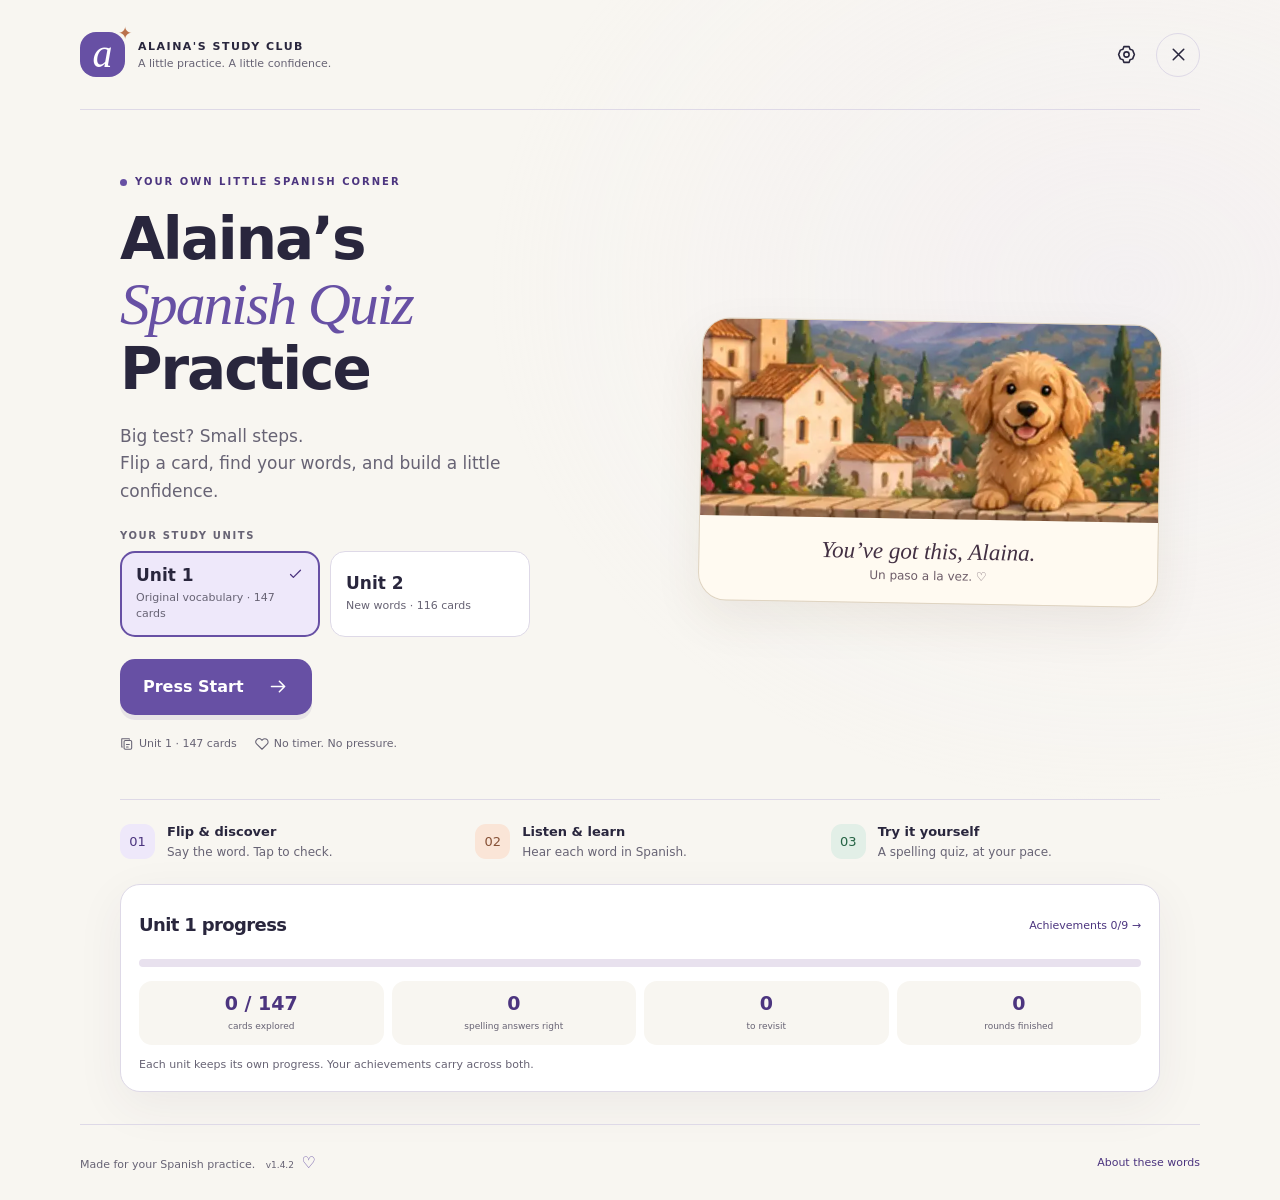
<file: index.html>
<!doctype html>
<html lang="en">
<head>
<meta charset="utf-8">
<meta name="viewport" content="width=device-width, initial-scale=1, viewport-fit=cover">
<meta name="app-version" content="1.4.2">
<meta name="theme-color" content="#f8f6f1">
<meta name="description" content="A little practice, a little confidence. English-to-Spanish flashcards and spelling practice for Units 1 and 2.">
<meta name="apple-mobile-web-app-title" content="Alaina’s Spanish">
<meta name="referrer" content="no-referrer">
<meta name="robots" content="noindex, nofollow">
<meta name="apple-mobile-web-app-capable" content="yes">
<meta name="apple-mobile-web-app-status-bar-style" content="default">
<title>Alaina's Spanish Quiz Practice</title>
<style>:root{--ink:#29263d;--muted:#676374;--paper:#f8f6f1;--purple:#6750a4;--purple-dark:#4c357f;--lavender:#eee8fa;--line:#ded9e7;--peach:#fae5d7;--mint:#e2efe7;--green:#256344;--red:#994440;--amber:#775614;--white:#fff;--radius:24px;--shadow:0 14px 48px #382a5510;font-family:ui-rounded,'Avenir Next','Segoe UI',system-ui,-apple-system,sans-serif;color:var(--ink);background:var(--paper);font-synthesis:none}
*{box-sizing:border-box}body{margin:0;min-width:300px;min-height:100vh;min-height:100dvh;background:radial-gradient(ellipse at 88% 24%,#ede6f259,transparent 40%),var(--paper);-webkit-tap-highlight-color:transparent}button,input,select{font:inherit}button{cursor:pointer;color:inherit}button:disabled{cursor:default;opacity:.44}button,a,input,select{touch-action:manipulation}button{border:0}a{color:var(--purple-dark)}:focus-visible{outline:3px solid var(--purple);outline-offset:4px}button:focus:not(:focus-visible),main:focus{outline:none}button{transition:background .15s,box-shadow .15s,transform .15s}button:not(:disabled):active{transform:translateY(1px)}[hidden]{display:none!important}.sr-only{position:absolute!important;width:1px;height:1px;padding:0;overflow:hidden;clip:rect(0,0,0,0);white-space:nowrap;border:0}.skip-link{position:fixed;top:-100px;left:20px;background:var(--white);padding:15px;z-index:99}.skip-link:focus{top:15px}.site-header{width:min(1120px,calc(100% - 80px));margin:0 auto;min-height:110px;display:flex;align-items:center;justify-content:space-between;gap:12px;border-bottom:1px solid var(--line)}.brand{padding:0;background:none;display:flex;align-items:center;gap:13px;text-align:left}.brand-mark{background:var(--purple);border-radius:16px;width:45px;height:45px;color:#fff;display:block;text-align:center;font:italic 40px/43px Georgia,serif;position:relative}.brand-mark>span{position:absolute;font:17px/1 Georgia;right:-7px;top:-7px;color:#ba714c}.brand-copy{font-size:11px;font-weight:800;letter-spacing:1.5px}.brand-copy>span{display:block;font-size:11px;letter-spacing:0;margin-top:4px;color:var(--muted);font-weight:450}.header-actions{display:flex;gap:8px}.icon-button{height:44px;width:44px;display:inline-flex;align-items:center;justify-content:center;background:none;border:1px solid transparent;border-radius:50%;flex:none}.icon-button:hover{background:var(--lavender)}.close-button{border-color:var(--line)}svg.icon{width:21px;height:21px;display:inline-block;flex-shrink:0;vertical-align:middle;fill:none;stroke:currentColor;stroke-width:1.8;stroke-linecap:round;stroke-linejoin:round}main{width:min(1040px,calc(100% - 80px));margin:0 auto;min-height:calc(100dvh - 197px);padding:40px 0 32px}h1,h2,h3,p{margin-top:0}h1,h2,h3{letter-spacing:-.035em}h1{font-size:58px;line-height:1.1;font-weight:750;margin-bottom:22px}h2{font-size:35px;line-height:1.15;margin-bottom:12px}h3{font-size:20px;margin-bottom:8px}p{line-height:1.6}small{line-height:1.5}.eyebrow{text-transform:uppercase;letter-spacing:2px;font-size:10px;font-weight:800;display:flex;align-items:center;gap:8px;color:var(--purple-dark);margin:0 0 18px}.eyebrow:before{content:'';display:block;width:7px;height:7px;border-radius:50%;background:var(--purple)}.muted{color:var(--muted)}.lead{font-size:17px;color:var(--muted);max-width:390px;margin-bottom:25px}.text-button{background:none;color:var(--purple-dark);font-size:13px;padding:10px 0;text-decoration:none;text-underline-offset:4px;min-height:44px}.text-button:hover{text-decoration:underline}.primary{background:var(--purple);color:#fff;border-radius:15px;padding:16px 23px;min-height:56px;font-weight:700;display:inline-flex;align-items:center;justify-content:center;gap:24px;box-shadow:0 5px 0 #4d3b7d18}.primary:hover{background:var(--purple-dark)}.secondary{background:var(--white);border:1px solid var(--line);border-radius:14px;min-height:50px;padding:13px 20px;font-weight:650;display:inline-flex;align-items:center;justify-content:center;gap:10px}.secondary:hover{background:var(--lavender)}.soft-button{background:var(--lavender);color:var(--purple-dark);border:1px solid transparent;border-radius:12px;padding:11px 15px;min-height:44px;display:inline-flex;justify-content:center;align-items:center;gap:8px;font-size:13px;font-weight:650}.soft-button:hover{border-color:var(--purple)}.pill{font-size:11px;padding:7px 11px;background:var(--lavender);color:var(--purple-dark);border-radius:99px;display:inline-flex;gap:5px;align-items:center;font-weight:700;white-space:nowrap}.pill svg{width:13px;height:13px}.home-hero{display:grid;grid-template-columns:1.12fr 1fr;gap:65px;align-items:center;padding:24px 0 48px}.hero-title .script{font:italic 1.03em/1.1 Georgia,serif;color:var(--purple)}.hero-detail{display:flex;gap:18px;align-items:center;margin-top:22px;font-size:11px;color:var(--muted)}.hero-detail>span{display:flex;align-items:center;gap:5px}.hero-detail svg{width:14px;height:14px}.hero-art{position:relative;padding:28px 10px 34px;align-self:center}.art-orbit{position:absolute;inset:20px -10px 10px;border:1px dashed #d9cddf;border-radius:50%;transform:rotate(-13deg)}.art-card{background:#fff;box-shadow:0 22px 45px #3c2d5120;border:1px solid #e8e0ed;border-radius:24px;width:100%;min-height:286px;padding:35px 26px;display:flex;flex-direction:column;align-items:center;justify-content:center;transform:rotate(-5deg);position:relative;z-index:2}.art-card:before{content:'';position:absolute;inset:4px -8px -10px 8px;border-radius:24px;border:1px solid #cabada;background:#eae1f4;transform:rotate(7deg);z-index:-1}.art-front{position:absolute;inset:0;border-radius:24px;background:#fff;z-index:-1}.art-small{text-transform:uppercase;letter-spacing:2px;font-size:9px;font-weight:750;color:var(--muted)}.art-english{font-size:25px;letter-spacing:-.04em;font-weight:650;margin:18px 0 14px}.art-spanish{font:italic 37px/1.2 Georgia,serif;color:var(--purple);margin-top:16px}.art-divider{width:35px;height:1px;background:var(--line)}.art-audio{background:var(--lavender);border-radius:50%;padding:10px;display:flex;margin-top:16px;color:var(--purple)}.art-sticker{position:absolute;bottom:8px;right:-4px;background:var(--peach);border:1px solid #e9c9b5;color:#815234;padding:12px 19px;border-radius:8px;transform:rotate(8deg);font:italic 19px Georgia,serif;z-index:3}.art-star{position:absolute;color:#b47b50;right:10px;top:0;font-size:44px;z-index:4;transform:rotate(-12deg)}.tiny-star{left:-15px;top:auto;bottom:15px;font-size:28px}.home-bottom{border-top:1px solid var(--line);padding-top:24px;display:grid;grid-template-columns:1fr 1fr 1fr;gap:26px}.step{display:flex;gap:12px}.step-badge{width:35px;height:35px;background:var(--lavender);border-radius:11px;display:flex;align-items:center;justify-content:center;flex-shrink:0;font-size:13px;color:var(--purple-dark)}.step:nth-child(2) .step-badge{background:var(--peach);color:#875237}.step:nth-child(3) .step-badge{background:var(--mint);color:var(--green)}.step strong{display:block;font-size:13px;margin:0 0 4px}.step p{font-size:12px;margin:0;color:var(--muted)}.welcome-progress{display:flex;gap:20px;align-items:center;background:#ffffff80;border:1px solid var(--line);border-radius:15px;margin-top:22px;padding:12px 17px;font-size:12px;color:var(--muted)}.welcome-progress strong{color:var(--purple-dark);font-size:17px;margin-right:5px}.view-top{display:flex;align-items:flex-start;justify-content:space-between;gap:20px;margin-bottom:22px}.view-top .eyebrow{margin-bottom:10px}.view-top h1{font-size:36px;margin-bottom:9px}.view-top p{font-size:14px;color:var(--muted);margin-bottom:0}.mode-grid{display:grid;grid-template-columns:1fr 1fr;gap:17px;margin-bottom:25px}.mode-card{text-align:left;border:1px solid var(--line);background:#fff;border-radius:20px;padding:21px;display:flex;gap:17px;position:relative}.mode-card[aria-pressed=true]{border:2px solid var(--purple);padding:20px;background:#f4f0fc}.mode-icon{width:48px;height:48px;display:flex;align-items:center;justify-content:center;background:var(--lavender);border-radius:13px;color:var(--purple-dark);flex:none}.mode-card:nth-child(2) .mode-icon{background:var(--peach);color:#865439}.mode-number{font-size:9px;letter-spacing:1px;color:var(--muted);font-weight:750;margin-bottom:4px}.mode-card h2{font-size:21px;margin:0 0 6px}.mode-card p{font-size:12px;color:var(--muted);margin:0;max-width:300px}.mode-check{position:absolute;right:14px;top:14px;width:19px;height:19px;border:1px solid var(--line);border-radius:50%;background:#fff}.mode-card[aria-pressed=true] .mode-check{background:var(--purple);border-color:var(--purple)}.mode-check svg{width:15px;height:15px;display:block;color:#fff;margin:1px}.setup-panel{background:#fff;border:1px solid var(--line);border-radius:20px;padding:23px}.section-label{display:flex;align-items:center;justify-content:space-between;gap:8px;margin-bottom:13px}.section-label h2{font-size:16px;letter-spacing:-.02em;margin:0}.section-label .text-button{font-size:11px;min-height:32px;padding:6px}.topic-grid{display:grid;grid-template-columns:repeat(3,1fr);gap:9px}.topic{display:flex;align-items:center;gap:10px;padding:12px;min-height:65px;border:1px solid #e7e3ed;border-radius:12px;cursor:pointer;position:relative}.topic:has(input:checked){background:#f6f3fd;border-color:#b8a6d6}.topic input{appearance:none;width:17px;height:17px;flex:none;border:1px solid #b0a6bf;border-radius:5px;margin:0}.topic input:checked{background:var(--purple);border-color:var(--purple);box-shadow:inset 0 0 0 3px #f6f3fd}.topic label{cursor:pointer}.topic-label{font-size:12px;font-weight:650;line-height:1.25}.topic-label small{font-size:10px;font-weight:400;display:block;color:var(--muted);margin-top:3px}.topic-count{margin-left:auto;font-size:11px;color:var(--muted)}.setup-options{margin-top:22px;padding-top:18px;border-top:1px solid var(--line);display:flex;flex-wrap:wrap;align-items:center;justify-content:space-between;gap:18px}.round-length{display:flex;align-items:center;gap:12px}.round-label{font-size:12px;font-weight:650}.segmented{display:flex;border:1px solid var(--line);padding:3px;border-radius:12px;background:var(--paper)}.segmented button{background:none;border-radius:8px;min-width:49px;min-height:38px;font-size:12px;font-weight:650}.segmented button[aria-pressed=true]{background:var(--white);color:var(--purple-dark);box-shadow:0 2px 5px #382a5516}.review-toggle{display:flex;gap:9px;align-items:center;font-size:12px;cursor:pointer}.review-toggle input{accent-color:var(--purple);width:17px;height:17px}.review-toggle small{display:block;font-size:10px;color:var(--muted)}.setup-bottom{display:flex;align-items:center;justify-content:space-between;gap:25px;margin-top:19px}.setup-bottom p{font-size:11px;color:var(--muted);margin:0;max-width:390px}.setup-bottom .primary{min-width:244px;font-size:14px}.error-inline{font-size:13px;color:var(--red);margin:12px 0 0}.practice{width:min(650px,100%);margin:0 auto}.practice-top{display:flex;align-items:center;justify-content:space-between;gap:8px;margin:0 0 15px}.practice-top .text-button{font-size:12px}.practice-top h1{font-size:18px;margin:0;letter-spacing:-.025em}.practice-progress-label{display:flex;align-items:center;justify-content:space-between;font-size:11px;color:var(--muted);margin-bottom:9px}.progress-track{height:5px;border-radius:10px;background:#e6deee;overflow:hidden;margin-bottom:22px}.progress-track>span{display:block;height:100%;background:var(--purple);transition:width .3s}.card-meta{display:flex;justify-content:space-between;align-items:center;gap:8px;margin-bottom:13px}.card-meta .quiet{font-size:11px;color:var(--muted)}.flash-card{display:block;perspective:1200px;width:100%;background:none;border:0;padding:0;text-align:center;border-radius:24px;height:285px}.flip-inner{display:block;width:100%;height:100%;position:relative;transform-style:preserve-3d;transition:transform .4s cubic-bezier(.2,.7,.2,1)}.flash-card.flipped .flip-inner{transform:rotateY(180deg)}.card-face{position:absolute;inset:0;backface-visibility:hidden;-webkit-backface-visibility:hidden;background:#fff;border:1px solid var(--line);border-radius:24px;box-shadow:var(--shadow);padding:25px;display:flex;flex-direction:column;align-items:center;justify-content:center;gap:15px}.card-face.back{background:#f1ebfa;border-color:#cdbbdf;transform:rotateY(180deg)}.card-language{font-size:10px;letter-spacing:2px;color:var(--muted);font-weight:750}.card-word{font-size:38px;font-weight:700;line-height:1.2;letter-spacing:-.035em;overflow-wrap:anywhere;max-width:100%}.card-word.long{font-size:27px}.card-word.es{font-family:Georgia,serif;font-weight:500;color:var(--purple-dark);font-size:39px;letter-spacing:-.025em}.card-word.es.long{font-size:29px}.card-word.es.very-long{font-size:25px}.card-forms{display:flex;flex-direction:column;gap:9px;max-width:100%}.card-form-join{font:11px/1.1 system-ui;color:var(--muted);letter-spacing:0}.number-caption{font-size:18px;color:var(--muted)}.tap-hint{font-size:11px;color:var(--muted);margin-top:7px;display:flex;gap:7px;align-items:center}.tap-hint .icon{width:14px;height:14px}.flash-under{min-height:124px;padding:17px 0 10px}.audio-group{display:flex;flex-wrap:wrap;gap:8px;align-items:center;justify-content:center}.audio-button{background:#fff;border:1px solid var(--line);border-radius:50px;padding:10px 15px;min-height:43px;display:inline-flex;align-items:center;gap:8px;font-size:12px;font-weight:650}.audio-button:hover{background:var(--lavender);border-color:#bfaad8}.audio-button .icon{width:17px;height:17px}.study-note{font-size:11px;color:var(--muted);text-align:center;margin:10px 8px 0;line-height:1.5}.before-flip{display:flex;justify-content:center;align-items:center;min-height:84px;font-size:13px;color:var(--muted)}.rate-actions{display:grid;grid-template-columns:1fr 1fr;gap:12px}.rate-actions button{min-height:53px;display:flex;align-items:center;justify-content:center;gap:8px;font-size:14px}.got-it{background:var(--purple);color:#fff;border-radius:14px;font-weight:700}.got-it:hover{background:var(--purple-dark)}.practice-bottom{text-align:center;margin-top:10px;font-size:11px;color:var(--muted)}.practice-bottom .text-button{font-size:11px}.quiz-card{background:#fff;border:1px solid var(--line);border-radius:24px;padding:25px;box-shadow:var(--shadow)}.quiz-prompt{text-align:center;padding:10px 0 23px}.quiz-prompt .card-language{display:block;margin-bottom:15px}.quiz-prompt .card-word{font-size:33px}.quiz-prompt .card-word.long{font-size:26px}.quiz-prompt .number-caption{margin-top:10px}.answer-label{display:block;font-size:12px;font-weight:700;margin-bottom:9px}.answer-input{background:#faf9fc;border:1px solid #b9adc9;border-radius:13px;padding:15px 16px;font-size:20px;width:100%;min-height:60px;color:var(--ink)}.answer-input:focus{outline:2px solid var(--purple);outline-offset:1px}.answer-input:disabled{opacity:1;color:var(--ink);-webkit-text-fill-color:var(--ink)}.answer-input.is-correct{border-color:var(--green);background:#edf5ef}.answer-input.is-wrong{border-color:#bb8a64;background:#fff8f0}.accent-keys{display:flex;gap:7px;margin-top:12px;flex-wrap:wrap}.accent-key{min-height:39px;min-width:39px;padding:6px 11px;border-radius:9px;border:1px solid var(--line);background:var(--white);font-weight:650;font-size:16px;color:var(--purple-dark)}.accent-key:hover{background:var(--lavender)}.answer-hint{font-size:11px;color:var(--muted);margin:12px 0 0;line-height:1.5}.quiz-submit{display:flex;margin-top:20px;width:100%;font-size:15px}.feedback{border-radius:14px;background:#fff3e4;border:1px solid #ebd3b2;padding:16px;margin-top:18px}.feedback.correct{background:#eaf4ed;border-color:#c8dfce}.feedback-heading{display:flex;align-items:center;gap:8px;font-size:15px;font-weight:750;margin-bottom:7px;color:var(--amber)}.feedback.correct .feedback-heading{color:var(--green)}.feedback p{font-size:12px;margin-bottom:8px}.feedback-answer{font-size:21px!important;line-height:1.4!important;font-weight:650;color:var(--ink);overflow-wrap:anywhere}.feedback .audio-group{justify-content:flex-start}.feedback .study-note{text-align:left;margin-left:0}.quiz-skip{text-align:center}.quiz-skip button{font-size:12px}.results{width:min(730px,100%);margin:0 auto}.results-hero{text-align:center;margin-bottom:27px}.results-emblem{display:inline-flex;align-items:center;justify-content:center;width:62px;height:62px;background:var(--peach);border-radius:20px;color:#9a633d;font-size:35px;margin-bottom:15px;transform:rotate(-7deg)}.results-hero h1{font-size:37px;margin:0 0 10px}.results-hero p{font-size:14px;color:var(--muted);max-width:450px;margin:0 auto}.result-stats{display:grid;grid-template-columns:1fr 1fr;gap:14px;margin-bottom:21px}.stat-tile{background:#fff;border:1px solid var(--line);border-radius:17px;padding:20px;text-align:center}.stat-tile strong{display:block;font-size:32px;letter-spacing:-.05em;color:var(--purple-dark)}.stat-tile small{font-size:11px;color:var(--muted)}.result-actions{display:flex;flex-wrap:wrap;gap:10px;justify-content:center}.result-actions button{font-size:13px}.review-list{margin-top:27px}.review-list h2{font-size:18px}.review-row{border-bottom:1px solid var(--line);padding:14px 0;display:flex;justify-content:space-between;gap:12px;align-items:flex-start}.review-row:last-child{border:0}.review-row h3{font-size:14px;letter-spacing:0;margin:0 0 5px}.review-row p{font-size:12px;margin:2px 0;color:var(--muted)}.review-row .correct-answer{color:var(--purple-dark);font-weight:650}.review-row .icon-button{background:#fff;border:1px solid var(--line)}.wordlist-tools{display:flex;gap:12px;align-items:center;margin-bottom:20px}.word-search{font-size:16px;border:1px solid var(--line);border-radius:13px;background:#fff;padding:14px 16px;min-height:49px;width:100%;color:var(--ink)}.word-filter{font-size:13px;border:1px solid var(--line);background:#fff;border-radius:12px;padding:12px;min-height:49px;max-width:200px}.wordlist-meta{font-size:12px;color:var(--muted);margin-bottom:8px}.word-row{display:grid;grid-template-columns:1fr 1.4fr;gap:15px;border-bottom:1px solid var(--line);padding:16px 0;align-items:start}.word-row h2{font-size:16px;margin:3px 0 6px;letter-spacing:-.02em}.word-row .word-category{font-size:10px;color:var(--muted)}.word-forms{display:flex;flex-direction:column;gap:6px}.word-form{display:flex;align-items:center;justify-content:space-between;gap:8px;font-size:16px}.word-form .icon-button{width:36px;height:36px;background:#fff;border:1px solid var(--line)}.word-form .icon{width:16px;height:16px}.word-row-note{grid-column:1/-1;font-size:11px;color:var(--muted);margin:0}.empty-state{border:1px dashed var(--line);padding:35px;text-align:center;border-radius:18px;color:var(--muted);font-size:14px}.site-footer{width:min(1120px,calc(100% - 80px));margin:0 auto;border-top:1px solid var(--line);display:flex;align-items:center;justify-content:space-between;min-height:75px;gap:12px;font-size:11px;color:var(--muted);padding:10px 0 max(10px,env(safe-area-inset-bottom))}.site-footer .text-button{font-size:11px}.footer-heart{font-size:16px;color:var(--purple);margin-left:4px}dialog{border:1px solid var(--line);border-radius:24px;padding:27px;max-width:550px;width:calc(100% - 32px);max-height:85dvh;color:var(--ink);background:#fff;box-shadow:0 24px 80px #23173929}dialog::backdrop{background:#30233a66;backdrop-filter:blur(4px)}.modal-top{display:flex;justify-content:space-between;align-items:center;margin-bottom:18px;gap:12px}.modal-top h2{font-size:25px;margin:0}.modal-top .icon-button{background:var(--paper)}.modal-body p{font-size:13px;color:var(--muted)}.modal-body h3{font-size:16px;margin-top:20px}.modal-actions{display:flex;gap:10px;justify-content:flex-end;margin-top:21px}.modal-actions button{font-size:13px}.setting-label{display:block;font-size:13px;font-weight:700;margin:19px 0 8px}.setting-select{width:100%;font-size:15px;padding:13px 10px;border:1px solid var(--line);border-radius:12px;background:var(--paper);color:var(--ink)}.settings-help{font-size:11px!important;margin:8px 0 10px}.settings-test{margin-top:12px}.danger-text{color:var(--red)}.source-link{display:inline-block;font-size:12px;line-height:1.6;margin-right:10px}.coverage-table{width:100%;font-size:12px;border-collapse:collapse;margin:15px 0}.coverage-table td{border-bottom:1px solid var(--line);padding:9px 0}.coverage-table td:last-child{text-align:right;font-weight:650}.coverage-table tr:last-child td{border-bottom:0;font-weight:750}.toast{position:fixed;bottom:max(22px,env(safe-area-inset-bottom));left:50%;transform:translateX(-50%);background:var(--ink);color:#fff;font-size:13px;line-height:1.5;padding:14px 21px;border-radius:15px;width:max-content;max-width:calc(100% - 35px);box-shadow:0 10px 35px #0002;z-index:15}.noscript{position:fixed;inset:25% 10%;background:white;padding:30px;border:2px solid var(--purple);border-radius:18px}.appear{animation:appear .25s ease-out}@keyframes appear{from{opacity:0;transform:translateY(5px)}to{opacity:1;transform:translateY(0)}}
@media(min-width:1400px){main{padding-top:60px}.home-hero{padding-top:35px;padding-bottom:70px}}
@media(max-width:850px){.site-header,.site-footer{width:calc(100% - 44px)}main{width:calc(100% - 44px);padding-top:30px}.home-hero{gap:32px}h1{font-size:48px}.art-english{font-size:22px}.art-spanish{font-size:31px}.topic-grid{grid-template-columns:1fr 1fr}.topic-label{font-size:13px}.mode-card{padding:18px;gap:12px}.mode-card[aria-pressed=true]{padding:17px}.mode-card h2{font-size:19px}.setup-bottom .primary{min-width:210px}}
@media(max-width:590px){.site-header{min-height:87px;width:calc(100% - 36px)}.brand-copy{font-size:9px;letter-spacing:1px}.brand-copy>span{font-size:9px;max-width:143px;line-height:1.4}.brand-mark{width:38px;height:38px;border-radius:13px;font-size:33px;line-height:37px}.brand{gap:10px}.header-actions{gap:2px}.icon-button{width:40px;height:40px}main{width:calc(100% - 36px);padding:27px 0 24px;min-height:calc(100dvh - 160px)}.home-hero{grid-template-columns:1fr;gap:15px;padding:9px 0 31px;text-align:center}.home-hero .eyebrow{justify-content:center}.hero-title{font-size:44px;line-height:1.06;margin-bottom:18px}.hero-title .script{display:inline}.lead{font-size:14px;max-width:285px;margin:0 auto 20px;line-height:1.65}.home-hero .primary{width:100%;max-width:315px;gap:70px}.hero-detail{justify-content:center;margin-top:17px;gap:19px;font-size:10px}.hero-art{width:250px;max-width:90%;margin:8px auto 0;padding:15px 8px 22px}.art-card{min-height:191px;border-radius:18px;padding:18px}.art-card:before,.art-front{border-radius:18px}.art-small{font-size:8px}.art-english{font-size:20px;margin:10px 0}.art-spanish{font-size:29px;margin-top:10px}.art-audio{padding:7px;margin-top:11px}.art-audio svg{width:16px;height:16px}.art-sticker{font-size:15px;right:-14px;bottom:0;padding:9px 14px}.art-star{font-size:32px;right:-2px;top:-8px}.tiny-star{font-size:23px;top:auto;left:-12px;bottom:17px}.art-orbit{inset:7px -15px 0}.home-bottom{gap:12px;padding-top:20px}.step{display:block;text-align:center}.step-badge{margin:0 auto 8px;width:30px;height:30px}.step strong{font-size:11px}.step p{font-size:10px;line-height:1.5}.welcome-progress{gap:12px;font-size:10px;justify-content:center;padding:10px}.welcome-progress strong{font-size:15px;margin-right:3px}.view-top{gap:10px;margin-bottom:19px}.view-top h1{font-size:29px}.view-top p{font-size:12px;line-height:1.5}.view-top .text-button{font-size:11px;white-space:nowrap}.eyebrow{font-size:9px;margin-bottom:13px}.mode-grid{gap:10px;margin-bottom:18px}.mode-card{display:block;padding:16px}.mode-card[aria-pressed=true]{padding:15px}.mode-icon{width:35px;height:35px;border-radius:10px;margin-bottom:12px}.mode-icon svg{width:19px;height:19px}.mode-number{font-size:8px}.mode-card h2{font-size:18px;margin-bottom:7px}.mode-card p{font-size:11px;line-height:1.5}.mode-check{width:16px;height:16px;right:12px;top:12px}.mode-check svg{width:12px;height:12px}.setup-panel{padding:16px;border-radius:17px}.section-label h2{font-size:14px}.topic-grid{gap:8px}.topic{padding:10px 8px;gap:7px;min-height:59px}.topic input{width:15px;height:15px}.topic-label{font-size:11px}.topic-label small{font-size:9px;line-height:1.3}.topic-count{font-size:10px}.setup-options{margin-top:17px;padding-top:15px;gap:15px}.round-label{font-size:11px}.round-length{gap:10px}.segmented button{min-width:42px;min-height:35px;font-size:11px}.review-toggle{font-size:11px}.setup-bottom{flex-direction:column-reverse;gap:13px;margin-top:17px;text-align:center}.setup-bottom .primary{width:100%;font-size:14px}.setup-bottom p{font-size:10px;line-height:1.5;max-width:310px}.practice-top h1{font-size:16px}.practice-top .text-button{font-size:11px}.practice-progress-label{font-size:10px}.progress-track{margin-bottom:18px}.card-meta .quiet{font-size:10px}.pill{font-size:10px}.flash-card{height:263px}.card-face{padding:20px;gap:14px}.card-word{font-size:33px}.card-word.long{font-size:25px}.card-word.es{font-size:34px}.card-word.es.long{font-size:26px}.card-word.es.very-long{font-size:23px}.flash-under{min-height:120px}.audio-button{font-size:11px;padding:9px 12px}.rate-actions{gap:9px}.rate-actions button{font-size:13px;min-height:50px}.study-note{font-size:10px}.practice-bottom{font-size:10px}.quiz-card{padding:20px 17px}.quiz-prompt{padding-top:4px;padding-bottom:23px}.quiz-prompt .card-word{font-size:30px}.quiz-prompt .card-word.long{font-size:24px}.answer-input{font-size:18px;padding:14px;min-height:55px}.accent-keys{gap:6px}.accent-key{min-width:36px;min-height:38px;padding:6px 10px}.answer-hint{font-size:10px}.feedback{padding:13px}.feedback-answer{font-size:18px!important}.feedback p{font-size:11px}.result-stats{gap:11px}.stat-tile{padding:17px 12px}.stat-tile strong{font-size:28px}.results-hero h1{font-size:30px}.results-hero p{font-size:13px}.result-actions{gap:9px}.result-actions .primary{width:100%;font-size:13px}.result-actions .secondary{flex:1;font-size:12px;padding:12px}.review-row h3{font-size:13px}.review-row p{font-size:11px}.wordlist-tools{flex-direction:column;gap:8px;align-items:stretch}.word-filter{width:100%;max-width:none}.word-row{grid-template-columns:1fr 1.4fr;gap:8px}.word-row h2{font-size:13px}.word-form{font-size:14px}.word-row-note{font-size:10px}.word-form .icon-button{width:35px;height:35px}.site-footer{width:calc(100% - 36px);font-size:9px;min-height:70px;gap:8px}.site-footer .text-button{font-size:10px;white-space:nowrap}.footer-heart{font-size:13px;margin-left:1px}dialog{padding:20px}.modal-top h2{font-size:22px}.modal-body p{font-size:12px}.modal-actions .primary,.modal-actions .secondary{font-size:12px;padding:12px 15px}.toast{font-size:12px;padding:12px 16px}}
@media(max-width:355px){.brand-copy>span{display:none}.hero-title{font-size:39px}.mode-card h2{font-size:16px}.topic-label{font-size:10px}.topic-label small{display:none}.accent-key{min-width:32px;padding:6px 8px}.topic-count{display:none}.site-footer>span{max-width:140px}.card-word.es.very-long{font-size:21px}.view-top h1{font-size:26px}}
@media(prefers-reduced-motion:reduce){*,*:before,*:after{scroll-behavior:auto!important;transition:none!important;animation:none!important}.flip-inner{transition:none!important}}
@media(max-width:355px){.art-orbit{inset:12px -7px 4px}}
@media(min-width:591px) and (max-width:850px){.art-orbit{inset:40px 18px 35px;transform:rotate(-8deg)}}
@media(min-width:591px) and (max-width:1100px){.hero-art{margin-right:26px;min-width:0}.home-hero{grid-template-columns:minmax(0,1.12fr) minmax(0,1fr)}}

/* Generated illustration; live HTML carries all names and learning text. */
.scene-art{margin:0!important;padding:0!important;width:100%;max-width:100%;border:1px solid #dfd4c1;border-radius:28px;overflow:hidden;background:#eee4d6;box-shadow:0 18px 48px #573d1914;transform:rotate(1deg)}
.courtyard-art{display:block;width:100%;height:auto;object-fit:cover}
.scene-art figcaption{display:flex;flex-direction:column;gap:4px;padding:20px;text-align:center;background:#fffaf1;color:#433043}
.scene-art figcaption>span:first-child{font-family:Georgia,serif;font-size:23px;font-style:italic}
.scene-art figcaption>span:last-child{font-size:12px;color:#6d5c68}
@media(max-width:590px){.scene-art{max-width:338px;margin:9px auto 0!important;border-radius:20px;transform:none}.scene-art figcaption{padding:13px}.scene-art figcaption>span:first-child{font-size:20px}.scene-art figcaption>span:last-child{font-size:11px}.hero-title{font-size:42px}.hero-detail{gap:14px}}
/* Comfortable touch areas, including accented letters and audio controls. */
@media(pointer:coarse){.icon-button,.word-form .icon-button{min-width:44px;min-height:44px}.accent-key{min-height:44px;min-width:38px;padding:8px 9px}.segmented button{min-height:44px}.text-button{min-height:44px}.setting-select{font-size:16px}}
@media(max-width:355px){.accent-key{min-width:32px;padding-left:6px;padding-right:6px}.accent-keys{gap:5px}}

/* Progress dashboard and achievements */
.progress-card{margin-top:22px;background:#fff;border:1px solid var(--line);border-radius:20px;padding:18px;box-shadow:var(--shadow)}
.progress-card-top{display:flex;justify-content:space-between;align-items:center;gap:12px;margin-bottom:12px}.progress-card-top h2{font-size:18px;margin:0}.progress-card-top .text-button{font-size:11px}
.progress-meter{height:8px;background:#e8e1ee;border-radius:99px;overflow:hidden}.progress-meter>span{display:block;height:100%;background:linear-gradient(90deg,var(--purple),#9d83cf);border-radius:99px}
.progress-grid{display:grid;grid-template-columns:repeat(4,1fr);gap:8px;margin-top:14px}.progress-mini{background:var(--paper);border-radius:13px;padding:11px;text-align:center}.progress-mini strong{display:block;font-size:20px;color:var(--purple-dark)}.progress-mini small{font-size:9px;color:var(--muted)}
.badge-grid{display:grid;grid-template-columns:1fr 1fr;gap:10px}.badge-card{border:1px solid var(--line);border-radius:15px;padding:13px;display:flex;gap:11px;align-items:flex-start}.badge-card.locked{opacity:.5;background:#faf9fb}.badge-icon{width:38px;height:38px;border-radius:12px;background:var(--lavender);display:grid;place-items:center;font-size:20px;flex:none}.badge-card.unlocked .badge-icon{background:#fff0cf}.badge-card strong{display:block;font-size:13px}.badge-card small{display:block;color:var(--muted);font-size:10px;margin-top:4px;line-height:1.4}
@media(max-width:590px){.progress-card{padding:14px}.progress-grid{grid-template-columns:1fr 1fr}.badge-grid{grid-template-columns:1fr}}

/* Listen & Spell keeps the answer out of the visual and accessible prompt. */
.mode-grid{grid-template-columns:repeat(3,minmax(0,1fr))}.mode-card:nth-child(3) .mode-icon{background:var(--mint);color:var(--green)}
.listen-prompt{text-align:center;padding:5px 0 18px}.listen-emblem{display:flex;justify-content:center;align-items:center;width:68px;height:68px;background:var(--mint);color:var(--green);border-radius:22px;margin:17px auto 14px}.listen-emblem .icon{width:31px;height:31px}.listen-prompt h2{font-size:25px;margin-bottom:6px}.listen-prompt p{font-size:12px;color:var(--muted);margin-bottom:12px}.listen-play{min-width:210px;min-height:50px}.listen-prompt .listen-status{margin:12px 0 0;min-height:20px;font-size:12px}.listen-prompt .listen-error{color:var(--red);margin:10px 0 0;font-size:12px}.listen-play:disabled{opacity:.65}
@media(max-width:590px){.mode-grid{grid-template-columns:1fr 1fr}.mode-card:nth-child(3){grid-column:1/-1;display:flex;gap:14px;align-items:center}.mode-card:nth-child(3) .mode-icon{margin-bottom:0}.mode-card:nth-child(3)>div{padding-right:9px}.listen-prompt h2{font-size:23px}}
/* Unit navigation stays outside the quiz to protect unfinished rounds. */
.unit-picker{margin:18px 0 22px;text-align:left}.unit-picker-label{font-size:10px;font-weight:800;letter-spacing:1.6px;color:var(--muted);margin-bottom:10px}.unit-choices{display:grid;grid-template-columns:1fr 1fr;gap:10px}.unit-choice{text-align:left;min-width:0;min-height:76px;padding:13px 15px;border:1px solid var(--line);border-radius:15px;background:#fff}.unit-choice[aria-pressed=true]{background:var(--lavender);border:2px solid var(--purple);padding:12px 14px}.unit-choice strong{display:flex;align-items:center;justify-content:space-between;gap:8px;font-size:17px}.unit-choice small{display:block;font-size:11px;color:var(--muted);margin-top:5px;line-height:1.5}.unit-choice .icon{width:17px;height:17px;color:var(--purple-dark)}.unit-save-note{margin:12px 0 0;font-size:11px;line-height:1.5;color:var(--muted)}.topic-extra-note{font-size:11px;color:var(--muted);line-height:1.5;margin:13px 0 0}.unit-current{font-size:10px;font-weight:750;color:var(--purple-dark);margin:10px 0}.app-version{font-size:9px;color:var(--muted);margin-left:7px;white-space:nowrap}.topic:has(input[data-extra=true]){border-style:dashed}.home-hero .unit-picker{max-width:410px}.progress-mini strong{font-size:19px}.progress-card-top{flex-wrap:wrap}
@media(max-width:590px){.home-hero .unit-picker{margin:18px auto;max-width:338px}.unit-choice{padding:12px;min-height:76px}.unit-choice[aria-pressed=true]{padding:11px}.unit-choice small{font-size:10px}.unit-save-note{font-size:10px}.unit-picker{margin-top:0}.site-footer{flex-wrap:wrap}.unit-current{font-size:10px}}

/* Neutral reveals are not spelling errors. */
.feedback.skipped{background:var(--lavender);border-color:var(--line)}
.feedback.skipped .feedback-heading{color:var(--purple-dark)}
.answer-input.is-skipped{background:var(--paper);border-color:var(--line)}
.result-breakdown{display:flex;gap:10px 18px;flex-wrap:wrap;font-size:12px;line-height:1.6;margin:12px 0 20px;color:var(--muted)}
.quiz-skip .text-button{min-height:44px}
</style>
</head>
<body>
<a class="skip-link" href="#main">Skip to practice</a>
<header class="site-header">
  <button class="brand" id="brand-home" aria-label="Alaina's Spanish practice home"><span class="brand-mark" aria-hidden="true">a<span>✦</span></span><span class="brand-copy">ALAINA'S STUDY CLUB<span>A little practice. A little confidence.</span></span></button>
  <nav class="header-actions" aria-label="App controls"><button class="icon-button" id="open-settings" aria-label="Settings" title="Settings"></button><button class="icon-button close-button" id="close-app" aria-label="Close practice" title="Close practice"></button></nav>
</header>
<main id="main" tabindex="-1"></main>
<footer class="site-footer"><span>Made for your Spanish practice. <span class="app-version">v1.4.2</span> <span class="footer-heart" aria-hidden="true">♡</span></span><button class="text-button" id="open-about">About these words</button></footer>
<div id="announcer" class="sr-only" aria-live="polite" aria-atomic="true"></div>
<div id="toast" class="toast" role="status" hidden></div>
<dialog id="modal" aria-labelledby="modal-title"></dialog>
<noscript><div class="noscript">This practice app needs JavaScript. Please open it in Safari, Chrome, Edge, or Firefox with JavaScript enabled.</div></noscript>
<script id="vocabulary-data" type="application/json">{"version":2,"title":"Alaina's Spanish Quiz Practice","source":"Reporteros 1 Revised Edition · supplied vocabulary photos","categories":[{"id":"numbers","name":"Numbers","spanish":"Los números","symbol":"123","description":"1–50, then 60, 70, 80, 90, 100","count":55},{"id":"personal","name":"Personal information","spanish":"Los datos personales","symbol":"Aa","description":"Names, age, birthday & more","count":7},{"id":"greetings","name":"Greetings","spanish":"Los saludos","symbol":"¡!","description":"Greet, kiss, shake hands & hug","count":4},{"id":"courtesy","name":"Courtesy & titles","spanish":"La cortesía y los títulos","symbol":"Sr.","description":"Nice to meet you & polite titles","count":5},{"id":"occupations","name":"Occupations","spanish":"Las ocupaciones","symbol":"✎","description":"People & what they do","count":13},{"id":"nationalities","name":"Nationalities","spanish":"Las nacionalidades","symbol":"◎","description":"All 35 on your sheets","count":35},{"id":"languages","name":"Languages","spanish":"Los idiomas","symbol":"ab","description":"All 28 on your sheets","count":28},{"id":"u2-greetings","name":"Greetings & goodbyes","spanish":"Saludos y despedidas","symbol":"✦","description":"16 expressions, grouped by meaning","unit":"unit2","supplemental":false,"count":13},{"id":"u2-days","name":"Days of the week","spanish":"Los días de la semana","symbol":"✦","description":"All 7 days, including their accents","unit":"unit2","supplemental":false,"count":7},{"id":"u2-numbers","name":"Numbers 0–31","spanish":"Los números","symbol":"✦","description":"32 number cards; includes cero","unit":"unit2","supplemental":false,"count":32},{"id":"u2-months","name":"Months","spanish":"Los meses","symbol":"✦","description":"All 12 months","unit":"unit2","supplemental":false,"count":12},{"id":"u2-seasons","name":"Seasons","spanish":"Las estaciones","symbol":"✦","description":"Winter, spring, summer & fall","unit":"unit2","supplemental":false,"count":4},{"id":"u2-weather","name":"Weather","spanish":"El tiempo","symbol":"✦","description":"10 conditions + llover and nevar","unit":"unit2","supplemental":false,"count":12},{"id":"u2-classroom","name":"Classroom objects","spanish":"En el salón de clase","symbol":"✦","description":"All 9 pictured objects","unit":"unit2","supplemental":false,"count":9},{"id":"u2-places","name":"Places","spanish":"Los lugares","symbol":"◎","description":"Neighborhood, capital, city, state, country & town","unit":"unit2","supplemental":false,"count":6,"introduced":"1.4.1"},{"id":"u2-origin","name":"Origin","spanish":"El origen","symbol":"Aa","description":"The printed Mexican-origin sentence","unit":"unit2","supplemental":false,"count":1,"introduced":"1.4.1"},{"id":"u2-phrases","name":"Extra: dates & phrases","spanish":"Fechas y preguntas","symbol":"✦","description":"Optional: visible questions and sentence starters","unit":"unit2","supplemental":true,"count":12},{"id":"u2-map","name":"Extra: map labels","spanish":"Los hemisferios","symbol":"✦","description":"Optional: hemispheres, equator & oceans","unit":"unit2","supplemental":true,"count":8}],"cards":[{"id":"number-1","category":"numbers","en":"one","forms":["uno"],"source":"photo-3","note":"","number":1},{"id":"number-2","category":"numbers","en":"two","forms":["dos"],"source":"photo-3","note":"","number":2},{"id":"number-3","category":"numbers","en":"three","forms":["tres"],"source":"photo-3","note":"","number":3},{"id":"number-4","category":"numbers","en":"four","forms":["cuatro"],"source":"photo-3","note":"","number":4},{"id":"number-5","category":"numbers","en":"five","forms":["cinco"],"source":"photo-3","note":"","number":5},{"id":"number-6","category":"numbers","en":"six","forms":["seis"],"source":"photo-3","note":"","number":6},{"id":"number-7","category":"numbers","en":"seven","forms":["siete"],"source":"photo-3","note":"","number":7},{"id":"number-8","category":"numbers","en":"eight","forms":["ocho"],"source":"photo-3","note":"","number":8},{"id":"number-9","category":"numbers","en":"nine","forms":["nueve"],"source":"photo-3","note":"","number":9},{"id":"number-10","category":"numbers","en":"ten","forms":["diez"],"source":"photo-3","note":"","number":10},{"id":"number-11","category":"numbers","en":"eleven","forms":["once"],"source":"photo-3","note":"","number":11},{"id":"number-12","category":"numbers","en":"twelve","forms":["doce"],"source":"photo-3","note":"","number":12},{"id":"number-13","category":"numbers","en":"thirteen","forms":["trece"],"source":"photo-3","note":"","number":13},{"id":"number-14","category":"numbers","en":"fourteen","forms":["catorce"],"source":"photo-3","note":"","number":14},{"id":"number-15","category":"numbers","en":"fifteen","forms":["quince"],"source":"photo-3","note":"","number":15},{"id":"number-16","category":"numbers","en":"sixteen","forms":["dieciséis"],"source":"photo-3","note":"Write this number as one word.","number":16},{"id":"number-17","category":"numbers","en":"seventeen","forms":["diecisiete"],"source":"photo-3","note":"Write this number as one word.","number":17},{"id":"number-18","category":"numbers","en":"eighteen","forms":["dieciocho"],"source":"photo-3","note":"Write this number as one word.","number":18},{"id":"number-19","category":"numbers","en":"nineteen","forms":["diecinueve"],"source":"photo-3","note":"Write this number as one word.","number":19},{"id":"number-20","category":"numbers","en":"twenty","forms":["veinte"],"source":"photo-3","note":"Write this number as one word.","number":20},{"id":"number-21","category":"numbers","en":"twenty-one","forms":["veintiuno"],"source":"photo-3","note":"Write this number as one word.","number":21},{"id":"number-22","category":"numbers","en":"twenty-two","forms":["veintidós"],"source":"photo-3","note":"Write this number as one word.","number":22},{"id":"number-23","category":"numbers","en":"twenty-three","forms":["veintitrés"],"source":"photo-3","note":"Write this number as one word.","number":23},{"id":"number-24","category":"numbers","en":"twenty-four","forms":["veinticuatro"],"source":"photo-3","note":"Write this number as one word.","number":24},{"id":"number-25","category":"numbers","en":"twenty-five","forms":["veinticinco"],"source":"photo-3","note":"Write this number as one word.","number":25},{"id":"number-26","category":"numbers","en":"twenty-six","forms":["veintiséis"],"source":"photo-3","note":"Write this number as one word.","number":26},{"id":"number-27","category":"numbers","en":"twenty-seven","forms":["veintisiete"],"source":"photo-3","note":"Write this number as one word.","number":27},{"id":"number-28","category":"numbers","en":"twenty-eight","forms":["veintiocho"],"source":"photo-3","note":"Write this number as one word.","number":28},{"id":"number-29","category":"numbers","en":"twenty-nine","forms":["veintinueve"],"source":"photo-3","note":"Write this number as one word.","number":29},{"id":"number-30","category":"numbers","en":"thirty","forms":["treinta"],"source":"photo-3","note":"","number":30},{"id":"number-31","category":"numbers","en":"thirty-one","forms":["treinta y uno"],"source":"photo-2","note":"Use y between the tens and ones.","number":31},{"id":"number-32","category":"numbers","en":"thirty-two","forms":["treinta y dos"],"source":"photo-2","note":"Use y between the tens and ones.","number":32},{"id":"number-33","category":"numbers","en":"thirty-three","forms":["treinta y tres"],"source":"photo-2","note":"Use y between the tens and ones.","number":33},{"id":"number-34","category":"numbers","en":"thirty-four","forms":["treinta y cuatro"],"source":"photo-2","note":"Use y between the tens and ones.","number":34},{"id":"number-35","category":"numbers","en":"thirty-five","forms":["treinta y cinco"],"source":"photo-2","note":"Use y between the tens and ones.","number":35},{"id":"number-36","category":"numbers","en":"thirty-six","forms":["treinta y seis"],"source":"photo-2","note":"Use y between the tens and ones.","number":36},{"id":"number-37","category":"numbers","en":"thirty-seven","forms":["treinta y siete"],"source":"photo-2","note":"Use y between the tens and ones.","number":37},{"id":"number-38","category":"numbers","en":"thirty-eight","forms":["treinta y ocho"],"source":"photo-2","note":"Use y between the tens and ones.","number":38},{"id":"number-39","category":"numbers","en":"thirty-nine","forms":["treinta y nueve"],"source":"photo-2","note":"Use y between the tens and ones.","number":39},{"id":"number-40","category":"numbers","en":"forty","forms":["cuarenta"],"source":"photo-2","note":"","number":40},{"id":"number-41","category":"numbers","en":"forty-one","forms":["cuarenta y uno"],"source":"photo-2","note":"Use y between the tens and ones.","number":41},{"id":"number-42","category":"numbers","en":"forty-two","forms":["cuarenta y dos"],"source":"photo-2","note":"Use y between the tens and ones.","number":42},{"id":"number-43","category":"numbers","en":"forty-three","forms":["cuarenta y tres"],"source":"photo-2","note":"Use y between the tens and ones.","number":43},{"id":"number-44","category":"numbers","en":"forty-four","forms":["cuarenta y cuatro"],"source":"photo-2","note":"Use y between the tens and ones.","number":44},{"id":"number-45","category":"numbers","en":"forty-five","forms":["cuarenta y cinco"],"source":"photo-2","note":"Use y between the tens and ones.","number":45},{"id":"number-46","category":"numbers","en":"forty-six","forms":["cuarenta y seis"],"source":"photo-2","note":"Use y between the tens and ones.","number":46},{"id":"number-47","category":"numbers","en":"forty-seven","forms":["cuarenta y siete"],"source":"photo-2","note":"Use y between the tens and ones.","number":47},{"id":"number-48","category":"numbers","en":"forty-eight","forms":["cuarenta y ocho"],"source":"photo-2","note":"Use y between the tens and ones.","number":48},{"id":"number-49","category":"numbers","en":"forty-nine","forms":["cuarenta y nueve"],"source":"photo-2","note":"Use y between the tens and ones.","number":49},{"id":"number-50","category":"numbers","en":"fifty","forms":["cincuenta"],"source":"photo-2","note":"","number":50},{"id":"number-60","category":"numbers","en":"sixty","forms":["sesenta"],"source":"photo-2","note":"","number":60},{"id":"number-70","category":"numbers","en":"seventy","forms":["setenta"],"source":"photo-2","note":"","number":70},{"id":"number-80","category":"numbers","en":"eighty","forms":["ochenta"],"source":"photo-2","note":"","number":80},{"id":"number-90","category":"numbers","en":"ninety","forms":["noventa"],"source":"photo-2","note":"","number":90},{"id":"number-100","category":"numbers","en":"one hundred","forms":["cien"],"source":"photo-2","note":"","number":100},{"id":"personal-name","category":"personal","en":"name","forms":["el nombre"],"source":"photo-2","note":""},{"id":"personal-age","category":"personal","en":"age","forms":["la edad"],"source":"photo-2","note":""},{"id":"personal-country","category":"personal","en":"country","forms":["el país"],"source":"photo-2","note":""},{"id":"personal-occupation","category":"personal","en":"occupation","forms":["la ocupación"],"source":"photo-2","note":""},{"id":"personal-email","category":"personal","en":"email","forms":["el correo electrónico"],"source":"photo-2","note":""},{"id":"personal-phone","category":"personal","en":"telephone number","forms":["el número de teléfono"],"source":"photo-2","note":""},{"id":"personal-birthday","category":"personal","en":"birthday","forms":["el cumpleaños"],"source":"photo-2","note":""},{"id":"greeting-greet","category":"greetings","en":"to greet","forms":["saludar"],"source":"photo-1","note":""},{"id":"greeting-kiss","category":"greetings","en":"to kiss","forms":["dar un beso"],"source":"photo-1","note":""},{"id":"greeting-shake-hands","category":"greetings","en":"to shake hands","forms":["dar un apretón de manos"],"source":"photo-1","note":""},{"id":"greeting-hug","category":"greetings","en":"to hug","forms":["dar un abrazo"],"source":"photo-1","note":""},{"id":"courtesy-nice-to-meet","category":"courtesy","en":"Nice to meet you","forms":["encantado","encantada","mucho gusto"],"source":"photo-1","note":"Any one of these three answers works. Encantado / encantada describes the speaker; mucho gusto does not change."},{"id":"courtesy-mr","category":"courtesy","en":"Mr. Rodríguez","forms":["el señor Rodríguez"],"source":"photo-1","note":"Keep the accent in Rodríguez. The article el is optional in this quiz."},{"id":"courtesy-mrs","category":"courtesy","en":"Mrs. Martínez","forms":["la señora Martínez"],"source":"photo-1","note":"Keep the accent in Martínez. The article la is optional in this quiz."},{"id":"courtesy-miss","category":"courtesy","en":"Miss Rivera","forms":["la señorita Rivera"],"source":"photo-1","note":""},{"id":"courtesy-don-dona","category":"courtesy","en":"Mrs. Ana and Mr. Roberto","forms":["doña Ana y don Roberto"],"source":"photo-1","note":"Use the respectful first-name titles from your sheet: doña and don. Doña is a courtesy title, not a statement of marital status."},{"id":"job-actor","category":"occupations","en":"actor / actress","forms":["el actor","la actriz"],"source":"photo-1","note":"Either form is accepted. Articles are optional; when included, they must match the noun."},{"id":"job-astronaut","category":"occupations","en":"astronaut","forms":["el astronauta","la astronauta"],"source":"photo-1","note":"Either form is accepted. Articles are optional; when included, they must match the noun."},{"id":"job-singer","category":"occupations","en":"singer","forms":["el cantante","la cantante"],"source":"photo-1","note":"Either form is accepted. Articles are optional; when included, they must match the noun."},{"id":"job-chef","category":"occupations","en":"chef","forms":["el cocinero","la cocinera"],"source":"photo-1","note":"Either form is accepted. Articles are optional; when included, they must match the noun."},{"id":"job-athlete","category":"occupations","en":"athlete","forms":["el deportista","la deportista"],"source":"photo-1","note":"Either form is accepted. Articles are optional; when included, they must match the noun."},{"id":"job-director","category":"occupations","en":"director","forms":["el director","la directora"],"source":"photo-1","note":"Either form is accepted. Articles are optional; when included, they must match the noun."},{"id":"job-doctor","category":"occupations","en":"doctor","forms":["el doctor","la doctora"],"source":"photo-1","note":"Either form is accepted. Articles are optional; when included, they must match the noun."},{"id":"job-writer","category":"occupations","en":"writer","forms":["el escritor","la escritora"],"source":"photo-1","note":"Either form is accepted. Articles are optional; when included, they must match the noun."},{"id":"job-student","category":"occupations","en":"student","forms":["el estudiante","la estudiante"],"source":"photo-1","note":"Either form is accepted. Articles are optional; when included, they must match the noun."},{"id":"job-photographer","category":"occupations","en":"photographer","forms":["el fotógrafo","la fotógrafa"],"source":"photo-1","note":"Either form is accepted. Articles are optional; when included, they must match the noun."},{"id":"job-judge","category":"occupations","en":"judge","forms":["el juez","la jueza"],"source":"photo-1","note":"Either form is accepted. Articles are optional; when included, they must match the noun.","alternatives":["la juez"]},{"id":"job-journalist","category":"occupations","en":"journalist","forms":["el periodista","la periodista"],"source":"photo-1","note":"Either form is accepted. Articles are optional; when included, they must match the noun."},{"id":"job-teacher","category":"occupations","en":"teacher","forms":["el profesor","la profesora"],"source":"photo-1","note":"Either form is accepted. Articles are optional; when included, they must match the noun."},{"id":"nationality-spanish","category":"nationalities","en":"Spanish","forms":["español","española"],"source":"photo-1","note":"Either the masculine or feminine form is accepted."},{"id":"nationality-equatorial-guinean","category":"nationalities","en":"Equatorial Guinean","forms":["guineano","guineana"],"source":"photo-5","note":"Your sheet uses guineano / guineana, which the RAE also accepts for Equatorial Guinea. Ecuatoguineano / ecuatoguineana is more specific and is also accepted.","alternatives":["ecuatoguineano","ecuatoguineana"]},{"id":"nationality-cuban","category":"nationalities","en":"Cuban","forms":["cubano","cubana"],"source":"photo-5","note":"Either the masculine or feminine form is accepted."},{"id":"nationality-dominican","category":"nationalities","en":"Dominican","forms":["dominicano","dominicana"],"source":"photo-5","note":"Either the masculine or feminine form is accepted."},{"id":"nationality-puerto-rican","category":"nationalities","en":"Puerto Rican","forms":["puertorriqueño","puertorriqueña"],"source":"photo-5","note":"Either the masculine or feminine form is accepted."},{"id":"nationality-canadian","category":"nationalities","en":"Canadian","forms":["canadiense"],"source":"photo-5","note":"This nationality has the same form for masculine and feminine."},{"id":"nationality-american","category":"nationalities","en":"American (from the United States)","forms":["estadounidense"],"source":"photo-5","note":"This nationality has the same form for masculine and feminine."},{"id":"nationality-mexican","category":"nationalities","en":"Mexican","forms":["mexicano","mexicana"],"source":"photo-5","note":"Either the masculine or feminine form is accepted."},{"id":"nationality-costa-rican","category":"nationalities","en":"Costa Rican","forms":["costarricense"],"source":"photo-5","note":"This nationality has the same form for masculine and feminine."},{"id":"nationality-guatemalan","category":"nationalities","en":"Guatemalan","forms":["guatemalteco","guatemalteca"],"source":"photo-5","note":"Either the masculine or feminine form is accepted."},{"id":"nationality-honduran","category":"nationalities","en":"Honduran","forms":["hondureño","hondureña"],"source":"photo-5","note":"Either the masculine or feminine form is accepted."},{"id":"nationality-nicaraguan","category":"nationalities","en":"Nicaraguan","forms":["nicaragüense"],"source":"photo-5","note":"This nationality has the same form for masculine and feminine. Keep the two dots on ü."},{"id":"nationality-panamanian","category":"nationalities","en":"Panamanian","forms":["panameño","panameña"],"source":"photo-5","note":"Either the masculine or feminine form is accepted."},{"id":"nationality-salvadoran","category":"nationalities","en":"Salvadoran","forms":["salvadoreño","salvadoreña"],"source":"photo-5","note":"Either the masculine or feminine form is accepted."},{"id":"nationality-argentinian","category":"nationalities","en":"Argentinian","forms":["argentino","argentina"],"source":"photo-5","note":"Either the masculine or feminine form is accepted."},{"id":"nationality-bolivian","category":"nationalities","en":"Bolivian","forms":["boliviano","boliviana"],"source":"photo-5","note":"Either the masculine or feminine form is accepted."},{"id":"nationality-chilean","category":"nationalities","en":"Chilean","forms":["chileno","chilena"],"source":"photo-5","note":"Either the masculine or feminine form is accepted."},{"id":"nationality-colombian","category":"nationalities","en":"Colombian","forms":["colombiano","colombiana"],"source":"photo-5","note":"Either the masculine or feminine form is accepted."},{"id":"nationality-ecuadorian","category":"nationalities","en":"Ecuadorian","forms":["ecuatoriano","ecuatoriana"],"source":"photo-5","note":"Either the masculine or feminine form is accepted."},{"id":"nationality-peruvian","category":"nationalities","en":"Peruvian","forms":["peruano","peruana"],"source":"photo-5","note":"Either the masculine or feminine form is accepted."},{"id":"nationality-paraguayan","category":"nationalities","en":"Paraguayan","forms":["paraguayo","paraguaya"],"source":"photo-5","note":"Either the masculine or feminine form is accepted."},{"id":"nationality-uruguayan","category":"nationalities","en":"Uruguayan","forms":["uruguayo","uruguaya"],"source":"photo-5","note":"Either the masculine or feminine form is accepted."},{"id":"nationality-venezuelan","category":"nationalities","en":"Venezuelan","forms":["venezolano","venezolana"],"source":"photo-5","note":"Either the masculine or feminine form is accepted."},{"id":"nationality-german","category":"nationalities","en":"German","forms":["alemán","alemana"],"source":"photo-5","note":"Either the masculine or feminine form is accepted."},{"id":"nationality-australian","category":"nationalities","en":"Australian","forms":["australiano","australiana"],"source":"photo-5","note":"Either the masculine or feminine form is accepted."},{"id":"nationality-brazilian","category":"nationalities","en":"Brazilian","forms":["brasileño","brasileña"],"source":"photo-5","note":"Either the masculine or feminine form is accepted."},{"id":"nationality-british","category":"nationalities","en":"British","forms":["británico","británica"],"source":"photo-5","note":"Either the masculine or feminine form is accepted."},{"id":"nationality-chinese","category":"nationalities","en":"Chinese","forms":["chino","china"],"source":"photo-5","note":"Either the masculine or feminine form is accepted."},{"id":"nationality-french","category":"nationalities","en":"French","forms":["francés","francesa"],"source":"photo-4","note":"Either the masculine or feminine form is accepted."},{"id":"nationality-irish","category":"nationalities","en":"Irish","forms":["irlandés","irlandesa"],"source":"photo-4","note":"Either the masculine or feminine form is accepted."},{"id":"nationality-italian","category":"nationalities","en":"Italian","forms":["italiano","italiana"],"source":"photo-4","note":"Either the masculine or feminine form is accepted."},{"id":"nationality-japanese","category":"nationalities","en":"Japanese","forms":["japonés","japonesa"],"source":"photo-4","note":"Either the masculine or feminine form is accepted."},{"id":"nationality-nigerian","category":"nationalities","en":"Nigerian","forms":["nigeriano","nigeriana"],"source":"photo-4","note":"Either the masculine or feminine form is accepted."},{"id":"nationality-polish","category":"nationalities","en":"Polish","forms":["polaco","polaca"],"source":"photo-4","note":"Either the masculine or feminine form is accepted."},{"id":"nationality-russian","category":"nationalities","en":"Russian","forms":["ruso","rusa"],"source":"photo-4","note":"Either the masculine or feminine form is accepted."},{"id":"language-german","category":"languages","en":"German (language)","forms":["el alemán"],"source":"photo-4","note":"This card asks for the language, not a nationality. The article el is optional."},{"id":"language-arabic","category":"languages","en":"Arabic (language)","forms":["el árabe"],"source":"photo-4","note":"This card asks for the language, not a nationality. The article el is optional."},{"id":"language-aymara","category":"languages","en":"Aymara (language)","forms":["el aymara"],"source":"photo-4","note":"Your worksheet spells this el aymara. The RAE recommends el aimara in Spanish. Both spellings are accepted here; check which your teacher expects.","alternatives":["el aimara"]},{"id":"language-chinese","category":"languages","en":"Chinese (language)","forms":["el chino"],"source":"photo-4","note":"This card asks for the language, not a nationality. The article el is optional."},{"id":"language-korean","category":"languages","en":"Korean (language)","forms":["el coreano"],"source":"photo-4","note":"This card asks for the language, not a nationality. The article el is optional."},{"id":"language-catalan","category":"languages","en":"Catalan (language)","forms":["el catalán"],"source":"photo-4","note":"This card asks for the language, not a nationality. The article el is optional."},{"id":"language-spanish","category":"languages","en":"Spanish (language)","forms":["el español"],"source":"photo-4","note":"This card asks for the language, not a nationality. The article el is optional."},{"id":"language-french","category":"languages","en":"French (language)","forms":["el francés"],"source":"photo-4","note":"This card asks for the language, not a nationality. The article el is optional."},{"id":"language-galician","category":"languages","en":"Galician (language)","forms":["el gallego"],"source":"photo-4","note":"This card asks for the language, not a nationality. The article el is optional."},{"id":"language-greek","category":"languages","en":"Greek (language)","forms":["el griego"],"source":"photo-4","note":"This card asks for the language, not a nationality. The article el is optional."},{"id":"language-guarani","category":"languages","en":"Guaraní (language)","forms":["el guaraní"],"source":"photo-4","note":"This card asks for the language, not a nationality. The article el is optional."},{"id":"language-hindi","category":"languages","en":"Hindi (language)","forms":["el hindi"],"source":"photo-4","note":"This card asks for the language, not a nationality. The article el is optional."},{"id":"language-hebrew","category":"languages","en":"Hebrew (language)","forms":["el hebreo"],"source":"photo-4","note":"This card asks for the language, not a nationality. The article el is optional."},{"id":"language-dutch","category":"languages","en":"Dutch (language)","forms":["el holandés"],"source":"photo-4","note":"This card asks for the language, not a nationality. The article el is optional."},{"id":"language-english","category":"languages","en":"English (language)","forms":["el inglés"],"source":"photo-4","note":"This card asks for the language, not a nationality. The article el is optional."},{"id":"language-italian","category":"languages","en":"Italian (language)","forms":["el italiano"],"source":"photo-4","note":"This card asks for the language, not a nationality. The article el is optional."},{"id":"language-japanese","category":"languages","en":"Japanese (language)","forms":["el japonés"],"source":"photo-4","note":"This card asks for the language, not a nationality. The article el is optional."},{"id":"language-lakota","category":"languages","en":"Lakota (language)","forms":["el lakota"],"source":"photo-4","note":"This card asks for the language, not a nationality. The article el is optional."},{"id":"language-nahuatl","category":"languages","en":"Nahuatl (language)","forms":["el náhuatl"],"source":"photo-4","note":"This card asks for the language, not a nationality. The article el is optional."},{"id":"language-navajo","category":"languages","en":"Navajo (language)","forms":["el navajo"],"source":"photo-4","note":"This card asks for the language, not a nationality. The article el is optional."},{"id":"language-polish","category":"languages","en":"Polish (language)","forms":["el polaco"],"source":"photo-4","note":"This card asks for the language, not a nationality. The article el is optional."},{"id":"language-portuguese","category":"languages","en":"Portuguese (language)","forms":["el portugués"],"source":"photo-4","note":"This card asks for the language, not a nationality. The article el is optional."},{"id":"language-quechua","category":"languages","en":"Quechua (language)","forms":["el quechua"],"source":"photo-4","note":"This card asks for the language, not a nationality. The article el is optional."},{"id":"language-russian","category":"languages","en":"Russian (language)","forms":["el ruso"],"source":"photo-4","note":"This card asks for the language, not a nationality. The article el is optional."},{"id":"language-tagalog","category":"languages","en":"Tagalog (language)","forms":["el tagalo"],"source":"photo-4","note":"This card asks for the language, not a nationality. The article el is optional."},{"id":"language-thai","category":"languages","en":"Thai (language)","forms":["el tailandés"],"source":"photo-4","note":"This card asks for the language, not a nationality. The article el is optional."},{"id":"language-vietnamese","category":"languages","en":"Vietnamese (language)","forms":["el vietnamita"],"source":"photo-4","note":"This card asks for the language, not a nationality. The article el is optional."},{"id":"language-basque","category":"languages","en":"Basque (language)","forms":["el vasco"],"source":"photo-4","note":"This card asks for the language, not a nationality. The article el is optional."},{"id":"u2-hello","category":"u2-greetings","en":"Hello","forms":["¡Hola!"],"source":"IMG_2355.jpeg","note":"Punctuation is optional in this practice quiz; accent marks still count.","punctuationOptional":true},{"id":"u2-how-are-you","category":"u2-greetings","en":"How are you?","forms":["¿Qué tal?","¿Cómo estás?"],"source":"IMG_2355.jpeg","note":"Punctuation is optional in this practice quiz; accent marks still count.","punctuationOptional":true},{"id":"u2-how-going","category":"u2-greetings","en":"How is it going?","forms":["¿Cómo te va?"],"source":"IMG_2355.jpeg","note":"Punctuation is optional in this practice quiz; accent marks still count.","punctuationOptional":true},{"id":"u2-fine-and-you","category":"u2-greetings","en":"I’m fine, and you?","forms":["Bien, ¿y tú?"],"source":"IMG_2355.jpeg","note":"Punctuation is optional in this practice quiz; accent marks still count.","punctuationOptional":true},{"id":"u2-fine-thanks","category":"u2-greetings","en":"I’m fine, thanks.","forms":["Bien, gracias."],"source":"IMG_2355.jpeg","note":"Punctuation is optional in this practice quiz; accent marks still count.","punctuationOptional":true},{"id":"u2-life","category":"u2-greetings","en":"How’s life treating you?","forms":["¿Qué es de tu vida?"],"source":"IMG_2355.jpeg","note":"Punctuation is optional in this practice quiz; accent marks still count.","punctuationOptional":true},{"id":"u2-morning","category":"u2-greetings","en":"Good morning","forms":["Buenos días."],"source":"IMG_2355.jpeg","note":"Punctuation is optional in this practice quiz; accent marks still count.","punctuationOptional":true},{"id":"u2-afternoon","category":"u2-greetings","en":"Good afternoon","forms":["Buenas tardes."],"source":"IMG_2355.jpeg","note":"Punctuation is optional in this practice quiz; accent marks still count.","punctuationOptional":true},{"id":"u2-night","category":"u2-greetings","en":"Good evening / Good night","forms":["Buenas noches."],"source":"IMG_2355.jpeg","note":"Punctuation is optional in this practice quiz; accent marks still count.","punctuationOptional":true},{"id":"u2-goodbye","category":"u2-greetings","en":"Goodbye","forms":["¡Adiós!","¡Chao!"],"source":"IMG_2355.jpeg","note":"Punctuation is optional in this practice quiz; accent marks still count.","punctuationOptional":true},{"id":"u2-tomorrow","category":"u2-greetings","en":"See you tomorrow","forms":["¡Hasta mañana!"],"source":"IMG_2355.jpeg","note":"Punctuation is optional in this practice quiz; accent marks still count.","punctuationOptional":true},{"id":"u2-soon","category":"u2-greetings","en":"See you soon","forms":["¡Hasta pronto!"],"source":"IMG_2355.jpeg","note":"Punctuation is optional in this practice quiz; accent marks still count.","punctuationOptional":true},{"id":"u2-later","category":"u2-greetings","en":"See you later","forms":["¡Hasta luego!","¡Nos vemos!"],"source":"IMG_2355.jpeg","note":"Punctuation is optional in this practice quiz; accent marks still count.","punctuationOptional":true},{"id":"u2-day-monday","category":"u2-days","en":"Monday","forms":["el lunes"],"source":"IMG_2356.jpeg","note":"Days are lowercase in Spanish. The article el is optional here.","punctuationOptional":true},{"id":"u2-day-tuesday","category":"u2-days","en":"Tuesday","forms":["el martes"],"source":"IMG_2356.jpeg","note":"Days are lowercase in Spanish. The article el is optional here.","punctuationOptional":true},{"id":"u2-day-wednesday","category":"u2-days","en":"Wednesday","forms":["el miércoles"],"source":"IMG_2356.jpeg","note":"Days are lowercase in Spanish. The article el is optional here.","punctuationOptional":true},{"id":"u2-day-thursday","category":"u2-days","en":"Thursday","forms":["el jueves"],"source":"IMG_2356.jpeg","note":"Days are lowercase in Spanish. The article el is optional here.","punctuationOptional":true},{"id":"u2-day-friday","category":"u2-days","en":"Friday","forms":["el viernes"],"source":"IMG_2356.jpeg","note":"Days are lowercase in Spanish. The article el is optional here.","punctuationOptional":true},{"id":"u2-day-saturday","category":"u2-days","en":"Saturday","forms":["el sábado"],"source":"IMG_2356.jpeg","note":"Days are lowercase in Spanish. The article el is optional here.","punctuationOptional":true},{"id":"u2-day-sunday","category":"u2-days","en":"Sunday","forms":["el domingo"],"source":"IMG_2356.jpeg","note":"Days are lowercase in Spanish. The article el is optional here.","punctuationOptional":true},{"id":"u2-number-0","category":"u2-numbers","en":"zero","forms":["cero"],"source":"IMG_2356.jpeg","note":"","punctuationOptional":true,"number":0},{"id":"u2-number-1","category":"u2-numbers","en":"one","forms":["uno"],"source":"IMG_2356.jpeg","note":"","punctuationOptional":true,"number":1},{"id":"u2-number-2","category":"u2-numbers","en":"two","forms":["dos"],"source":"IMG_2356.jpeg","note":"","punctuationOptional":true,"number":2},{"id":"u2-number-3","category":"u2-numbers","en":"three","forms":["tres"],"source":"IMG_2356.jpeg","note":"","punctuationOptional":true,"number":3},{"id":"u2-number-4","category":"u2-numbers","en":"four","forms":["cuatro"],"source":"IMG_2356.jpeg","note":"","punctuationOptional":true,"number":4},{"id":"u2-number-5","category":"u2-numbers","en":"five","forms":["cinco"],"source":"IMG_2356.jpeg","note":"","punctuationOptional":true,"number":5},{"id":"u2-number-6","category":"u2-numbers","en":"six","forms":["seis"],"source":"IMG_2356.jpeg","note":"","punctuationOptional":true,"number":6},{"id":"u2-number-7","category":"u2-numbers","en":"seven","forms":["siete"],"source":"IMG_2356.jpeg","note":"","punctuationOptional":true,"number":7},{"id":"u2-number-8","category":"u2-numbers","en":"eight","forms":["ocho"],"source":"IMG_2356.jpeg","note":"","punctuationOptional":true,"number":8},{"id":"u2-number-9","category":"u2-numbers","en":"nine","forms":["nueve"],"source":"IMG_2356.jpeg","note":"","punctuationOptional":true,"number":9},{"id":"u2-number-10","category":"u2-numbers","en":"ten","forms":["diez"],"source":"IMG_2356.jpeg","note":"","punctuationOptional":true,"number":10},{"id":"u2-number-11","category":"u2-numbers","en":"eleven","forms":["once"],"source":"IMG_2356.jpeg","note":"","punctuationOptional":true,"number":11},{"id":"u2-number-12","category":"u2-numbers","en":"twelve","forms":["doce"],"source":"IMG_2356.jpeg","note":"","punctuationOptional":true,"number":12},{"id":"u2-number-13","category":"u2-numbers","en":"thirteen","forms":["trece"],"source":"IMG_2356.jpeg","note":"","punctuationOptional":true,"number":13},{"id":"u2-number-14","category":"u2-numbers","en":"fourteen","forms":["catorce"],"source":"IMG_2356.jpeg","note":"","punctuationOptional":true,"number":14},{"id":"u2-number-15","category":"u2-numbers","en":"fifteen","forms":["quince"],"source":"IMG_2356.jpeg","note":"","punctuationOptional":true,"number":15},{"id":"u2-number-16","category":"u2-numbers","en":"sixteen","forms":["dieciséis"],"source":"IMG_2356.jpeg","note":"Write this number as one word.","punctuationOptional":true,"number":16},{"id":"u2-number-17","category":"u2-numbers","en":"seventeen","forms":["diecisiete"],"source":"IMG_2356.jpeg","note":"Write this number as one word.","punctuationOptional":true,"number":17},{"id":"u2-number-18","category":"u2-numbers","en":"eighteen","forms":["dieciocho"],"source":"IMG_2356.jpeg","note":"Write this number as one word.","punctuationOptional":true,"number":18},{"id":"u2-number-19","category":"u2-numbers","en":"nineteen","forms":["diecinueve"],"source":"IMG_2356.jpeg","note":"Write this number as one word.","punctuationOptional":true,"number":19},{"id":"u2-number-20","category":"u2-numbers","en":"twenty","forms":["veinte"],"source":"IMG_2356.jpeg","note":"Write this number as one word.","punctuationOptional":true,"number":20},{"id":"u2-number-21","category":"u2-numbers","en":"twenty-one (forms on the page)","forms":["veintiuno","veintiuna","veintiún"],"source":"IMG_2356.jpeg","note":"The page lists three forms: veintiuno when counting, veintiuna before a feminine noun, and veintiún before a masculine noun. Choose one in the spelling quiz; in Listen & Spell, write the exact form spoken.","punctuationOptional":true,"number":21},{"id":"u2-number-22","category":"u2-numbers","en":"twenty-two","forms":["veintidós"],"source":"IMG_2356.jpeg","note":"Write this number as one word.","punctuationOptional":true,"number":22},{"id":"u2-number-23","category":"u2-numbers","en":"twenty-three","forms":["veintitrés"],"source":"IMG_2356.jpeg","note":"Write this number as one word.","punctuationOptional":true,"number":23},{"id":"u2-number-24","category":"u2-numbers","en":"twenty-four","forms":["veinticuatro"],"source":"IMG_2356.jpeg","note":"Write this number as one word.","punctuationOptional":true,"number":24},{"id":"u2-number-25","category":"u2-numbers","en":"twenty-five","forms":["veinticinco"],"source":"IMG_2356.jpeg","note":"Write this number as one word.","punctuationOptional":true,"number":25},{"id":"u2-number-26","category":"u2-numbers","en":"twenty-six","forms":["veintiséis"],"source":"IMG_2356.jpeg","note":"Write this number as one word.","punctuationOptional":true,"number":26},{"id":"u2-number-27","category":"u2-numbers","en":"twenty-seven","forms":["veintisiete"],"source":"IMG_2356.jpeg","note":"Write this number as one word.","punctuationOptional":true,"number":27},{"id":"u2-number-28","category":"u2-numbers","en":"twenty-eight","forms":["veintiocho"],"source":"IMG_2356.jpeg","note":"Write this number as one word.","punctuationOptional":true,"number":28},{"id":"u2-number-29","category":"u2-numbers","en":"twenty-nine","forms":["veintinueve"],"source":"IMG_2356.jpeg","note":"Write this number as one word.","punctuationOptional":true,"number":29},{"id":"u2-number-30","category":"u2-numbers","en":"thirty","forms":["treinta"],"source":"IMG_2356.jpeg","note":"","punctuationOptional":true,"number":30},{"id":"u2-number-31","category":"u2-numbers","en":"thirty-one","forms":["treinta y uno"],"source":"IMG_2356.jpeg","note":"Use y between the tens and ones.","punctuationOptional":true,"number":31},{"id":"u2-month-january","category":"u2-months","en":"January","forms":["enero"],"source":"IMG_2357.jpeg","note":"Months are lowercase in Spanish.","punctuationOptional":true},{"id":"u2-month-february","category":"u2-months","en":"February","forms":["febrero"],"source":"IMG_2357.jpeg","note":"Months are lowercase in Spanish.","punctuationOptional":true},{"id":"u2-month-march","category":"u2-months","en":"March","forms":["marzo"],"source":"IMG_2357.jpeg","note":"Months are lowercase in Spanish.","punctuationOptional":true},{"id":"u2-month-april","category":"u2-months","en":"April","forms":["abril"],"source":"IMG_2357.jpeg","note":"Months are lowercase in Spanish.","punctuationOptional":true},{"id":"u2-month-may","category":"u2-months","en":"May","forms":["mayo"],"source":"IMG_2357.jpeg","note":"Months are lowercase in Spanish.","punctuationOptional":true},{"id":"u2-month-june","category":"u2-months","en":"June","forms":["junio"],"source":"IMG_2357.jpeg","note":"Months are lowercase in Spanish.","punctuationOptional":true},{"id":"u2-month-july","category":"u2-months","en":"July","forms":["julio"],"source":"IMG_2357.jpeg","note":"Months are lowercase in Spanish.","punctuationOptional":true},{"id":"u2-month-august","category":"u2-months","en":"August","forms":["agosto"],"source":"IMG_2357.jpeg","note":"Months are lowercase in Spanish.","punctuationOptional":true},{"id":"u2-month-september","category":"u2-months","en":"September","forms":["septiembre"],"source":"IMG_2357.jpeg","note":"Months are lowercase in Spanish.","punctuationOptional":true},{"id":"u2-month-october","category":"u2-months","en":"October","forms":["octubre"],"source":"IMG_2357.jpeg","note":"Months are lowercase in Spanish.","punctuationOptional":true},{"id":"u2-month-november","category":"u2-months","en":"November","forms":["noviembre"],"source":"IMG_2357.jpeg","note":"Months are lowercase in Spanish.","punctuationOptional":true},{"id":"u2-month-december","category":"u2-months","en":"December","forms":["diciembre"],"source":"IMG_2357.jpeg","note":"Months are lowercase in Spanish.","punctuationOptional":true},{"id":"u2-winter","category":"u2-seasons","en":"winter","forms":["el invierno"],"source":"IMG_2359.jpeg","note":"","punctuationOptional":true},{"id":"u2-spring","category":"u2-seasons","en":"spring","forms":["la primavera"],"source":"IMG_2359.jpeg","note":"","punctuationOptional":true},{"id":"u2-summer","category":"u2-seasons","en":"summer","forms":["el verano"],"source":"IMG_2359.jpeg","note":"","punctuationOptional":true},{"id":"u2-fall","category":"u2-seasons","en":"fall / autumn","forms":["el otoño"],"source":"IMG_2359.jpeg","note":"","punctuationOptional":true},{"id":"u2-good-weather","category":"u2-weather","en":"The weather is nice.","forms":["Hace buen tiempo."],"source":"IMG_2358.jpeg","note":"Use the phrase from the page. Punctuation is optional; frío and está keep their accents.","punctuationOptional":true},{"id":"u2-bad-weather","category":"u2-weather","en":"The weather is bad.","forms":["Hace mal tiempo."],"source":"IMG_2358.jpeg","note":"Use the phrase from the page. Punctuation is optional; frío and está keep their accents.","punctuationOptional":true},{"id":"u2-hot","category":"u2-weather","en":"It is hot.","forms":["Hace calor."],"source":"IMG_2358.jpeg","note":"Use the phrase from the page. Punctuation is optional; frío and está keep their accents.","punctuationOptional":true},{"id":"u2-cold","category":"u2-weather","en":"It is cold.","forms":["Hace frío."],"source":"IMG_2358.jpeg","note":"Use the phrase from the page. Punctuation is optional; frío and está keep their accents.","punctuationOptional":true},{"id":"u2-sunny","category":"u2-weather","en":"It is sunny.","forms":["Hace sol.","Está soleado."],"source":"IMG_2358.jpeg","note":"Use the phrase from the page. Punctuation is optional; frío and está keep their accents.","punctuationOptional":true},{"id":"u2-snowing","category":"u2-weather","en":"It is snowing.","forms":["Está nevando."],"source":"IMG_2358.jpeg","note":"Use the phrase from the page. Punctuation is optional; frío and está keep their accents.","punctuationOptional":true},{"id":"u2-clear","category":"u2-weather","en":"The sky is clear.","forms":["Está despejado."],"source":"IMG_2358.jpeg","note":"Use the phrase from the page. Punctuation is optional; frío and está keep their accents.","punctuationOptional":true},{"id":"u2-cloudy","category":"u2-weather","en":"It is cloudy.","forms":["Está nublado."],"source":"IMG_2358.jpeg","note":"Use the phrase from the page. Punctuation is optional; frío and está keep their accents.","punctuationOptional":true},{"id":"u2-windy","category":"u2-weather","en":"It is windy.","forms":["Hace viento.","Está ventoso."],"source":"IMG_2358.jpeg","note":"Use the phrase from the page. Punctuation is optional; frío and está keep their accents.","punctuationOptional":true},{"id":"u2-raining","category":"u2-weather","en":"It is raining.","forms":["Está lloviendo."],"source":"IMG_2358.jpeg","note":"Use the phrase from the page. Punctuation is optional; frío and está keep their accents.","punctuationOptional":true},{"id":"u2-to-snow","category":"u2-weather","en":"to snow","forms":["nevar"],"source":"IMG_2358.jpeg","note":"This is the infinitive printed in parentheses, not the complete weather sentence.","punctuationOptional":true},{"id":"u2-to-rain","category":"u2-weather","en":"to rain","forms":["llover"],"source":"IMG_2358.jpeg","note":"This is the infinitive printed in parentheses, not the complete weather sentence.","punctuationOptional":true},{"id":"u2-pen","category":"u2-classroom","en":"pen","forms":["el bolígrafo"],"source":"IMG_2360.jpeg","note":"Use the word pictured on the page. The matching article is optional in this quiz.","punctuationOptional":true},{"id":"u2-notebook","category":"u2-classroom","en":"notebook","forms":["el cuaderno"],"source":"IMG_2360.jpeg","note":"Use the word pictured on the page. The matching article is optional in this quiz.","punctuationOptional":true},{"id":"u2-pencil-case","category":"u2-classroom","en":"pencil case","forms":["el estuche"],"source":"IMG_2360.jpeg","note":"Use the word pictured on the page. The matching article is optional in this quiz.","punctuationOptional":true},{"id":"u2-eraser","category":"u2-classroom","en":"eraser","forms":["la goma"],"source":"IMG_2360.jpeg","note":"Use the word pictured on the page. The matching article is optional in this quiz.","punctuationOptional":true},{"id":"u2-pencil","category":"u2-classroom","en":"pencil","forms":["el lápiz"],"source":"IMG_2360.jpeg","note":"Use the word pictured on the page. The matching article is optional in this quiz.","punctuationOptional":true},{"id":"u2-book","category":"u2-classroom","en":"book","forms":["el libro"],"source":"IMG_2360.jpeg","note":"Use the word pictured on the page. The matching article is optional in this quiz.","punctuationOptional":true},{"id":"u2-marker","category":"u2-classroom","en":"marker / highlighter","forms":["el marcador"],"source":"IMG_2360.jpeg","note":"Use the word pictured on the page. The matching article is optional in this quiz.","punctuationOptional":true},{"id":"u2-backpack","category":"u2-classroom","en":"backpack","forms":["la mochila"],"source":"IMG_2360.jpeg","note":"Use the word pictured on the page. The matching article is optional in this quiz.","punctuationOptional":true},{"id":"u2-scissors","category":"u2-classroom","en":"scissors","forms":["las tijeras"],"source":"IMG_2360.jpeg","note":"The page uses the plural las tijeras. Write tijeras or las tijeras, not la tijeras.","punctuationOptional":true},{"id":"u2-what-day","category":"u2-phrases","en":"What day is it today?","forms":["¿Qué día es hoy?"],"source":"IMG_2356.jpeg","note":"","punctuationOptional":true,"articleOptional":false},{"id":"u2-favorite-month","category":"u2-phrases","en":"My favorite month is…","forms":["Mi mes favorito es"],"source":"IMG_2357.jpeg","note":"Sentence starter: practice just the printed words, without adding your own month.","punctuationOptional":true,"articleOptional":false},{"id":"u2-birthday-in","category":"u2-phrases","en":"My birthday is in…","forms":["Mi cumpleaños es en"],"source":"IMG_2357.jpeg","note":"Sentence starter: practice just these words, without adding a month.","punctuationOptional":true,"articleOptional":false},{"id":"u2-school-starts","category":"u2-phrases","en":"School starts in…","forms":["La escuela empieza en"],"source":"IMG_2357.jpeg","note":"Sentence starter: practice just these words, without adding a month.","punctuationOptional":true,"articleOptional":false},{"id":"u2-today-is","category":"u2-phrases","en":"Today is…","forms":["Hoy es"],"source":"IMG_2357.jpeg","note":"Sentence starter from the speech bubbles.","punctuationOptional":true,"articleOptional":false},{"id":"u2-december-31","category":"u2-phrases","en":"Today is December 31.","forms":["Hoy es treinta y uno de diciembre"],"source":"IMG_2357.jpeg","note":"The photo writes 31 as digits. For spelling practice, write the number in words.","punctuationOptional":true,"articleOptional":false},{"id":"u2-year-end","category":"u2-phrases","en":"New Year’s Eve / year’s end","forms":["Fin de Año"],"source":"IMG_2357.jpeg","note":"Event caption on the page; this quiz does not ask you to invent an unheard date.","punctuationOptional":true,"articleOptional":false},{"id":"u2-veterans","category":"u2-phrases","en":"Veterans Day","forms":["Día de los Veteranos"],"source":"IMG_2357.jpeg","note":"Event caption on the page.","punctuationOptional":true,"articleOptional":false},{"id":"u2-independence","category":"u2-phrases","en":"Independence Day","forms":["Día de la Independencia"],"source":"IMG_2357.jpeg","note":"Event caption on the page.","punctuationOptional":true,"articleOptional":false},{"id":"u2-what-is-this","category":"u2-phrases","en":"What is this?","forms":["¿Qué es esto?"],"source":"IMG_2360.jpeg","note":"Question heading above the listening exercise.","punctuationOptional":true,"articleOptional":false},{"id":"u2-this-is","category":"u2-phrases","en":"This is a… (masculine)","forms":["Esto es un"],"source":"IMG_2360.jpeg","note":"The printed sentence starter; stop before the missing object. Un is part of this phrase.","punctuationOptional":true,"articleOptional":false},{"id":"u2-what-weather","category":"u2-phrases","en":"What is the weather like?","forms":["¿Qué tiempo hace?"],"source":"IMG_2358.jpeg","note":"Question heading at the top of the weather page.","punctuationOptional":true,"articleOptional":false},{"id":"u2-map-north","category":"u2-map","en":"Northern Hemisphere","forms":["el hemisferio norte"],"source":"IMG_2359.jpeg","note":"Printed map label, with el added for noun practice; el is optional.","punctuationOptional":true},{"id":"u2-map-south","category":"u2-map","en":"Southern Hemisphere","forms":["el hemisferio sur"],"source":"IMG_2359.jpeg","note":"Printed map label, with el added for noun practice; el is optional.","punctuationOptional":true},{"id":"u2-map-equator","category":"u2-map","en":"equator","forms":["el ecuador"],"source":"IMG_2359.jpeg","note":"Printed map label, with el added for noun practice; el is optional. Ecuador here means the equator, not the country.","punctuationOptional":true},{"id":"u2-map-pacific","category":"u2-map","en":"Pacific Ocean","forms":["el océano Pacífico"],"source":"IMG_2359.jpeg","note":"Printed map label, with el added for noun practice; el is optional.","punctuationOptional":true},{"id":"u2-map-atlantic","category":"u2-map","en":"Atlantic Ocean","forms":["el océano Atlántico"],"source":"IMG_2359.jpeg","note":"Printed map label, with el added for noun practice; el is optional.","punctuationOptional":true},{"id":"u2-map-arctic","category":"u2-map","en":"Arctic Ocean","forms":["el océano Ártico"],"source":"IMG_2359.jpeg","note":"Printed map label, with el added for noun practice; el is optional.","punctuationOptional":true},{"id":"u2-map-indian","category":"u2-map","en":"Indian Ocean","forms":["el océano Índico"],"source":"IMG_2359.jpeg","note":"Printed map label, with el added for noun practice; el is optional.","punctuationOptional":true},{"id":"u2-map-antarctic","category":"u2-map","en":"Southern / Antarctic Ocean","forms":["el océano Antártico"],"source":"IMG_2359.jpeg","note":"Printed map label, with el added for noun practice; el is optional.","punctuationOptional":true},{"id":"u2-place-neighborhood","category":"u2-places","en":"neighborhood","forms":["el barrio"],"source":"81068452128__8FC16A2D-B990-4F9D-986E-7FFBBF334FAB.jpeg","note":"Use the word printed on the sheet. A matching el or la is optional.","punctuationOptional":true,"introduced":"1.4.1"},{"id":"u2-place-capital","category":"u2-places","en":"capital","forms":["la capital"],"source":"81068452128__8FC16A2D-B990-4F9D-986E-7FFBBF334FAB.jpeg","note":"Use the word printed on the sheet. A matching el or la is optional.","punctuationOptional":true,"introduced":"1.4.1"},{"id":"u2-place-city","category":"u2-places","en":"city","forms":["la ciudad"],"source":"81068452128__8FC16A2D-B990-4F9D-986E-7FFBBF334FAB.jpeg","note":"Use the word printed on the sheet. A matching el or la is optional.","punctuationOptional":true,"introduced":"1.4.1"},{"id":"u2-place-state","category":"u2-places","en":"state","forms":["el estado"],"source":"81068452128__8FC16A2D-B990-4F9D-986E-7FFBBF334FAB.jpeg","note":"Use the word printed on the sheet. A matching el or la is optional.","punctuationOptional":true,"introduced":"1.4.1"},{"id":"u2-place-country","category":"u2-places","en":"country","forms":["el país"],"source":"81068452128__8FC16A2D-B990-4F9D-986E-7FFBBF334FAB.jpeg","note":"Use the word printed on the sheet. A matching el or la is optional; país keeps its accent.","punctuationOptional":true,"introduced":"1.4.1"},{"id":"u2-place-town","category":"u2-places","en":"town / village","forms":["el pueblo"],"source":"81068452128__8FC16A2D-B990-4F9D-986E-7FFBBF334FAB.jpeg","note":"Use the word printed on the sheet. A matching el or la is optional.","punctuationOptional":true,"introduced":"1.4.1"},{"id":"u2-origin-mexican","category":"u2-origin","en":"I am of Mexican origin.","forms":["Soy de origen mexicano."],"source":"81068452128__8FC16A2D-B990-4F9D-986E-7FFBBF334FAB.jpeg","note":"Practice the complete printed sentence, including de origen. The final period is optional.","punctuationOptional":true,"articleOptional":false,"introduced":"1.4.1"}],"units":[{"id":"unit1","name":"Unit 1","count":147},{"id":"unit2","name":"Unit 2","count":116}]}</script>
<script>/* Pure, testable grading and round logic. No network and no dependencies. */
(function (root) {
  'use strict';
  function normalize(value) {
    return String(value ?? '').normalize('NFC').toLocaleLowerCase('es')
      .trim().replace(/\s+/gu, ' ').replace(/^[¿¡]+|[.!?¡¿,]+$/gu, '').trim();
  }
  // Remove only vowel stress marks / diaeresis for feedback. NEVER turn ñ into n.
  function withoutVowelMarks(value) {
    return normalize(value).normalize('NFD').replace(/[\u0301\u0308]/gu, '').normalize('NFC');
  }
  function forCard(card, text) {
    const value=normalize(text);
    return card.punctuationOptional ? value.replace(/[¡¿!?.,;:…]+/gu,' ').replace(/\s+/gu,' ').trim() : value;
  }
  function acceptedAnswers(card) {
    const full = [...card.forms, ...(card.alternatives || [])].map(text=>forCard(card,text));
    return [...new Set(full.flatMap(text => card.articleOptional!==false && /^(el|la|los|las) /u.test(text)
      ? [text, text.replace(/^(el|la|los|las) /u, '')] : [text]))];
  }
  function grade(card, input) {
    const value = forCard(card,input), answers = acceptedAnswers(card);
    if (!value) return {status:'empty', expected:card.forms[0]};
    if (answers.includes(value)) return {status:'correct', expected:card.forms[0]};
    const close = answers.find(answer => withoutVowelMarks(answer) === withoutVowelMarks(value));
    return {status:close ? 'accent' : 'incorrect', expected:close || card.forms[0]};
  }
  // A reveal request must never discard a submitted correct answer.
  // Only an empty response may become an ungraded reveal.
  function gradeSubmission(card, input, reveal = false) {
    const result = grade(card, input);
    return reveal === true && result.status === 'empty'
      ? {...result, status:'skipped'} : result;
  }
  function shuffle(items, random = Math.random) {
    const copy = [...items];
    for (let i = copy.length - 1; i > 0; i--) {
      const j = Math.floor(random() * (i + 1));
      [copy[i], copy[j]] = [copy[j], copy[i]];
    }
    return copy;
  }
  function makeRound(pool, length, previous = [], random = Math.random) {
    const count = length === 'all' ? pool.length : Math.min(pool.length, Math.max(1, Number(length) || 10));
    let shuffled = shuffle(pool, random);
    const same = shuffled.slice(0, count).every((card, i) => card.id === previous[i]);
    if (pool.length > 1 && previous.length === count && same) {
      shuffled.push(shuffled.shift());
    }
    return shuffled.slice(0, count);
  }
  function escapeHTML(value) {
    return String(value ?? '').replace(/[&<>"']/gu, c => ({'&':'&amp;','<':'&lt;','>':'&gt;','"':'&quot;',"'":'&#39;'}[c]));
  }
  const api = {normalize, withoutVowelMarks, acceptedAnswers, grade, gradeSubmission, shuffle, makeRound, escapeHTML};
  root.SpanishCore = Object.freeze(api);
  if (typeof module !== 'undefined' && module.exports) module.exports = api;
})(typeof globalThis !== 'undefined' ? globalThis : this);
</script>
<script>(function () {
'use strict';
const DATA = JSON.parse(document.getElementById('vocabulary-data').textContent);
const {escapeHTML:e, grade, gradeSubmission, makeRound, normalize} = SpanishCore;
const CARDS = DATA.cards;
const byId = new Map(CARDS.map(card => [card.id,card]));
const byCategory = new Map(DATA.categories.map(category => [category.id,category]));
const main = document.getElementById('main');
const modal = document.getElementById('modal');
const STORE = 'alaina-spanish-practice-v1';
const paths = {
  x:'<path d="m6 6 12 12M18 6 6 18"/>',
  arrow:'<path d="M4 12h15m-6-6 6 6-6 6"/>',
  back:'<path d="M20 12H5m6-6-6 6 6 6"/>',
  check:'<path d="m5 12 4 4L19 6"/>',
  sound:'<path d="m11 5-6 4H2v6h3l6 4V5Z"/><path d="M15 8a6 6 0 0 1 0 8m3-11a10 10 0 0 1 0 14"/>',
  settings:'<path d="M9 3h6l1 3 3 1 2 5-2 5-3 1-1 3H9l-1-3-3-1-2-5 2-5 3-1Z"/><circle cx="12" cy="12" r="3"/>',
  cards:'<rect x="7" y="6" width="13" height="15" rx="2"/><path d="M4 17H3V3h13v1m-5 9h5m-5 4h3"/>',
  pencil:'<path d="m4 16-1 5 5-1L21 7l-4-4L4 16Zm10-10 4 4"/>',
  repeat:'<path d="m17 2 4 4-4 4M3 11V9a3 3 0 0 1 3-3h15M7 22l-4-4 4-4m14-1v2a3 3 0 0 1-3 3H3"/>',
  heart:'<path d="M20.8 4.6a5.5 5.5 0 0 0-7.8 0L12 5.7l-1.1-1.1a5.5 5.5 0 0 0-7.8 7.8L12 21l8.8-8.6a5.5 5.5 0 0 0 0-7.8Z"/>',
  sparkle:'<path d="m12 2 2.8 7.2L22 12l-7.2 2.8L12 22l-2.8-7.2L2 12l7.2-2.8L12 2Z"/>',
  book:'<path d="M12 5v16M3 3c4 0 7 1 9 3 2-2 5-3 9-3v15c-4 0-7 1-9 3-2-2-5-3-9-3V3Z"/>',
  info:'<circle cx="12" cy="12" r="9"/><path d="M12 11v6m0-10v.1"/>',
  flip:'<path d="M4 8a8 8 0 0 1 14-3l3 3M3 3v5h5m12 8a8 8 0 0 1-14 3l-3-3m18 5v-5h-5"/>'
};
const icon = (name) => `<svg class="icon" viewBox="0 0 24 24" aria-hidden="true">${paths[name]||paths.sparkle}</svg>`;
const freshProgress = () => ({items:{},rounds:0,lastQuiz:null,perfectRounds:0,listeningRounds:0,lastListening:null});
let storageAvailable = true, saved = null;
try { saved = JSON.parse(localStorage.getItem(STORE) || 'null'); }
catch (_) { storageAvailable = false; }
let progress = saved?.progress && typeof saved.progress.items === 'object' && saved.progress.items
  ? saved.progress : freshProgress();
progress.rounds = Number.isFinite(progress.rounds) ? progress.rounds : 0;
progress.perfectRounds = Number.isFinite(progress.perfectRounds) ? progress.perfectRounds : 0;
progress.listeningRounds = Number.isFinite(progress.listeningRounds) ? progress.listeningRounds : 0;
const validIds = new Set(DATA.categories.map(c => c.id));
const storedCategories = Array.isArray(saved?.settings?.categories) ? saved.settings.categories.filter(id => validIds.has(id)) : [];
const selectedUnit=['unit1','unit2'].includes(saved?.settings?.unit)?saved.settings.unit:'unit1';
const topicMemory={};
for(const id of ['unit1','unit2']) {
  const possible=DATA.categories.filter(c=>(c.unit||'unit1')===id);
  const stored=saved?.settings?.categoriesByUnit?.[id];
  const legacy=id===selectedUnit && Array.isArray(saved?.settings?.categories)?saved.settings.categories:null;
  const chosen=Array.isArray(stored)?stored:legacy;
  topicMemory[id]=chosen?chosen.filter(c=>possible.some(p=>p.id===c)):possible.filter(c=>!c.supplemental).map(c=>c.id);
  // Add new core topics once for a learner who previously selected all core topics.
  // Preserve deliberate single-topic or empty selections and unchecked extras.
  if(id==='unit2' && saved?.settings?.placesRevision!==1 && chosen && possible.filter(c=>!c.supplemental&&!c.introduced).every(c=>chosen.includes(c.id))) {
    topicMemory[id]=[...new Set([...topicMemory[id],...possible.filter(c=>c.introduced==='1.4.1').map(c=>c.id)])];
  }
}
const settings = {
  unit:selectedUnit,categoriesByUnit:topicMemory,placesRevision:1,
  mode: ['quiz','listening'].includes(saved?.settings?.mode) ? saved.settings.mode : 'flashcards',
  length: ['10','20','all'].includes(saved?.settings?.length) ? saved.settings.length : '10',
  categories: [...topicMemory[selectedUnit]],
  speed: ['0.75','0.9','1'].includes(saved?.settings?.speed) ? saved.settings.speed : '0.9',
  voice: typeof saved?.settings?.voice === 'string' ? saved.settings.voice : ''
};
let view = 'home', onlyReview = false, session = null, wordFilter = '', wordQuery = '';
let lastOrder = [], activeUtterance = null, toastTimer = null, speechSerial = 0;
let afterConfirm = null;
/* Unit-scoped views share the tested practice engine and the existing storage key. */
function unitOf(card) { return byCategory.get(card.category)?.unit || 'unit1'; }
function unitCards(id=settings.unit) { return CARDS.filter(c=>unitOf(c)===id); }
function unitCategories(id=settings.unit) { return DATA.categories.filter(c=>(c.unit||'unit1')===id); }
function unitName(id=settings.unit) { return id==='unit2'?'Unit 2':'Unit 1'; }
function defaultTopics(id) { return unitCategories(id).filter(c=>!c.supplemental).map(c=>c.id); }
function unitProgress(id=settings.unit) {
  if(!progress.units || typeof progress.units!=='object' || Array.isArray(progress.units)) {
    progress.units={unit1:{rounds:progress.rounds,perfectRounds:progress.perfectRounds,
      listeningRounds:progress.listeningRounds,lastQuiz:progress.lastQuiz,lastListening:progress.lastListening}};
  }
  if(!progress.units[id] || typeof progress.units[id]!=='object')progress.units[id]={rounds:0,perfectRounds:0,listeningRounds:0,lastQuiz:null,lastListening:null};
  return progress.units[id];
}
function unitSwitcher() {
  return `<section class="unit-picker" aria-label="Choose a study unit"><div class="unit-picker-label">YOUR STUDY UNITS</div><div class="unit-choices">${['unit1','unit2'].map(id=>`<button type="button" class="unit-choice" data-action="unit" data-unit="${id}" aria-pressed="${settings.unit===id}"><strong>${unitName(id)} ${settings.unit===id?icon('check'):''}</strong><small>${id==='unit1'?'Original vocabulary':'New words'} · ${unitCards(id).length} cards</small></button>`).join('')}</div></section>`;
}
function switchUnit(id) {
  if(!['unit1','unit2'].includes(id) || id===settings.unit)return;
  // Unit controls are not rendered in practice. Guard against an accidental extra control.
  if(view==='practice')return;
  stopSpeech();settings.categoriesByUnit[settings.unit]=[...settings.categories];
  settings.unit=id;settings.categories=[...settings.categoriesByUnit[id]];
  onlyReview=false;lastOrder=[];session=null;save();
  if(view==='home')renderHome();else if(view==='words')openWordList();else{view='setup';renderSetup();}
}
function progressPanel() {
  const cards=unitCards(),seen=cards.filter(c=>progress.items[c.id]?.seen>0).length;
  const correct=cards.reduce((n,c)=>n+(Number(progress.items[c.id]?.quizCorrect)||0),0);
  const rounds=Number(unitProgress().rounds)||0;
  return `<section class="progress-card" aria-label="Saved practice progress"><div class="progress-card-top"><h2>${unitName()} progress</h2><button class="text-button" data-action="achievements">Achievements ${achievementCount()}/${achievements().length} →</button></div><div class="progress-meter" role="progressbar" aria-label="${unitName()} cards explored" aria-valuemin="0" aria-valuemax="${cards.length}" aria-valuenow="${seen}"><span style="width:${seen/cards.length*100}%"></span></div><div class="progress-grid"><div class="progress-mini"><strong>${seen} / ${cards.length}</strong><small>cards explored</small></div><div class="progress-mini"><strong>${correct}</strong><small>spelling answers right</small></div><div class="progress-mini"><strong>${needsReviewCards().length}</strong><small>to revisit</small></div><div class="progress-mini"><strong>${rounds}</strong><small>rounds finished</small></div></div><p class="unit-save-note">Each unit keeps its own progress. Your achievements carry across both.</p></section>`;
}
function aboutUnit2() {
  modalShell('Unit 2: the new words',`<p><strong>116 study cards</strong> from the six textbook photos and the Places / Origin sheet: <strong>96 main vocabulary cards</strong> plus <strong>20 optional extra cards</strong> for visible date phrases and map labels. The extras start unchecked. Alternative expressions with the same English meaning share a card.</p><table class="coverage-table" aria-label="Unit 2 vocabulary coverage"><tbody>${unitCategories('unit2').map(c=>`<tr><td>${e(c.name)}</td><td>${c.count}</td></tr>`).join('')}<tr><td>Total</td><td>116</td></tr></tbody></table><h3>New: places and origin</h3><p>Seven printed entries are included: el barrio, la capital, la ciudad, el estado, el país, el pueblo, and Soy de origen mexicano. Handwritten notes are excluded; El origen is a heading, not an extra vocabulary card.</p><h3>Careful spellings</h3><p>Numbers are exactly <strong>0–31</strong>. The three printed forms for 21 are veintiuno (counting), veintiuna (before a feminine noun), and veintiún (before a masculine noun). Las tijeras is plural. The page’s marker / highlighter is el marcador.</p><p>Months and weekdays are written lowercase. In Unit 2 punctuation is optional, but accents, ñ, and ü still count. Matching el, la, los, or las may be omitted from vocabulary nouns; they are not removed from complete sentence starters. Listen & Spell still asks for the particular form spoken.</p><h3>What was not guessed</h3><p>No unheard listening answers, unseen pages, missing holiday dates, handwritten information, or invented country lists were added. The photos label the textbook section Unidad 0; Unit 2 is the requested grouping in this app.</p><h3>Progress and pronunciation</h3><p>Unit 1 stays available with its original 147 cards and saved progress. Both units use all three modes, the same voice and speed, and one first listen plus three replays per listening question. Voice quality and sound still depend on the device.</p><p><a class="source-link" href="https://www.rae.es/dpd/uno" target="_blank" rel="noopener noreferrer">RAE: uno, veintiuno and agreement</a><a class="source-link" href="https://www.rae.es/dpd/tijera" target="_blank" rel="noopener noreferrer">RAE: tijera / tijeras</a></p>`);
}
function answerHint(card) {
  const intro=session.mode==='listening'?'Spell the exact word or phrase you heard.':'Write one form from the page.';
  const article=card.articleOptional===false?'Keep all the words, including articles.':'A matching noun article (el, la, los, las) is optional.';
  return intro+' Accents, ñ, and ü count. '+article+(card.punctuationOptional?' Punctuation is optional.':'');
}

/* Inlined inside the app closure. One initial play plus three replays. */
const LISTEN_LIMIT = 4;
let cancelListeningAttempt = null;
const isSpellingMode = mode => mode === 'quiz' || mode === 'listening';
const modeTitle = mode => mode === 'listening' ? 'Listen & Spell' : mode === 'quiz' ? 'Spelling quiz' : 'Flashcards';
function prepareListeningQuestion() {
  if (session.mode !== 'listening') return;
  const card = session.cards[session.index];
  const formIndex = Math.floor(Math.random() * card.forms.length);
  session.listening = {formIndex, form:card.forms[formIndex], plays:0, busy:false, message:''};
}
function listeningPromptHTML() {
  return `<div class="listen-prompt"><span class="card-language">LISTEN IN SPANISH</span>
    <div class="listen-emblem" aria-hidden="true">${icon('sound')}</div>
    <h2>Listen, then spell.</h2><p>No written clues. Take your time.</p>
    <button type="button" class="secondary listen-play" id="listen-play" data-action="listen-play" aria-describedby="listen-status">${icon('sound')} Play Spanish</button>
    <p id="listen-status" class="listen-status" role="status" aria-live="polite">One first listen + 3 replays.</p>
    <p id="listen-error" class="listen-error" role="status" hidden></p></div>`;
}
function updateListeningControls() {
  const q=session?.listening, play=document.getElementById('listen-play');
  if (!q || !play || view !== 'practice' || session.checked) return;
  const remaining=Math.max(0,LISTEN_LIMIT-q.plays);
  play.disabled=q.busy || remaining===0;
  play.innerHTML=icon('sound')+' '+(q.busy?'Playing Spanish…':!q.plays?'Play Spanish':remaining?`Play again (${remaining} left)`:'No replays left');
  document.getElementById('listen-status').textContent=q.busy?'Listen carefully.':!q.plays?'One first listen + 3 replays.':remaining?`${remaining} ${remaining===1?'replay':'replays'} left for this question.`:'All 4 listens used. Now spell what you heard.';
  const message=document.getElementById('listen-error'); message.textContent=q.message; message.hidden=!q.message;
  document.getElementById('quiz-submit').disabled=q.busy || !q.plays;
}
function playListeningQuestion() {
  const q=session?.listening;
  if (view!=='practice' || session?.mode!=='listening' || session.checked || !q || q.busy || q.plays>=LISTEN_LIMIT) return;
  q.busy=true; q.message=''; updateListeningControls();
  let settled=false, startTimer=null, endTimer=null;
  const finish=(success,message='')=>{
    if (settled) return; settled=true;
    clearTimeout(startTimer); clearTimeout(endTimer);
    if (cancelListeningAttempt===cancel) cancelListeningAttempt=null;
    q.busy=false;
    if (session?.listening!==q || session.checked || view!=='practice') return;
    if (success) q.plays++;
    q.message=message; updateListeningControls();
  };
  const cancel=()=>finish(false,'Audio paused. Tap Play Spanish to try again. This listen was not used.');
  const failed=()=>finish(false,'Audio did not finish. Check your volume or Spanish voice in Settings, then tap Play Spanish. This listen was not used.');
  const timedOut=()=>{failed(); stopSpeech();};
  startTimer=setTimeout(timedOut,6000);
  speak(q.form,{
    onStart:()=>{if(settled)return;clearTimeout(startTimer);endTimer=setTimeout(timedOut,30000);},
    onEnd:()=>finish(true),
    onFailure:failed
  });
  if (!settled) cancelListeningAttempt=cancel;
}
function heardAudioHTML(card) {
  const q=session.listening;
  return `<div class="audio-group"><button class="audio-button" type="button" data-action="speak" data-card="${e(card.id)}" data-form="${q.formIndex}" aria-label="Listen to the answer again">${icon('sound')} Listen to the answer</button></div>`;
}


function save() {
  rememberAchievements();
  settings.categoriesByUnit[settings.unit]=[...settings.categories];
  try { localStorage.setItem(STORE,JSON.stringify({settings,progress})); storageAvailable=true; }
  catch (_) { storageAvailable=false; }
}
function toast(message) {
  const box=document.getElementById('toast');
  box.textContent=message; box.hidden=false;
  clearTimeout(toastTimer); toastTimer=setTimeout(()=>{box.hidden=true;},6000);
}
function announce(message) { document.getElementById('announcer').textContent=message; }
function stopSpeech() {
  if(cancelListeningAttempt){const cancel=cancelListeningAttempt;cancelListeningAttempt=null;cancel();}
  speechSerial++;
  if ('speechSynthesis' in window) window.speechSynthesis.cancel();
  activeUtterance=null;
}
function spanishVoices() {
  try { return window.speechSynthesis?.getVoices().filter(v=>/^es(?:[-_]|$)/i.test(v.lang)) || []; }
  catch (_) { return []; }
}
function speak(text, hooks={}) {
  if (!('speechSynthesis' in window) || !('SpeechSynthesisUtterance' in window)) {
    toast('Spanish audio is not available in this browser. Try Safari, Chrome, or Edge.'); hooks.onFailure?.(); return;
  }
  stopSpeech();
  const serial=speechSerial;
  const voices=spanishVoices();
  const selected=voices.find(v=>v.voiceURI===settings.voice)
    ||voices.find(v=>/^es[-_]MX$/i.test(v.lang))
    ||voices.find(v=>/^es[-_]US$/i.test(v.lang))
    ||voices.find(v=>!/^es[-_]ES$/i.test(v.lang))||voices[0];
  if (!selected && window.speechSynthesis.getVoices().length) {
    toast('This browser has no Spanish voice installed. Add a Spanish voice in your device’s speech settings, then reopen the app.'); hooks.onFailure?.(); return;
  }
  const utterance=new SpeechSynthesisUtterance(text);
  utterance.lang=selected?.lang || 'es-MX';
  if (selected) utterance.voice=selected;
  utterance.rate=Number(settings.speed); utterance.pitch=1; utterance.volume=1;
  utterance.onstart=()=>{if(serial===speechSerial){announce('Playing Spanish pronunciation.');hooks.onStart?.();}};
  utterance.onend=()=>{if(serial===speechSerial){activeUtterance=null;announce('Pronunciation finished.');hooks.onEnd?.();}};
  utterance.onerror=(event)=>{
    if (serial!==speechSerial) return;
    activeUtterance=null;
    // An OS audio interruption must unlock listening controls immediately.
    if (['canceled','interrupted'].includes(event.error)) { hooks.onFailure?.(); return; }
    toast('Audio did not play. Check your volume and Spanish voice in Settings, or try opening the app in your browser.');hooks.onFailure?.();
  };
  activeUtterance=utterance; // Keep the utterance alive on WebKit.
  try { window.speechSynthesis.resume(); window.speechSynthesis.speak(utterance); }
  catch (_) { toast('Audio could not start. Try the pronunciation test in Settings.');hooks.onFailure?.(); }
}
function categoryName(card) { return byCategory.get(card.category).name; }
function categoryPill(card) { return `<span class="pill">${unitName(unitOf(card))} · ${e(categoryName(card))}</span>`; }
function needsReviewCards() { return unitCards().filter(c=>progress.items[c.id]?.needsReview===true); }
function quizCorrectTotal(){return Object.values(progress.items).reduce((n,item)=>n+(Number(item.quizCorrect)||0),0);}
function exploredTotal(){return CARDS.filter(c=>(Number(progress.items[c.id]?.seen)||0)>0).length;}
function achievements(){const explored=exploredTotal(),quiz=quizCorrectTotal();return [
 {id:'first',icon:'🌱',name:'First Step',desc:'Practice your first card.',unlocked:explored>=1},
 {id:'round',icon:'⭐',name:'Round One',desc:'Finish your first practice round.',unlocked:progress.rounds>=1},
 {id:'explorer',icon:'🗺️',name:'Word Explorer',desc:'Explore 25 different cards.',unlocked:explored>=25},
 {id:'quiz10',icon:'✏️',name:'Spelling Starter',desc:'Get 10 spelling answers correct.',unlocked:quiz>=10},
 {id:'half',icon:'🚀',name:'Halfway Hero',desc:'Explore 75 different cards.',unlocked:explored>=75},
 {id:'perfect',icon:'🏆',name:'Perfect Round',desc:'Finish a round without missing a word.',unlocked:progress.perfectRounds>=1},
 {id:'century',icon:'💯',name:'Century Club',desc:'Explore 100 different cards.',unlocked:explored>=100},
 {id:'all',icon:'👑',name:'Unit 1 Champion',desc:'Explore all 147 Unit 1 cards.',unlocked:unitCards('unit1').every(c=>progress.items[c.id]?.seen>0)},
 {id:'unit2',icon:'🌻',name:'Unit 2 Explorer',desc:'Explore all 116 Unit 2 cards, including extras.',unlocked:unitCards('unit2').every(c=>progress.items[c.id]?.seen>0)}
].map(a=>({...a,unlocked:a.unlocked||progress.earnedAchievements?.[a.id]===true}));}
function rememberAchievements(){
  if(!progress.earnedAchievements || typeof progress.earnedAchievements!=='object' || Array.isArray(progress.earnedAchievements))progress.earnedAchievements={};
  for(const a of achievements())if(a.unlocked)progress.earnedAchievements[a.id]=true;
}
function achievementCount(){return achievements().filter(a=>a.unlocked).length;}
function audioGroup(card) {
  return `<div class="audio-group">${card.forms.map((form,i)=>`<button class="audio-button" type="button" data-action="speak" data-card="${e(card.id)}" data-form="${i}" aria-label="Pronounce ${e(form)} in Spanish">${icon('sound')}<span>${card.forms.length===1?'Listen in Spanish':e(form)}</span></button>`).join('')}</div>`;
}
function record(card, correct, kind) {
  const old=progress.items[card.id]||{};
  progress.items[card.id]={...old,seen:(Number(old.seen)||0)+1,needsReview:!correct,
    quizCorrect:(Number(old.quizCorrect)||0)+(isSpellingMode(kind)&&correct?1:0),
    listeningCorrect:(Number(old.listeningCorrect)||0)+(kind==='listening'&&correct?1:0),
    listeningAttempts:(Number(old.listeningAttempts)||0)+(kind==='listening'?1:0)};
  save();
}
function mount(html, focus=true) {
  main.innerHTML=html;
  if(focus){window.scrollTo({top:0,behavior:'auto'}); main.focus({preventScroll:true});}
}
function goHome() {stopSpeech();view='home';session=null;renderHome();}
function goSetup() {stopSpeech();view='setup';session=null;renderSetup();}
function renderHome() {
  const explored=CARDS.filter(c=>progress.items[c.id]?.seen>0).length;
  mount(`<div class="appear"><section class="home-hero">
    <div class="hero-copy"><p class="eyebrow">Your own little Spanish corner</p>
      <h1 class="hero-title">Alaina’s<br><span class="script">Spanish Quiz</span><br>Practice</h1>
      <p class="lead">Big test? Small steps.<br>Flip a card, find your words, and build a little confidence.</p>
      ${unitSwitcher()}<button class="primary" data-action="start">Press Start ${icon('arrow')}</button>
      <div class="hero-detail"><span>${icon('cards')}${unitName()} · ${unitCards().length} cards</span><span>${icon('heart')}No timer. No pressure.</span></div>
    </div>
    <figure class="hero-art scene-art" aria-label="A cheerful illustrated puppy in a sunny Spanish village">
      <img class="courtyard-art" src="[data-uri]" alt="A friendly golden puppy resting on a stone wall, with flowers and a sunny village behind it" width="928" height="400" fetchpriority="high">
      <figcaption><span>You’ve got this, Alaina.</span><span lang="es">Un paso a la vez. ♡</span></figcaption>
    </figure>
    </section>
    <section class="home-bottom" aria-label="How it works"><div class="step"><span class="step-badge">01</span><div><strong>Flip & discover</strong><p>Say the word. Tap to check.</p></div></div><div class="step"><span class="step-badge">02</span><div><strong>Listen & learn</strong><p>Hear each word in Spanish.</p></div></div><div class="step"><span class="step-badge">03</span><div><strong>Try it yourself</strong><p>A spelling quiz, at your pace.</p></div></div></section>
    ${progressPanel()}
  </div>`);
}
function renderSetup(focus=true) {
  const reviewCount=needsReviewCards().length;
  if(!reviewCount)onlyReview=false;
  mount(`<section class="appear" aria-labelledby="setup-heading"><div class="view-top"><div><p class="eyebrow">One word at a time</p><h1 id="setup-heading">How shall we practice?</h1><p>Choose a mode, pick your topics, and make it your own.</p></div><button class="text-button" data-action="word-list">${icon('book')} Word list</button></div>
    ${unitSwitcher()}<div class="mode-grid" aria-label="Practice mode">${['flashcards','quiz','listening'].map((mode,i)=>`<button class="mode-card" data-action="mode" data-mode="${mode}" aria-pressed="${settings.mode===mode}"><span class="mode-icon">${icon(i===2?'sound':i?'pencil':'cards')}</span><div><div class="mode-number">0${i+1} · ${i===2?'TRAIN YOUR EAR':i?'TEST YOURSELF':'GET COMFORTABLE'}</div><h2>${modeTitle(mode)}</h2><p>${i===2?'Hear Spanish, then spell it. One first listen + 3 replays.':i?'Type the Spanish word. Check your spelling and accents.':'Say it, flip it, then listen. Keep practicing the tricky ones.'}</p></div><span class="mode-check">${settings.mode===mode?icon('check'):''}</span></button>`).join('')}</div>
    <div class="setup-panel"><div class="section-label"><h2>What’s on your test?</h2><button class="text-button" data-action="toggle-topics">${settings.categories.length===unitCategories().length?'Clear selection':'Select all topics'}</button></div>
    <div class="topic-grid">${unitCategories().map(c=>`<label class="topic"><input type="checkbox" name="topic" data-extra="${!!c.supplemental}" value="${c.id}" ${settings.categories.includes(c.id)?'checked':''}><span class="topic-label">${e(c.name)}<small>${e(c.description)}</small></span><span class="topic-count">${c.count}</span></label>`).join('')}</div>
    ${settings.unit==='unit2'?'<p class="topic-extra-note">The two “Extra” topics are optional phrases and map labels from these pages. Leave them unchecked to focus on the 96 main cards.</p>':''}<div class="setup-options"><div class="round-length"><span class="round-label">Words per round</span><div class="segmented" aria-label="Words per round">${['10','20','all'].map(n=>`<button data-action="length" data-length="${n}" aria-pressed="${settings.length===n}">${n==='all'?'All':n}</button>`).join('')}</div></div><label class="review-toggle"><input id="only-review" type="checkbox" ${onlyReview?'checked':''} ${reviewCount?'':'disabled'}><span>Just my tricky words<small>${reviewCount?reviewCount+' saved to revisit':'Tricky words will appear as you practice'}</small></span></label></div>
    </div><div id="setup-error" class="error-inline" role="status"></div>
    <div class="setup-bottom"><p id="setup-note">${settings.mode==='listening'?'The first listen plays when each question opens. You can replay it 3 more times.<br>Spell the exact form you hear; el / la / los / las is optional.':'Every new round is shuffled. Accents count in the quiz.<br>Either listed word form is accepted; el / la / los / las is optional.'}</p><button class="primary" id="begin-round" data-action="begin"></button></div>
  </section>`,focus);
  updateSetupCount();
}
function eligibleCards() {return unitCards().filter(card=>settings.categories.includes(card.category)&&(!onlyReview||progress.items[card.id]?.needsReview));}
function updateSetupCount() {
  const pool=eligibleCards();
  const amount=settings.length==='all'?pool.length:Math.min(pool.length,Number(settings.length));
  const button=document.getElementById('begin-round');
  if(!button)return;
  button.innerHTML=`Start ${amount} ${isSpellingMode(settings.mode)?(amount===1?'question':'questions'):(amount===1?'flashcard':'flashcards')} ${icon('arrow')}`;
  button.disabled=!amount;
  document.getElementById('setup-error').textContent=pool.length?'':onlyReview?'No tricky words in these topics yet. Turn off “Just my tricky words” or choose other topics.':'Choose at least one topic to begin.';
}
function beginRound(overridePool=null, overrideMode=null, retry=false) {
  const pool=overridePool||eligibleCards();
  if(!pool.length){toast('Choose at least one topic with words to practice.');return;}
  stopSpeech();
  const cards=makeRound(pool,retry?'all':settings.length,lastOrder);
  lastOrder=cards.map(c=>c.id);
  session={unit:settings.unit,mode:overrideMode||settings.mode,cards,index:0,responses:[],revealed:false,checked:false,feedback:null,input:'',originalPool:[...pool],retry};
  view='practice';prepareListeningQuestion();renderPractice();
  if(session.mode==='listening')playListeningQuestion();
}
function renderPractice() {
  const card=session.cards[session.index];
  const total=session.cards.length;
  const percent=session.index/total*100;
  mount(`<section class="practice appear" aria-label="${modeTitle(session.mode)}"><div class="practice-top"><button class="text-button" data-action="leave">${icon('back')} My topics</button><h1>${modeTitle(session.mode)}</h1><span class="pill">${session.retry?'Review round':'Your pace'}</span></div><div class="practice-progress-label"><span>${isSpellingMode(session.mode)?'Question':'Card'} ${session.index+1} of ${total}</span><span>${total-session.index} ${total-session.index===1?'word':'words'} to go</span></div><div class="progress-track" role="progressbar" aria-label="Round progress" aria-valuemin="0" aria-valuemax="${total}" aria-valuenow="${session.index}"><span style="width:${percent}%"></span></div><div class="card-meta">${categoryPill(card)}<span class="quiet">${session.mode==='listening'?'Audio → Spanish spelling':'English → Spanish'}</span></div>${isSpellingMode(session.mode)?quizHTML(card):flashHTML(card)}</section>`);
  if(isSpellingMode(session.mode)) {
    // Do not pop up the phone keyboard before the learner is ready.
    if (matchMedia('(hover: hover)').matches) document.getElementById('answer-input').focus({preventScroll:true});
  }
}
function flashHTML(card) {
  return `<button id="flip-card" class="flash-card" data-action="flip" aria-label="${e(card.en)}. Reveal the Spanish translation" aria-pressed="false"><span class="flip-inner"><span class="card-face front" id="flash-front"><span class="card-language">IN ENGLISH</span><span class="card-word ${card.en.length>22?'long':''}">${e(card.en)}</span>${card.number!==undefined?`<span class="number-caption">${card.number}</span>`:''}<span class="tap-hint">${icon('flip')} Tap to see the Spanish</span></span><span class="card-face back" id="flash-back" aria-hidden="true"><span class="card-language">IN SPANISH</span><span class="card-forms">${card.forms.map((f,i)=>`${i?'<span class="card-form-join">or</span>':''}<span lang="es" class="card-word es ${f.length>24?'very-long':f.length>17?'long':''}">${e(f)}</span>`).join('')}</span><span class="tap-hint">${icon('flip')} Tap to see the English</span></span></span></button>
    <div class="flash-under"><div id="before-flip" class="before-flip">Try saying it out loud. It’s okay to take a guess.</div><div id="after-flip" hidden>${audioGroup(card)}${card.note?`<p class="study-note">${e(card.note)}</p>`:''}</div></div>
    <div class="rate-actions"><button class="secondary" data-action="rate" data-correct="false" disabled>${icon('repeat')} Practice again</button><button class="got-it" data-action="rate" data-correct="true" disabled>Got it ${icon('check')}</button></div><div class="practice-bottom"><button class="text-button" data-action="flash-skip">Skip this card for now</button></div>`;
}
function flipCard() {
  if(!session||session.mode!=='flashcards')return;
  session.revealed=!session.revealed;
  const revealed=session.revealed;
  const card=session.cards[session.index];
  const button=document.getElementById('flip-card');
  button.classList.toggle('flipped',revealed);
  button.setAttribute('aria-pressed',String(revealed));
  button.setAttribute('aria-label',revealed?'Spanish: '+card.forms.join(' or ')+'. Show the English again':card.en+'. Reveal the Spanish translation');
  document.getElementById('flash-front').setAttribute('aria-hidden',String(revealed));
  document.getElementById('flash-back').setAttribute('aria-hidden',String(!revealed));
  document.getElementById('before-flip').hidden=revealed;
  document.getElementById('after-flip').hidden=!revealed;
  document.querySelectorAll('[data-action="rate"]').forEach(b=>b.disabled=!revealed);
  if(!revealed)stopSpeech();
  announce(revealed?'Spanish: '+card.forms.join(' or '):'English: '+card.en);
}
function rateCard(correct, skipped=false) {
  if(!session||session.mode!=='flashcards'||(!session.revealed&&!skipped))return;
  const card=session.cards[session.index];
  session.responses.push({id:card.id,correct,status:skipped?'skipped':correct?'correct':'review',input:''});
  record(card,correct,'flashcards');
  nextCard();
}
function updateRevealLabel() {
  const input=document.getElementById('answer-input'),button=document.getElementById('quiz-skip');
  if(!input||!button||session?.checked)return;
  button.textContent=normalize(input.value)?'Check & show answer':'Show answer (skip)';
}
function quizHTML(card) {
  return `<form id="quiz-form" novalidate><div class="quiz-card">${session.mode==='listening'?listeningPromptHTML():`<div class="quiz-prompt"><span class="card-language">HOW DO YOU WRITE THIS IN SPANISH?</span><div class="card-word ${card.en.length>24?'long':''}">${e(card.en)}</div>${card.number!==undefined?`<div class="number-caption">${card.number}</div>`:''}</div>`}
    <label class="answer-label" for="answer-input">Your Spanish answer</label><input class="answer-input" id="answer-input" name="answer" type="text" placeholder="Type the Spanish here…" lang="es" maxlength="180" autocomplete="off" autocapitalize="none" autocorrect="off" spellcheck="false" aria-describedby="answer-hint answer-error">
    <div class="accent-keys" aria-label="Spanish accent letters">${['á','é','í','ó','ú','ü','ñ'].map(letter=>`<button type="button" class="accent-key" data-action="accent" data-letter="${letter}" aria-label="Insert ${letter}">${letter}</button>`).join('')}</div><p class="answer-hint" id="answer-hint">${answerHint(card)}</p><div id="answer-error" class="error-inline" role="status"></div><div id="quiz-feedback" aria-live="polite" aria-atomic="true"></div><button class="primary quiz-submit" id="quiz-submit" type="button" data-action="quiz-submit">Check my answer ${icon('check')}</button></div><div class="quiz-skip"><button type="button" class="text-button" id="quiz-skip" data-action="quiz-skip">Show answer (skip)</button></div></form>`;
}
function checkAnswer(skipped=false) {
  skipped=skipped===true;
  if(!session||view!=='practice'||!isSpellingMode(session.mode)||session.checked)return;
  if(session.mode==='listening'&&!skipped&&(!session.listening.plays||session.listening.busy))return;
  const input=document.getElementById('answer-input');
  const card=session.cards[session.index];
  const typed=input.value;
  const listening=session.mode==='listening';
  const heard=listening?session.listening.form:null;
  const expected=listening?{...card,forms:[heard],alternatives:[]}:card;
  const result=gradeSubmission(expected,typed,skipped);
  if(result.status==='empty'){
    document.getElementById('answer-error').textContent='Type an answer, or choose “Show answer (skip).”';
    input.focus();return;
  }
  stopSpeech();
  session.checked=true;session.input=typed;session.feedback=result;
  if(listening){document.getElementById('listen-play').disabled=true;document.getElementById('listen-play').innerHTML=icon('sound')+' Answer shown';document.getElementById('listen-status').textContent='Answer revealed — listen again below to learn it.';document.getElementById('listen-error').hidden=true;}
  const correct=result.status==='correct';
  session.responses.push({id:card.id,correct,status:result.status,input:typed,...(listening?{heard}: {})});
  record(card,correct,session.mode);
  input.disabled=true; input.classList.add(correct?'is-correct':result.status==='skipped'?'is-skipped':'is-wrong');
  document.getElementById('answer-error').textContent='';
  document.querySelectorAll('.accent-key').forEach(button=>button.disabled=true);
  const heading=correct?'You got it!':result.status==='accent'?'Almost — check the accent marks.':result.status==='skipped'?'Answer shown — not graded.':'Not quite — here’s the word.';
  const helper=correct?'That spelling is correct.':result.status==='skipped'?'No answer was entered. This word is saved for practice, not counted as a spelling mistake.':result.status==='accent'?'An accent mark or the dots on ü need a little attention. This goes into your review pile.':'Read it, listen to it, and give it another go in your review round.';
  document.getElementById('quiz-feedback').innerHTML=`<div data-result="${result.status}" class="feedback ${correct?'correct':result.status==='skipped'?'skipped':''}"><div class="feedback-heading">${icon(correct?'check':'info')}${heading}</div><p>${helper}</p>${listening?`<p>Meaning: ${e(card.en)}</p>`:''}<p class="feedback-answer" lang="es">${expected.forms.map(e).join(' <span class="muted">/</span> ')}</p>${listening?heardAudioHTML(card):audioGroup(card)}${listening?'<p class="study-note">Spell the form in the audio, not a different gender or synonym. El / la / los / las is optional.</p>':card.note?`<p class="study-note">${e(card.note)}</p>`:''}</div>`;
  // A separate Next control cannot reinterpret a queued Check click.
  const previous=document.getElementById('quiz-submit');
  const next=previous.cloneNode(false);
  next.dataset.action='quiz-next';
  previous.replaceWith(next);
  next.disabled=false;
  next.innerHTML=`${session.index===session.cards.length-1?'See my results':'Next word'} ${icon('arrow')}`;
  document.getElementById('quiz-skip').hidden=true;
  next.focus({preventScroll:true});
}
function nextCard() {
  if(!session||view!=='practice'||(isSpellingMode(session.mode)&&!session.checked))return;
  stopSpeech();
  session.index++;
  if(session.index>=session.cards.length){finishRound();return;}
  session.revealed=false;session.checked=false;session.feedback=null;session.input='';
  prepareListeningQuestion();renderPractice();
  if(session.mode==='listening')playListeningQuestion();
}
function finishRound() {
  if(!session||view==='results')return;
  const up=unitProgress(session.unit);up.rounds=(Number(up.rounds)||0)+1;
  if(session.responses.every(r=>r.correct))up.perfectRounds=(Number(up.perfectRounds)||0)+1;
  if(session.mode==='listening'){up.listeningRounds=(Number(up.listeningRounds)||0)+1;up.lastListening={correct:session.responses.filter(r=>r.correct).length,total:session.cards.length};}
  if(session.mode==='quiz')up.lastQuiz={correct:session.responses.filter(r=>r.correct).length,total:session.cards.length};
  view='results';progress.rounds++;
  if(session.mode==='listening'){progress.listeningRounds++;progress.lastListening={correct:session.responses.filter(r=>r.correct).length,total:session.cards.length};}
  if(session.responses.length===session.cards.length && session.responses.every(r=>r.correct))progress.perfectRounds++;
  if(session.mode==='quiz')progress.lastQuiz={correct:session.responses.filter(r=>r.correct).length,total:session.cards.length};
  save();renderResults();
}
function renderResults() {
  const missed=session.responses.filter(r=>!r.correct);
  const correct=session.responses.length-missed.length;
  const quiz=isSpellingMode(session.mode);
  const shown=session.responses.filter(r=>r.status==='skipped').length;
  const incorrect=missed.length-shown;
  const allRight=!missed.length;
  mount(`<section class="results appear"><div class="results-hero"><span class="results-emblem" aria-hidden="true">✦</span><h1>${allRight?'Look at you go, Alaina!':'A little more confident.'}</h1><p>${allRight?'You finished the whole round. Take a breath — that’s real progress.':'Every tricky word is a chance to learn. Your review pile is ready whenever you are.'}</p></div><div class="result-stats"><div class="stat-tile"><strong>${correct}<span class="muted"> / ${session.cards.length}</span></strong><small>${quiz?'correct spellings':'cards you said you knew'}</small></div><div class="stat-tile"><strong>${missed.length}</strong><small>${missed.length===1?'word':'words'} to revisit in this round</small></div></div>
    ${quiz?`<p class="result-breakdown" aria-label="Answer breakdown"><span><strong>${correct}</strong> correct</span><span><strong>${incorrect}</strong> incorrect</span><span><strong>${shown}</strong> shown without an answer</span></p>`:''}
    <div class="result-actions">${missed.length?`<button class="primary" data-action="retry-missed">${quiz?'Retry tricky spellings':'Review tricky flashcards'} ${icon('repeat')}</button>${quiz?`<button class="secondary" data-action="learn-missed">${icon('cards')} Learn them first</button>`:''}`:`<button class="primary" data-action="play-again">Try a new shuffled round ${icon('arrow')}</button>`}<button class="secondary" data-action="new-topics">Choose topics</button>${missed.length?'<button class="text-button" data-action="play-again">New shuffled round</button>':''}</div>
    ${missed.length?`<div class="review-list"><h2>Your little review pile</h2>${missed.map(r=>{const c=byId.get(r.id);return `<div class="review-row"><div><h3>${e(c.en)} <span class="word-category muted">· ${e(categoryName(c))}</span></h3>${quiz?`<p>Your answer: ${r.status==='skipped'?'Shown without an answer (not graded)':e(r.input)}</p>`:''}<p class="correct-answer" lang="es">${r.heard?e(r.heard):c.forms.map(e).join(' / ')}</p>${r.status==='accent'?'<p>Watch the accent marks.</p>':''}</div><button class="icon-button" data-action="speak" data-card="${e(c.id)}" data-form="${r.heard?Math.max(0,c.forms.indexOf(r.heard)):0}" aria-label="Pronounce ${e(c.forms[0])} in Spanish">${icon('sound')}</button></div>`;}).join('')}</div>`:'<p class="study-note" style="margin-top:24px">A short break counts, too. Come back when you’re ready.</p>'}</section>`);
}
function openWordList() {
  stopSpeech();view='words';wordQuery='';wordFilter='';
  mount(`<section class="appear"><div class="view-top"><div><p class="eyebrow">Your ${unitName()} word collection</p><h1>All your words, together.</h1><p>${settings.unit==='unit2'?'Main vocabulary and optional extras from your Unit 2 pages.':'The original 147 entries from your five vocabulary photos.'}</p></div><button class="text-button" data-action="new-topics">${icon('back')} Back</button></div>${unitSwitcher()}<div class="wordlist-tools"><input id="word-search" class="word-search" type="search" placeholder="Search English or Spanish…" aria-label="Search the vocabulary" autocomplete="off"><select id="word-filter" class="word-filter" aria-label="Filter by topic"><option value="">All topics</option>${unitCategories().map(c=>`<option value="${c.id}">${e(c.name)}</option>`).join('')}</select></div><div id="word-count" class="wordlist-meta" role="status"></div><div id="word-results"></div></section>`);
  renderWordResults();
}
function renderWordResults() {
  const q=normalize(wordQuery).normalize('NFD').replace(/[\u0300-\u036f]/g,'');
  const matches=unitCards().filter(c=>(!wordFilter||c.category===wordFilter)&&(!q||normalize([c.en,...c.forms,...(c.alternatives||[]),c.number||''].join(' ')).normalize('NFD').replace(/[\u0300-\u036f]/g,'').includes(q)));
  document.getElementById('word-count').textContent=`${matches.length} of ${unitCards().length} entries · ${unitName()}`;
  document.getElementById('word-results').innerHTML=matches.length?matches.map(c=>`<article class="word-row"><div><h2>${c.number?c.number+' · ':''}${e(c.en)}</h2><span class="word-category">${e(categoryName(c))}</span></div><div class="word-forms">${c.forms.map((f,i)=>`<div class="word-form"><span lang="es">${e(f)}</span><button class="icon-button" data-action="speak" data-card="${c.id}" data-form="${i}" aria-label="Pronounce ${e(f)} in Spanish">${icon('sound')}</button></div>`).join('')}</div>${(c.id==='language-aymara'||c.id==='nationality-equatorial-guinean')?`<p class="word-row-note">${e(c.note)}</p>`:''}</article>`).join(''):'<div class="empty-state">No matching words. Try another spelling or topic.</div>';
}
function modalShell(title,body,actions='') {
  modal.innerHTML=`<div class="modal-top"><h2 id="modal-title">${title}</h2><button class="icon-button" data-action="dismiss" aria-label="Close dialog">${icon('x')}</button></div><div class="modal-body">${body}</div>${actions?`<div class="modal-actions">${actions}</div>`:''}`;
  if(!modal.open)modal.showModal();
}
function closeModal(){modal.close();afterConfirm=null;}
function openAchievements(){const list=achievements(),count=list.filter(a=>a.unlocked).length;modalShell('Alaina’s achievements',`<p><strong>${count} of ${list.length}</strong> unlocked. These stay saved on this iPhone in the same browser.</p><div class="badge-grid">${list.map(a=>`<div class="badge-card ${a.unlocked?'unlocked':'locked'}"><span class="badge-icon" aria-hidden="true">${a.icon}</span><span><strong>${a.unlocked?'✓ ':''}${e(a.name)}</strong><small>${e(a.desc)}</small></span></div>`).join('')}</div>`);}
function openSettings() {
  modalShell('Make yourself comfortable',`<p>A voice and a pace that feel right for you.</p><label class="setting-label" for="voice-select">Spanish pronunciation voice</label><select class="setting-select" id="voice-select"></select><p class="settings-help" id="voice-help"></p><label class="setting-label" for="speed-select">Speaking speed</label><select id="speed-select" class="setting-select"><option value="0.75" ${settings.speed==='0.75'?'selected':''}>Slow and clear</option><option value="0.9" ${settings.speed==='0.9'?'selected':''}>A little slower (recommended)</option><option value="1" ${settings.speed==='1'?'selected':''}>Normal</option></select><button class="soft-button settings-test" data-action="test-audio">${icon('sound')} Test Spanish pronunciation</button><h3>Your practice stays with you</h3><p class="settings-help">${storageAvailable?'Your completed-card progress is saved only in this browser. It does not sync between devices.':'This browser is not allowing local storage. Practice still works, but progress may disappear when you close the page.'} No microphone, account, ads, or analytics. Some device voices may use an online speech service.</p><button class="text-button danger-text" data-action="reset-progress">Reset saved practice progress</button>`);
  updateVoiceOptions();
}
function updateVoiceOptions() {
  const select=document.getElementById('voice-select');if(!select)return;
  const voices=spanishVoices();
  select.innerHTML='<option value="">Automatic Spanish (prefers Latin America)</option>'+voices.map(v=>`<option value="${e(v.voiceURI)}" ${v.voiceURI===settings.voice?'selected':''}>${e(v.name)} · ${e(v.lang)}</option>`).join('');
  document.getElementById('voice-help').textContent=voices.length?`${voices.length} Spanish ${voices.length===1?'voice':'voices'} available on this device. The preview speaks “mucho gusto.”`:'Voices depend on your device. Try the pronunciation test. If silent, check volume or add a Spanish voice in your device’s speech settings.';
}
function openAbout() {
  if(settings.unit==='unit2'){aboutUnit2();return;}
  modalShell('A careful little word collection',`<p>These <strong>147 entries</strong> were transcribed from the printed text on all five supplied <em>Reporteros 1 Revised Edition</em> vocabulary photos. Handwritten notes and personal details were not included.</p><table class="coverage-table" aria-label="Vocabulary coverage"><tbody>${unitCategories('unit1').map(c=>`<tr><td>${e(c.name)}</td><td>${c.count}</td></tr>`).join('')}<tr><td>Total</td><td>147</td></tr></tbody></table><h3>Exactly what’s included</h3><p>The number cards cover <strong>1–50, then 60, 70, 80, 90, and 100</strong>, exactly as printed. The app does not quietly add the unlisted numbers. Titles keep the worksheet’s example names. Nationalities and languages are separate topics.</p><h3>Spelling that is fair — and useful</h3><p>Capitalization, extra spaces, and final punctuation are ignored. Accents, ñ, and ü matter. Write <strong>one complete listed form</strong>; a correct el / la may be included or left off. Wrong gender combinations (such as la actor) are not accepted. Other valid translations outside this word list are not automatically accepted in this worksheet-specific exercise.</p><h3>One worksheet spelling note</h3><p>The sheet uses <strong>el aymara</strong>. The RAE recommends <strong>el aimara</strong> in Spanish. Both are accepted here; ask your teacher which spelling they expect. The sheet’s <strong>guineano / guineana</strong> is valid for Equatorial Guinea; <strong>ecuatoguineano / ecuatoguineana</strong> is also accepted. For judge, the sheet’s <strong>la jueza</strong> and the valid alternative <strong>la juez</strong> are accepted.</p><p>Don and doña are respectful titles used with first names; doña does not by itself mean that someone is married.</p><h3>Reference checks</h3><p><a class="source-link" href="https://www.rae.es/dpd/cardinales" target="_blank" rel="noopener noreferrer">RAE: number spellings</a><a class="source-link" href="https://www.rae.es/dpd/ayuda/paises-y-capitales-con-sus-gentilicios" target="_blank" rel="noopener noreferrer">RAE: nationalities</a><a class="source-link" href="https://www.rae.es/dpd/aimara" target="_blank" rel="noopener noreferrer">RAE: aimara</a><a class="source-link" href="https://dle.rae.es/guineano" target="_blank" rel="noopener noreferrer">RAE: guineano</a><a class="source-link" href="https://www.rae.es/dpd/juez" target="_blank" rel="noopener noreferrer">RAE: juez / jueza</a><a class="source-link" href="https://www.rae.es/diccionario-estudiante/don" target="_blank" rel="noopener noreferrer">RAE: don / doña</a></p><h3>Taking a break</h3><p>The × button returns to the welcome screen. To close the website itself, close its browser tab. Unfinished rounds do not receive a final score, but completed-card progress stays saved. Audio uses browser/device Spanish voices; availability and offline playback depend on the device.</p>`);
}
function confirmLeave(destination) {
  stopSpeech();
  if(view!=='practice'){destination==='home'?goHome():goSetup();return;}
  afterConfirm=()=>{destination==='home'?goHome():goSetup();};
  modalShell('Take a little break?',`<p>Your completed-card progress will stay saved on this device. This unfinished round won’t get a final score.</p>`,`<button class="secondary" data-action="dismiss">Keep practicing</button><button class="primary" data-action="confirm-leave">Leave round ${icon('arrow')}</button>`);
}
function resetProgress() {
  modalShell('Start fresh?',`<p>This clears the saved practice counts and tricky-word lists for BOTH units on this device, and ends any current round. Your vocabulary and voice settings will stay.</p>`,`<button class="secondary" data-action="dismiss">Keep my progress</button><button class="primary" data-action="confirm-reset">Reset progress</button>`);
}
function handleAction(event) {
  const button=event.target.closest('[data-action]');
  if(!button||button.disabled||!button.isConnected)return;
  const action=button.dataset.action;
  if(action==='speak'&&session?.mode==='listening'&&view==='practice'&&!session.checked)return;
  if(action==='speak') { const c=byId.get(button.dataset.card); if(c)speak(c.forms[Number(button.dataset.form)||0]); return; }
  switch(action) {
    case 'start':goSetup();break;
    case 'unit':switchUnit(button.dataset.unit);break;
    case 'mode':settings.mode=button.dataset.mode;save();renderSetup(false);document.querySelector(`[data-mode="${settings.mode}"]`).focus({preventScroll:true});break;
    case 'length':settings.length=button.dataset.length;save();renderSetup(false);document.querySelector(`[data-length="${settings.length}"]`).focus({preventScroll:true});break;
    case 'toggle-topics':settings.categories=settings.categories.length===unitCategories().length?[]:unitCategories().map(c=>c.id);save();renderSetup(false);document.querySelector('[data-action="toggle-topics"]').focus({preventScroll:true});break;
    case 'begin':beginRound();break;
    case 'flip':flipCard();break;
    case 'rate':rateCard(button.dataset.correct==='true');break;
    case 'flash-skip':rateCard(false,true);break;
    case 'listen-play':playListeningQuestion();break;
    case 'quiz-submit':checkAnswer();break;
    case 'quiz-next':nextCard();break;
    case 'quiz-skip':checkAnswer(true);break;
    case 'accent': {
      const input=document.getElementById('answer-input');
      if(!input||input.disabled)return;
      const remembered=accentSelection?.input===input?accentSelection:null;
      accentSelection=null;
      const start=remembered?.start??input.selectionStart??input.value.length,end=remembered?.end??input.selectionEnd??start;
      input.focus({preventScroll:true});
      input.setRangeText(button.dataset.letter,start,end,'end');
      input.dispatchEvent(new Event('input',{bubbles:true}));break;
    }
    case 'leave':confirmLeave('setup');break;
    case 'confirm-leave': {const fn=afterConfirm;closeModal();fn?.();break;}
    case 'new-topics':goSetup();break;
    case 'play-again': {const pool=[...session.originalPool],mode=session.mode,retry=session.retry;beginRound(pool,mode,retry);break;}
    case 'retry-missed': {const pool=session.responses.filter(r=>!r.correct).map(r=>byId.get(r.id)),mode=session.mode;beginRound(pool,mode,true);break;}
    case 'learn-missed': {const pool=session.responses.filter(r=>!r.correct).map(r=>byId.get(r.id));beginRound(pool,'flashcards',true);break;}
    case 'word-list':openWordList();break;
    case 'achievements':openAchievements();break;
    case 'dismiss':closeModal();break;
    case 'test-audio':speak('mucho gusto');break;
    case 'reset-progress':resetProgress();break;
    case 'confirm-reset':stopSpeech();progress=freshProgress();onlyReview=false;save();closeModal();goHome();toast('Saved practice progress cleared. A fresh start.');break;
  }
}
document.addEventListener('click',handleAction);
// Holding Enter must not check the next word or discard feedback.
document.addEventListener('keydown',event=>{
  if(view==='practice' && event.key==='Enter' && event.repeat)event.preventDefault();
});
// Remember the text selection before a touch focuses an accent button.
let accentSelection=null;
document.addEventListener('pointerdown',event=>{
  accentSelection=null;
  const key=event.target.closest('.accent-key'),input=document.getElementById('answer-input');
  if(!key||key.disabled||!input||input.disabled)return;
  accentSelection={input,start:input.selectionStart??input.value.length,end:input.selectionEnd??input.value.length};
  // Do not cancel a touch pointerdown: some WebKit versions suppress its click.
  if(event.pointerType==='mouse')event.preventDefault();
});
document.addEventListener('submit',event=>{
  if(event.target.id!=='quiz-form')return;
  event.preventDefault();
  // Form Enter checks once; only the explicit Next button advances.
  if(!session?.checked)checkAnswer();
});
document.addEventListener('input',event=>{
  if(event.target.id==='word-search'){wordQuery=event.target.value;renderWordResults();}
  if(event.target.id==='answer-input'){document.getElementById('answer-error').textContent='';updateRevealLabel();}
});
document.addEventListener('change',event=>{
  const el=event.target;
  if(el.name==='topic'){settings.categories=[...document.querySelectorAll('input[name="topic"]:checked')].map(c=>c.value);save();updateSetupCount();const b=document.querySelector('[data-action="toggle-topics"]');b.textContent=settings.categories.length===unitCategories().length?'Clear selection':'Select all topics';}
  if(el.id==='only-review'){onlyReview=el.checked;updateSetupCount();}
  if(el.id==='word-filter'){wordFilter=el.value;renderWordResults();}
  if(el.id==='speed-select'){settings.speed=el.value;save();}
  if(el.id==='voice-select'){settings.voice=el.value;save();}
});
document.getElementById('brand-home').addEventListener('click',()=>confirmLeave('home'));
document.getElementById('close-app').innerHTML=icon('x');
document.getElementById('open-settings').innerHTML=icon('settings');
document.getElementById('close-app').addEventListener('click',()=>confirmLeave('home'));
document.getElementById('open-settings').addEventListener('click',openSettings);
document.getElementById('open-about').addEventListener('click',openAbout);
modal.addEventListener('cancel',()=>{afterConfirm=null;stopSpeech();});
modal.addEventListener('click',event=>{if(event.target===modal){const r=modal.getBoundingClientRect();if(event.clientX<r.left||event.clientX>r.right||event.clientY<r.top||event.clientY>r.bottom)closeModal();}});
window.addEventListener('pagehide',stopSpeech);
document.addEventListener('visibilitychange',()=>{if(document.hidden&&session?.mode==='listening')stopSpeech();});
if('speechSynthesis' in window){window.speechSynthesis.addEventListener('voiceschanged',updateVoiceOptions);spanishVoices();}
// Progressive enhancement: the standalone HTML works without these hosted files.
if(/^https?:$/.test(location.protocol)) {
  const manifest=document.createElement('link');manifest.rel='manifest';manifest.href='./manifest.webmanifest';document.head.append(manifest);
  const touch=document.createElement('link');touch.rel='apple-touch-icon';touch.href='./icon-192.png';document.head.append(touch);
  if('serviceWorker' in navigator)window.addEventListener('load',()=>navigator.serviceWorker.register('./sw.js').catch(()=>{}));
}
unitProgress('unit1');unitProgress('unit2');
// Do not relock an achievement earned before this seven-card expansion.
if(saved && saved.settings?.placesRevision!==1) {
  const earlierCards=unitCards('unit2').filter(c=>c.introduced!=='1.4.1');
  if(earlierCards.length===109 && earlierCards.every(c=>progress.items[c.id]?.seen>0)) {
    if(!progress.earnedAchievements || typeof progress.earnedAchievements!=='object' || Array.isArray(progress.earnedAchievements))progress.earnedAchievements={};
    progress.earnedAchievements.unit2=true;
  }
}
rememberAchievements();
renderHome();
})();
</script>
</body>
</html>
</file>
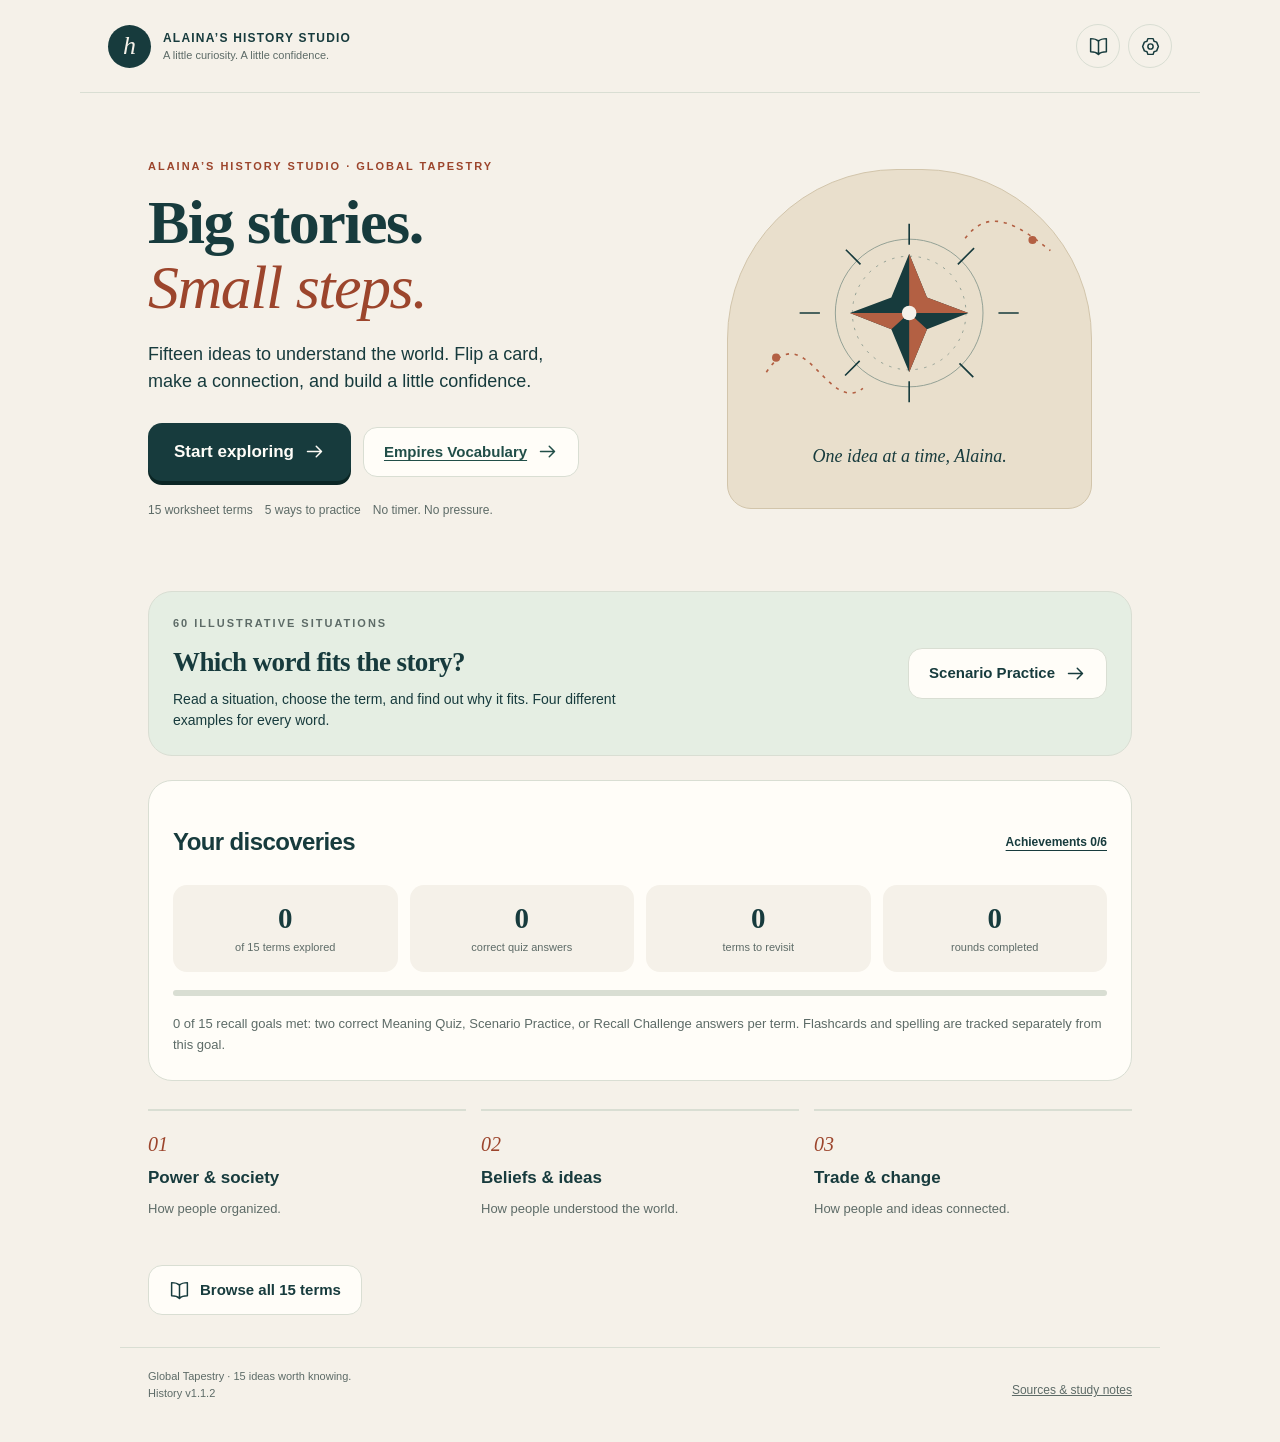
<file: history/index.html>
<!doctype html>
<html lang="en"><head><meta charset="utf-8"><meta name="viewport" content="width=device-width,initial-scale=1,viewport-fit=cover"><meta name="app-version" content="1.1.2"><meta name="theme-color" content="#173b3d"><meta name="description" content="Alaina’s independent Global Tapestry history practice: 15 terms, flashcards, meaning quizzes, recall and listening."><meta name="apple-mobile-web-app-title" content="Alaina’s History"><meta name="apple-mobile-web-app-capable" content="yes"><title>Alaina’s History Studio</title><link rel="manifest" href="./manifest.webmanifest"><link rel="icon" href="./icon-192.png"><link rel="apple-touch-icon" href="./icon-192.png"><style>:root{--paper:#f5f1e9;--card:#fffdf8;--ink:#173b3d;--muted:#5d6b67;--line:#d9ded3;--green:#214e48;--mint:#e5eee3;--gold:#e4bb70;--rust:#9c452c;--red:#a13a32;--pink:#fff1ea;--shadow:0 10px 35px #193e3b09;--radius:24px}*{box-sizing:border-box}body{margin:0;background:var(--paper);color:var(--ink);font:16px/1.5 -apple-system,BlinkMacSystemFont,'Segoe UI',sans-serif;-webkit-text-size-adjust:100%;padding:env(safe-area-inset-top) env(safe-area-inset-right) env(safe-area-inset-bottom) env(safe-area-inset-left)}button,input,select{font:inherit;color:inherit}button{cursor:pointer;touch-action:manipulation}button:disabled{cursor:default;opacity:.6}button,a,input,select{outline-offset:4px}button:focus-visible,a:focus-visible{outline:3px solid var(--rust)}a{color:var(--green);text-underline-offset:3px}button{border:0}h1,h2,h3,p{margin:0}h1,h2,h3{line-height:1.15}h1{font:700 clamp(36px,6vw,62px)/1.06 Georgia,'Times New Roman',serif;letter-spacing:-1.5px}h2{font-size:25px;letter-spacing:-.6px}h3{font-size:19px}p{margin-top:12px}.muted,.note{color:var(--muted)}.note{font-size:13px;line-height:1.6}.eyebrow{font:700 11px/1.4 -apple-system,BlinkMacSystemFont,'Segoe UI',sans-serif;letter-spacing:2px;text-transform:uppercase;color:var(--muted);margin:0 0 15px}.sr-only{position:absolute;width:1px;height:1px;padding:0;margin:-1px;overflow:hidden;clip:rect(0,0,0,0);white-space:nowrap;border:0}.skip-link{position:absolute;left:16px;top:-100px;background:white;padding:12px;z-index:20}.skip-link:focus{top:12px}header{max-width:1120px;margin:auto;padding:24px 28px;display:flex;justify-content:space-between;gap:15px;align-items:center;border-bottom:1px solid var(--line)}.brand{display:flex;align-items:center;gap:12px;background:none;text-align:left;padding:0;min-height:44px}.seal{height:43px;width:43px;display:grid;place-items:center;color:var(--paper);background:var(--ink);border-radius:50%;font:italic 26px Georgia,serif;flex:none}.brand strong{font-size:12px;letter-spacing:1.2px;display:block}.brand small{font-size:11px;color:var(--muted);display:block}.header-actions{display:flex;gap:8px}.icon-button{width:44px;height:44px;border-radius:50%;display:inline-grid;place-items:center;border:1px solid var(--line);background:transparent}.icon{width:21px;height:21px;vertical-align:middle;fill:none;stroke:currentColor;stroke-width:1.7;stroke-linecap:round;stroke-linejoin:round;flex:none}main{max-width:1040px;min-height:70vh;margin:auto;padding:42px 28px 32px}main:focus{outline:none}.hero{display:grid;grid-template-columns:1.1fr 1fr;gap:50px;align-items:center;padding:18px 0 42px}.hero h1 em{font-weight:400;color:var(--rust)}.hero .intro{font-size:18px;max-width:410px;margin:20px 0 28px}.hero .eyebrow{color:var(--rust)}.primary,.secondary,.text-btn{min-height:50px;border-radius:14px;padding:13px 20px;display:inline-flex;align-items:center;justify-content:center;gap:10px;font-size:15px;font-weight:650}.primary{background:var(--ink);color:var(--card);box-shadow:0 4px 0 #0b2625}.secondary{border:1px solid var(--line);background:var(--card)}.text-btn{color:var(--ink);background:transparent;text-decoration:underline;text-underline-offset:4px}.wide{width:100%}.button-row{display:flex;flex-wrap:wrap;gap:12px;align-items:center;margin-top:24px}.hero .primary{padding:16px 26px;font-size:17px}.hero-art{position:relative;background:#e9dfcc;border:1px solid #d2c5ab;border-radius:170px 170px 24px 24px;min-height:340px;display:flex;flex-direction:column;justify-content:center;align-items:center;overflow:hidden}.hero-art svg{width:85%;height:260px}.hero-art small{font-family:Georgia,serif;font-style:italic;font-size:18px;margin-bottom:25px}.art-badge{position:absolute;top:25px;left:50%;transform:translateX(-50%);font-size:10px;letter-spacing:2px;white-space:nowrap}.hero-strip{display:flex;gap:12px;flex-wrap:wrap;margin-top:20px;font-size:12px;color:var(--muted)}.pill{background:var(--mint);border-radius:30px;padding:7px 11px;font-size:11px;font-weight:650;display:inline-flex;align-items:center;gap:6px}.section-line{display:flex;justify-content:space-between;align-items:center;gap:14px;margin:12px 0 18px}.section-line h2{font-size:24px}.section-line .text-btn{font-size:12px;padding:8px 0}.dashboard{border:1px solid var(--line);border-radius:var(--radius);background:var(--card);padding:24px;margin-top:12px}.stats{display:grid;grid-template-columns:repeat(4,1fr);gap:12px}.stat{background:var(--paper);padding:17px 12px;border-radius:14px;text-align:center}.stat strong{display:block;font:700 29px Georgia,serif}.stat small{display:block;font-size:11px;color:var(--muted);margin-top:4px}.meter{height:6px;border-radius:10px;background:var(--line);overflow:hidden;margin:18px 0}.meter span{display:block;height:100%;background:var(--green);border-radius:10px}.saved-banner{background:var(--mint);padding:16px;border-radius:18px;display:flex;gap:14px;justify-content:space-between;align-items:center;margin:12px 0 22px}.saved-banner strong{font-size:15px}.saved-banner p{margin:4px 0 0;font-size:12px}.topic-preview{display:grid;grid-template-columns:repeat(3,1fr);gap:15px;margin-top:28px}.topic-preview article{padding:22px 0;border-top:2px solid var(--line)}.topic-preview .n{color:var(--rust);font:italic 20px Georgia,serif}.topic-preview h3{font-size:17px;margin:10px 0}.topic-preview p{font-size:13px;color:var(--muted)}.topline{display:flex;gap:14px;justify-content:space-between;align-items:center;margin-bottom:22px}.topline h1{font-size:38px}.setup-intro{margin-bottom:28px}.mode-grid{display:grid;grid-template-columns:repeat(4,minmax(0,1fr));gap:12px;margin:24px 0 28px}.mode{background:var(--card);border:1px solid var(--line);border-radius:20px;padding:18px;text-align:left;min-height:160px;position:relative}.mode[aria-pressed=true]{background:var(--mint);border:2px solid var(--green);padding:17px}.mode .mode-icon{display:flex;margin-bottom:20px;color:var(--rust)}.mode strong{display:block;font-size:17px}.mode p{font-size:12px;line-height:1.5;color:var(--muted);margin-top:8px}.mode .tick{position:absolute;right:13px;top:13px;font-size:17px}.panel{background:var(--card);border:1px solid var(--line);border-radius:var(--radius);padding:24px;margin-bottom:20px}.topics{display:grid;grid-template-columns:repeat(3,minmax(0,1fr));gap:10px}.topic{display:flex;align-items:center;gap:11px;border:1px solid var(--line);padding:15px;border-radius:15px;cursor:pointer;min-height:70px}.topic:has(input:checked){background:var(--mint);border-color:var(--green)}input[type=checkbox]{accent-color:var(--green);width:19px;height:19px;flex:none}.topic strong{display:block;font-size:14px}.topic small{display:block;font-size:11px;color:var(--muted)}.setup-options{margin-top:22px;display:flex;justify-content:space-between;gap:20px;flex-wrap:wrap;align-items:center;border-top:1px solid var(--line);padding-top:20px}.segment{display:inline-flex;border:1px solid var(--line);padding:4px;border-radius:13px;margin-top:7px}.segment button{min-height:44px;min-width:50px;border-radius:9px;background:transparent;font-size:13px}.segment button[aria-pressed=true]{background:var(--ink);color:white}.review-toggle{display:flex;align-items:center;gap:10px;font-size:14px}.error{color:var(--red);font-size:14px;margin:10px 0;min-height:0}.practice{max-width:660px;margin:auto}.practice .topline{margin-bottom:12px}.practice .topline h1{font-family:inherit;font-size:19px;letter-spacing:-.4px}.practice .topline .text-btn{font-size:13px;padding:8px 0}.progress-label{display:flex;justify-content:space-between;font-size:12px;color:var(--muted);gap:12px}.card-meta{display:flex;align-items:center;justify-content:space-between;gap:10px;margin:18px 0;font-size:12px;color:var(--muted)}.study-card{background:var(--card);border:1px solid var(--line);border-radius:28px;padding:30px;box-shadow:var(--shadow)}.flip{width:100%;background:none;min-height:265px;display:flex;flex-direction:column;justify-content:center;align-items:center;gap:23px;text-align:center}.term{font:700 clamp(32px,5vw,48px)/1.1 Georgia,serif;letter-spacing:-1px;overflow-wrap:anywhere}.definition{font-size:22px;line-height:1.5}.flip .note{margin-top:10px}.answer-extras{margin-top:22px;padding-top:22px;border-top:1px solid var(--line)}.answer-extras p{font-size:15px}.label{display:block;font-size:10px;font-weight:800;letter-spacing:1.7px;text-transform:uppercase;color:var(--muted);margin-bottom:8px}.fact-note{padding:14px;border-radius:14px;background:var(--paper);font-size:14px;margin-top:17px}.example{font-family:Georgia,serif;font-style:italic}.rate-row{display:grid;grid-template-columns:1fr 1fr;gap:10px;margin-top:24px}.prompt{font-size:23px;line-height:1.5;letter-spacing:-.3px;margin:10px 0 24px}.question-label{margin-bottom:12px;color:var(--rust)}.choice-list{display:grid;gap:10px}.choice{border:1px solid var(--line);border-radius:14px;background:var(--paper);text-align:left;padding:16px;min-height:56px;display:flex;gap:13px;align-items:center}.choice .letter{font-size:12px;border:1px solid var(--line);border-radius:50%;width:28px;height:28px;display:grid;place-items:center;flex:none}.choice[aria-pressed=true]{border:2px solid var(--green);padding:15px;background:var(--mint)}.answer-label{font-size:14px;font-weight:650;display:block;margin-bottom:10px}.answer-input{width:100%;padding:16px;border-radius:14px;border:1px solid #abbcb1;background:white;font-size:18px;min-height:58px}.answer-input.correct{border-color:var(--green);background:var(--mint)}.answer-input.incorrect{border-color:var(--rust);background:var(--pink)}.answer-input:disabled{opacity:1;-webkit-text-fill-color:var(--ink)}.quiz-actions{margin-top:24px}.quiz-actions .primary{width:100%}.skip-row{text-align:center;margin:18px 0 4px}.skip-row .text-btn{font-size:13px}.feedback{border:1px solid var(--line);border-radius:18px;margin:22px 0 0;padding:20px;background:var(--paper)}.feedback.correct{border-color:#9ebaa7;background:var(--mint)}.feedback.incorrect{border-color:#dec1ad;background:var(--pink)}.feedback h2{font-size:18px}.feedback .answer-term{font:700 30px Georgia,serif;margin-top:12px}.feedback p{font-size:15px}.feedback .definition{font-size:16px}.audio{display:flex;justify-content:center;text-align:center;flex-direction:column;align-items:center;padding:8px 0 18px}.audio-emblem{background:var(--mint);border-radius:24px;width:76px;height:76px;display:grid;place-items:center;margin:10px 0 20px}.audio-emblem .icon{width:36px;height:36px}.audio h2{font:700 32px Georgia,serif;margin:0 0 12px}.audio button{margin-top:18px}.audio-status{min-height:22px;font-size:12px;color:var(--muted);margin-top:12px}.audio-error{color:var(--red);font-size:13px;margin-top:10px}.results{text-align:center;max-width:720px;margin:auto}.results .badge-hero{font-size:43px;margin:0 auto 15px;width:88px;height:88px;display:grid;place-items:center;background:var(--mint);border-radius:50%}.results h1{font-size:45px}.results .score{font:700 53px Georgia,serif;margin:25px 0 5px}.breakdown{display:flex;gap:14px;justify-content:center;flex-wrap:wrap;font-size:13px;color:var(--muted);margin:16px 0}.results .button-row{justify-content:center}.review-list{text-align:left;margin-top:38px}.review-item{border-top:1px solid var(--line);padding:20px 0}.review-item .definition{font-size:16px;margin-top:10px}.review-item h3{font-size:20px}.review-item .note{overflow-wrap:anywhere}.library{max-width:850px;margin:auto}.search-controls{display:grid;grid-template-columns:1.5fr 1fr;gap:10px;margin:24px 0}.search-controls input,.search-controls select,.setting-select{font-size:16px;width:100%;padding:14px;border:1px solid var(--line);border-radius:13px;background:var(--card);min-height:50px}.word-entry{background:var(--card);border:1px solid var(--line);border-radius:20px;padding:22px;margin:14px 0}.entry-head{display:flex;justify-content:space-between;gap:14px;align-items:center}.word-entry h2{font:700 28px Georgia,serif}.word-entry .definition{font-size:18px;margin-top:14px}details{margin-top:15px;font-size:14px}summary{cursor:pointer;font-weight:650;min-height:40px;display:list-item;padding:7px 0}.sources{font-size:12px;margin-top:12px;display:flex;flex-direction:column;gap:10px}.sources a{overflow-wrap:anywhere}dialog{border:1px solid var(--line);border-radius:24px;background:var(--card);color:var(--ink);max-width:540px;width:calc(100% - 28px);max-height:85dvh;padding:24px;box-shadow:0 30px 100px #102c2c33}dialog::backdrop{background:#15333177;backdrop-filter:blur(4px)}.modal-top{display:flex;justify-content:space-between;align-items:center;gap:15px;margin-bottom:20px}.modal-top h2{font:700 29px Georgia,serif}.modal-body p{font-size:14px}.modal-body h3{margin:24px 0 10px}.setting-label{display:block;margin:18px 0 8px;font-size:13px;font-weight:700}.badges{display:grid;grid-template-columns:1fr 1fr;gap:10px}.badge{border:1px solid var(--line);border-radius:15px;padding:15px;background:var(--paper)}.badge.earned{background:var(--mint);border-color:#a9c0ae}.badge .emoji{display:block;font-size:25px;margin-bottom:7px}.badge strong{font-size:14px;display:block}.badge small{font-size:11px;color:var(--muted);display:block;margin-top:5px}.danger{color:var(--red)}footer{max-width:1040px;margin:auto;padding:20px 28px 30px;border-top:1px solid var(--line);display:flex;justify-content:space-between;gap:12px;flex-wrap:wrap;font-size:11px;color:var(--muted)}footer button{font-size:12px;background:transparent;text-decoration:underline;min-height:44px;padding:0}.toast{position:fixed;z-index:50;bottom:max(24px,env(safe-area-inset-bottom));left:50%;transform:translateX(-50%);width:max-content;max-width:calc(100% - 30px);background:var(--ink);color:white;padding:14px 20px;border-radius:14px;font-size:14px;box-shadow:0 10px 40px #0002}.storage-warning{background:var(--pink);color:var(--red);padding:12px 20px;margin:0;text-align:center;font-size:13px}[hidden]{display:none!important}@media(max-width:700px){header{padding:18px 20px}main{padding:28px 20px}.hero{grid-template-columns:1fr;gap:26px;padding:6px 0 24px}.hero h1{font-size:49px;max-width:350px}.hero .intro{font-size:16px;margin:17px 0 23px}.hero-art{min-height:220px;border-radius:110px 110px 20px 20px}.hero-art svg{height:175px;width:85%;margin-top:18px}.hero-art small{font-size:16px;margin-bottom:17px}.art-badge{top:17px}.hero .button-row{margin-top:0}.hero .primary{width:100%}.topic-preview{gap:12px}.topic-preview article{padding-top:16px}.topic-preview h3{font-size:15px}.topic-preview p{font-size:12px}.dashboard{padding:19px}.stats{grid-template-columns:1fr 1fr;gap:10px}.mode-grid{grid-template-columns:1fr 1fr}.mode{min-height:160px;padding:15px}.mode[aria-pressed=true]{padding:14px}.mode strong{font-size:16px}.topics{grid-template-columns:1fr}.panel{padding:18px}.topline h1{font-size:34px}.study-card{padding:22px 18px;border-radius:23px}.definition{font-size:21px}.prompt{font-size:21px}.practice .topline{gap:8px}.practice .topline h1{font-size:18px}.flip{min-height:240px}.term{font-size:38px}.search-controls{grid-template-columns:1fr}.word-entry{padding:18px}.results h1{font-size:37px}.saved-banner{align-items:flex-start}.saved-banner .secondary{font-size:12px;padding:12px}.section-line{align-items:flex-start}.section-line h2{font-size:22px}.section-line .text-btn{min-height:30px}.brand strong{font-size:10px}.brand small{font-size:10px}.brand{gap:8px}.header-actions{gap:5px}.header-actions .icon-button{width:40px;height:44px;border-radius:12px}.seal{width:37px;height:37px}footer{padding:18px 20px}.feedback{padding:16px}.results .button-row>*{width:100%}.rate-row .primary,.rate-row .secondary{padding:13px 8px;font-size:14px}.setup-options{gap:18px}.badges{gap:8px}.badge{padding:12px}}@media(prefers-reduced-motion:no-preference){.primary:hover,.secondary:hover{filter:brightness(.96)}.appear{animation:in .2s ease-out}@keyframes in{from{transform:translateY(6px);opacity:.7}to{transform:none;opacity:1}}}@media(max-width:350px){header{padding:14px}.brand small{display:none}main{padding:22px 14px}.hero h1{font-size:43px}.mode strong{font-size:14px}.mode p{font-size:11px}.practice .topline h1{font-size:16px}.card-meta{font-size:11px}.pill{font-size:10px}}

/* Dedicated scenario section; uses the established history palette. */
.scenario-feature{display:flex;align-items:center;justify-content:space-between;gap:22px;padding:24px;background:var(--mint);border:1px solid var(--line);border-radius:var(--radius);margin:24px 0}
.scenario-feature h2{font:700 27px/1.2 Georgia,serif;margin:0 0 10px}.scenario-feature p:not(.eyebrow){font-size:14px;margin:0;max-width:480px}.scenario-feature .secondary{flex-shrink:0}
.mode[data-mode=scenario]{grid-column:1/-1;min-height:130px;border-color:var(--green)}.mode[data-mode=scenario] p{max-width:none}
.scenario-note{font-size:11px;margin:-10px 0 20px}.scenario-explanation{margin:16px 0;padding:16px;border-left:3px solid var(--green);background:var(--card);border-radius:0 10px 10px 0}.scenario-explanation h3{font-size:15px;margin:0 0 7px}.scenario-explanation p{margin:0;font-size:15px;line-height:1.55}.scenario-example{margin-top:14px;padding-top:14px;border-top:1px solid var(--line)}.scenario-example p{font-size:14px;line-height:1.6}.review-scenario{font-size:15px;border-top:1px solid var(--line);padding-top:12px}
@media(max-width:700px){.scenario-feature{flex-direction:column;align-items:stretch;padding:20px}.scenario-feature .secondary{width:100%}.scenario-feature h2{font-size:25px}.mode[data-mode=scenario]{min-height:125px}.practice .topline h1{overflow-wrap:anywhere}}
</style></head><body>
<a class="skip-link" href="#main">Skip to practice</a><header><button class="brand" data-action="home" aria-label="Alaina’s History Studio home"><span class="seal" aria-hidden="true">h</span><span><strong>ALAINA’S HISTORY STUDIO</strong><small>A little curiosity. A little confidence.</small></span></button><nav class="header-actions" aria-label="App controls"><button class="icon-button" id="words" data-action="library" aria-label="Browse all terms"></button><button class="icon-button" id="settings" data-action="settings" aria-label="Settings"></button></nav></header>
<p class="storage-warning" id="storage-warning" role="status" hidden>This browser is not saving progress. Practice still works, but a reload may lose your results.</p><main id="main" tabindex="-1"></main><footer><span>Global Tapestry · 15 ideas worth knowing.<br><span id="version">History v1.1.2</span></span><button data-action="about">Sources & study notes</button></footer><div class="sr-only" id="announcer" role="status" aria-live="polite"></div><div class="toast" id="toast" role="status" hidden></div><dialog id="modal" aria-labelledby="modal-title"></dialog><noscript><p style="padding:30px">Please enable JavaScript to use History Studio.</p></noscript><script id="history-data" type="application/json">{"title":"Alaina’s History Studio","set":"Global Tapestry","version":"1.1.2","categories":[{"id":"power","name":"Power & society","label":"How people organized","symbol":"01"},{"id":"belief","name":"Beliefs & ideas","label":"How people understood the world","symbol":"02"},{"id":"exchange","name":"Trade & change","label":"How people and ideas connected","symbol":"03"}],"sources":{"caliphate":{"name":"Oxford Learner’s Dictionaries · Caliphate","url":"https://www.oxfordlearnersdictionaries.com/definition/english/caliphate"},"christianity":{"name":"Gettysburg College · Christianity","url":"https://www.gettysburg.edu/offices/religious-spiritual-life/world-religions-101/christianity"},"city":{"name":"Cambridge Dictionary · City state","url":"https://dictionary.cambridge.org/us/dictionary/english/city-state"},"silk":{"name":"UNESCO · About the Silk Roads","url":"https://www.unesco.org/en/silk-roads/about-silk-roads"},"feudal":{"name":"UC San Diego · Feudalism glossary","url":"https://pages.ucsd.edu/~dkjordan/cgi-bin/glossary.pl?tyimuh=feudalism"},"plague":{"name":"CDC · About plague","url":"https://www.cdc.gov/plague/about/index.html"},"blackdeath":{"name":"National Geographic · The plague","url":"https://www.nationalgeographic.com/science/article/the-plague"},"china":{"name":"Smithsonian National Museum of Asian Art · Beliefs and Values in Ancient China","url":"https://asia-archive.si.edu/learn/for-educators/teaching-china-with-the-smithsonian/lesson-plans/beliefs-and-values-in-ancient-china-buddhism-daoism-and-confucianism/"},"islam":{"name":"Gettysburg College · Islam and jihad","url":"https://www.gettysburg.edu/offices/religious-spiritual-life/world-religions-101/islam"},"dynasty":{"name":"Cambridge Dictionary · Dynasty","url":"https://dictionary.cambridge.org/us/dictionary/english/dynasty"},"merit":{"name":"Cambridge Dictionary · Meritocracy","url":"https://dictionary.cambridge.org/us/dictionary/english/meritocracy"},"caravan":{"name":"Oxford Learner’s Dictionaries · Caravan","url":"https://www.oxfordlearnersdictionaries.com/definition/english/caravan"},"luxury":{"name":"Oxford Learner’s Dictionaries · Luxury","url":"https://www.oxfordlearnersdictionaries.com/definition/english/luxury_1"}},"cards":[{"id":"caliphate","term":"Caliphate","category":"power","aliases":[],"definition":"A state or territory led by a caliph, a ruler who claims leadership of the Muslim community as a successor to Muhammad.","example":"A caliphate combines political rule with a claim to religious leadership.","scenario":"A territory is governed by a caliph. Which political term describes it?","cue":"Caliph = leader; caliphate = the state or rule.","note":"A caliph is not a new prophet. This is a historical political institution, not another name for Islam.","sketch":"A simple building with a leader’s chair inside. Label it ‘caliph’. Place a border around the territory.","sources":["caliphate","islam"],"scenarios":[{"text":"A traveler enters a territory whose ruler is called a caliph. The ruler claims both political authority and leadership of the Muslim community. Which term describes the state the traveler has entered?","why":"A caliphate is the state or territory ruled by a caliph. The clue is the form of government, not simply the religion practiced there."},{"text":"A student is sorting descriptions of governments. One describes a state led by someone claiming to succeed Muhammad in leading the Muslim community. Which heading belongs above that description?","why":"The political institution led by a caliph is a caliphate. The caliph is a community leader, not a new prophet."},{"text":"Officials in several cities report to a ruler called a caliph, who claims leadership of the Muslim community as well as political authority. What term describes the larger state those cities belong to?","why":"The state is a caliphate because it is ruled by a caliph. A city within that state is not an independent city-state simply because it has local officials."},{"text":"A museum labels a large territory on a map. Its explanation says that the state's ruler claimed to succeed Muhammad as leader of the Muslim community, but did not claim to be a prophet. Which government term belongs on the label?","why":"A state led by a caliph is a caliphate. The leadership claim identifies the institution; the ruler is not regarded as another prophet."}]},{"id":"christianity","term":"Christianity","category":"belief","aliases":[],"definition":"A monotheistic religion centered on Jesus Christ, his life and teachings, and Christian beliefs about his death and resurrection.","example":"The teachings of Jesus are central to Christianity.","scenario":"A religion centers on Jesus Christ and beliefs about his resurrection. Which is it?","cue":"Christ → Christianity.","note":"Monotheistic means belief in one God. Christians belong to many different traditions and denominations.","sketch":"Draw a simple cross beside an open book. Use the labels ‘Jesus’ and ‘teachings’.","sources":["christianity"],"scenarios":[{"text":"A family gathers for worship and reads about Jesus Christ. Their beliefs center on his teachings, death, and resurrection. Which religion is being described?","why":"Jesus Christ and beliefs about his resurrection are central to Christianity. These clues identify the religion more clearly than worship alone would."},{"text":"In a classroom presentation, a student describes a monotheistic faith whose followers look to Jesus as the Christ. Which term should appear as the presentation's title?","why":"Christianity is the monotheistic religion centered on Jesus Christ. Monotheism alone would not identify it, but the reference to Jesus does."},{"text":"A museum visitor reads a Gospel passage about Jesus and sees an exhibit explaining belief in his resurrection. The guide says these beliefs unite many different churches. Which religion connects the exhibit?","why":"The focus on Jesus Christ and his resurrection points to Christianity. Different churches can share this central religious identity without having identical practices."},{"text":"A visitor attends an Easter service where worshippers celebrate their belief that Jesus rose from the dead. They explain that Jesus Christ is central to their faith. Which religion does this service belong to?","why":"The celebration of Jesus Christ's resurrection identifies Christianity. Gathering for worship alone would not distinguish it from other religions."}]},{"id":"city-state","term":"City-state","category":"power","aliases":["city state","citystate"],"definition":"An independent state made up of a city and the surrounding territory it governs.","example":"A city-state has its own government rather than being only a city inside a larger state.","scenario":"One city and its nearby land govern themselves independently. What is this political unit?","cue":"A city that acts as its own state.","note":"Independence is the key difference between a city-state and an ordinary city.","sketch":"Draw a city wall around a few buildings and nearby fields, with one flag inside.","sources":["city"],"scenarios":[{"text":"A walled city makes its own laws and governs the farms around it. It is independent, not part of a larger country. What kind of political unit is it?","why":"A city-state consists of an independent city and the surrounding territory it governs. A wall alone is not enough; independence is the key clue."},{"text":"Two neighboring cities each have their own independent government and nearby territory. Neither answers to a shared national government. What could each city and its land be called?","why":"Each city acts as its own state, so each is a city-state. An ordinary city within a country would not meet the independence condition."},{"text":"A harbor city makes its own treaty with a neighboring country and governs the countryside around its port. It answers to no larger national government. What kind of political unit is the city and its territory?","why":"The city and its surrounding land form an independent city-state. Making its own decisions as a state, rather than simply having a busy port, is the important clue."},{"text":"On a fictional map, one border encloses a single city and the villages that supply it with food. The city sets laws for this territory and is independent of the kingdoms around it. Which term best describes the whole territory?","why":"The independent city and its surrounding land together form a city-state. The nearby villages do not change the city's role as the center of an independent state."}]},{"id":"caravan","term":"Caravan","category":"exchange","aliases":[],"definition":"A group of travelers, often merchants with pack animals, moving together across long distances.","example":"Merchants traveled in a caravan carrying goods between trading centers.","scenario":"Merchants and their loaded pack animals travel together across a long land route. What is the group called?","cue":"Caravan = the traveling group, not the route.","note":"Camels are a familiar example, but caravans could also use other pack animals.","sketch":"Draw three pack animals in a line, each with a small bundle on its back.","sources":["caravan","silk"],"scenarios":[{"text":"Several merchants load bundles onto pack animals and set off together across a desert. Which term names the traveling group, rather than the road or the goods?","why":"The merchants and pack animals traveling together form a caravan. The group is different from a trade route such as the Silk Road."},{"text":"A traveler sees a long line of traders and loaded animals moving together between towns. They plan to stay together for the journey. What is this group called?","why":"A caravan is a group traveling together, often with pack animals and merchandise. It does not have to contain only camels."},{"text":"Before crossing a mountain pass, a guide brings several merchants together with their loaded mules. The people and animals will make the long journey as one group. What term names that group?","why":"The travelers and pack animals form a caravan. The animals can be mules rather than camels; the defining feature is the group traveling together, not a particular animal or landscape."},{"text":"At an oasis, several trading families refill their water containers and check the bundles on their animals. After resting, the entire group sets off together for the next trading town. What is this traveling group called?","why":"The families and their loaded animals form a caravan. An oasis is a stopping place, while the caravan is the group that moves from place to place."}]},{"id":"feudalism","term":"Feudalism","category":"power","aliases":[],"definition":"A system of relationships in medieval Europe in which lords granted land or rights to vassals in return for loyalty and service, often military service.","example":"A vassal might receive a fief in exchange for military service under feudalism.","scenario":"A lord grants a vassal land rights in return for loyalty and military service. Which term fits?","cue":"Land ↔ loyalty and service.","note":"This is a simplified classroom model. Medieval arrangements varied; historians debate how broadly this label should be used.","sketch":"Draw a parcel of land and a shield with arrows between them. Label the arrows ‘land’ and ‘service’.","sources":["feudal"],"scenarios":[{"text":"A medieval lord gives a vassal rights to a piece of land. In return, the vassal promises loyalty and military service. Which system of relationships does this illustrate?","why":"The exchange of land or rights for loyalty and service is central to the classroom model of feudalism. The bargain, not just the presence of a king, is the clue."},{"text":"In a medieval-history role-play, one student offers land rights and another promises to provide service when called upon. They are acting as a lord and a vassal. Which concept are they modeling?","why":"They are modeling feudalism through the lord-vassal relationship. Real medieval arrangements varied, so this is a simplified learning example."},{"text":"In a medieval-history simulation, a knight is called to provide military service to a lord. The knight holds land rights in return for this service and loyalty. Which system explains the obligation?","why":"The land rights and the promise of loyal service illustrate the lord-vassal relationships associated with feudalism. This is a simplified classroom example, not a rule for every medieval society."},{"text":"A medieval noble receives land rights from a more powerful lord in return for loyal service. The same noble grants some land rights to another vassal who promises service in return. Which system connects these relationships?","why":"These linked lord-vassal exchanges illustrate feudalism in the simplified classroom model. A person could be a vassal in one relationship and a lord in another; actual medieval arrangements varied."}]},{"id":"silk-road","term":"Silk Road","category":"exchange","aliases":["Silk Roads"],"definition":"A network of trade routes linking regions of Asia with the Middle East and Europe, carrying goods, ideas, technologies, and beliefs.","example":"Traders exchanged more than silk along the Silk Road.","scenario":"Goods, beliefs, and technologies move across connected trade routes between Asia and Europe. Which network is described?","cue":"Many connected routes—not one road.","note":"‘Silk Roads’ emphasizes the network. Wider connections included maritime routes and Africa.","sketch":"Connect three towns with several dotted routes instead of one straight line.","sources":["silk"],"scenarios":[{"text":"A map shows many connected trade routes linking regions of Asia, the Middle East, and Europe. Goods, ideas, and beliefs move along them. Which network is the map showing?","why":"The Silk Road was a network of connected trade routes, not one single road. The movement of ideas and beliefs alongside goods is another important clue."},{"text":"A merchant passes goods to another trader, who carries them farther west. Across a linked network between Asia and Europe, technologies and beliefs travel too. Which term names the network, not a group of travelers?","why":"The Silk Road names the trade network. A caravan would name a traveling group, while luxury goods would describe some of the items being traded."},{"text":"For a class project, a student traces how craft techniques and religious ideas spread through trading towns between Asia, the Middle East, and Europe. Which connected trade network should the project identify?","why":"The Silk Road connected trading communities and helped carry ideas and techniques as well as goods. The question asks for the network, not the people traveling in a caravan."},{"text":"A guide links inland trading towns and sea routes on a map stretching across Asia toward Europe and Africa. The guide discusses exchanges of beliefs, skills, and merchandise along these connections. Which broad historical network is the focus?","why":"The Silk Road, also called the Silk Roads, included connected land and maritime routes. Its importance involved cultural exchange as well as the movement of goods."}]},{"id":"black-plague","term":"Black Plague","category":"exchange","aliases":["Black Death"],"definition":"The devastating plague pandemic of the 1300s, commonly called the Black Death, that killed millions across parts of Eurasia and North Africa.","example":"The Black Plague caused major population losses in medieval Europe.","scenario":"A fourteenth-century plague pandemic devastates communities across several regions. Which event is this?","cue":"Black Plague = Black Death.","note":"Plague is caused by the bacterium Yersinia pestis—not a virus. Infected fleas helped transmit it.","sketch":"Draw a small flea beside a town and a calendar labeled ‘1300s’; avoid graphic images.","sources":["plague","blackdeath"],"scenarios":[{"text":"A history book describes a devastating plague pandemic in the 1300s that killed millions across parts of Eurasia and North Africa. Which event is the class studying?","why":"This is the Black Plague, commonly called the Black Death. The time period and widespread pandemic distinguish it from a small local outbreak."},{"text":"A museum display explains a fourteenth-century pandemic that caused enormous population losses. It notes that plague is caused by bacteria, not a virus. Which event fits the display?","why":"The fourteenth-century plague pandemic is the Black Plague or Black Death. The bacterial cause also corrects a common misunderstanding about plague."},{"text":"In a history simulation set in the mid-1300s, many towns lose large numbers of residents during a widespread plague pandemic. The class must name the event behind this population decline. Which term fits?","why":"The time period and devastating plague pandemic identify the Black Plague, also called the Black Death. This is an illustrative simulation of the event, not a claim about one particular town."},{"text":"In a classroom simulation set in 1348, a town's records describe many deaths during a plague outbreak. Reports from distant towns show it is part of a much larger pandemic. Which historical event provides the setting?","why":"The date and the widespread medieval plague pandemic point to the Black Plague, also called the Black Death. This imagined town is a learning example, not a quotation from a real record."}]},{"id":"daoism","term":"Daoism","category":"belief","aliases":["Taoism"],"definition":"A Chinese philosophical and religious tradition that emphasizes living in harmony with the Dao, or ‘Way’, and the natural order.","example":"Daoism encourages harmony with the natural flow of life.","scenario":"A Chinese tradition emphasizes harmony with the Way and the natural order. Which one?","cue":"Dao = Way.","note":"Taoism is an alternative English spelling and is accepted here.","sketch":"Draw a winding stream between two hills to suggest following nature’s flow.","sources":["china"],"scenarios":[{"text":"A teacher in a Chinese philosophical tradition compares a wise life to water following a natural course. The lesson emphasizes harmony with the Way rather than forcing everything to obey personal wishes. Which tradition fits?","why":"Daoism emphasizes harmony with the Dao, or Way, and the natural order. The water comparison is an illustrative memory aid, not a quotation."},{"text":"Someone studying Chinese traditions chooses a path focused on living in harmony with nature and the Dao. Which term names the tradition they are exploring?","why":"The reference to the Dao identifies Daoism, also spelled Taoism. Nature alone could be a broad clue, but the Way makes the connection specific."},{"text":"A learner wants every plan to follow their wishes. A teacher drawing on Laozi instead asks them to observe natural patterns and live in harmony with the Way. Which Chinese tradition guides this advice?","why":"Laozi and harmony with the Dao, or Way, are specific clues for Daoism. The advice illustrates the tradition without claiming that simply enjoying nature makes someone a follower."},{"text":"In a discussion of Laozi's ideas, a student compares a thoughtful life to a garden tended with the seasons rather than against them. The student connects the example to following the Way. Which Chinese tradition is being illustrated?","why":"Laozi and the Way are clues to Daoism, also spelled Taoism. The garden is an original analogy for harmony with nature, not a historical quotation or a rule about gardening."}]},{"id":"islam","term":"Islam","category":"belief","aliases":[],"definition":"A monotheistic religion whose followers, called Muslims, submit to one God, Allah, and regard Muhammad as God’s final prophet.","example":"Muslims follow Islam and regard the Quran as sacred scripture.","scenario":"Followers are called Muslims and regard Muhammad as God’s final prophet. Which religion?","cue":"Islam = religion; Muslim = follower.","note":"Allah is the Arabic word for God. Muslims worship God, not Muhammad.","sketch":"Draw a book labeled ‘Quran’ and five simple pillars for the Five Pillars.","sources":["islam"],"scenarios":[{"text":"A student describes a faith whose followers are Muslims. They worship one God, called Allah in Arabic, and regard Muhammad as God's final prophet. Which religion is it?","why":"These beliefs identify Islam. Islam names the religion, while Muslim names a follower; Muhammad is regarded as a prophet, not as God."},{"text":"A family explains that the Quran is their sacred scripture and that they submit to one God. They identify themselves as Muslims. Which religion are they describing?","why":"Islam is the religion practiced by Muslims, with the Quran as sacred scripture. This asks for the religion, not a particular government or personal practice."},{"text":"During a school visit, a community member explains that they read the Quran, worship Allah alone, and follow Muhammad as a prophet rather than a god. Which religion are they describing?","why":"The Quran, worship of one God, and Muhammad as a prophet identify Islam. The question is about the religion, not a political institution such as a caliphate."},{"text":"A student learns about the Five Pillars, including prayer, giving to those in need, and fasting during Ramadan. The lesson explains that these practices express the faith of Muslims. Which religion is the lesson about?","why":"The Five Pillars are foundational practices of Islam. The reference to Muslims and Ramadan distinguishes this religion from other traditions that also value prayer and generosity."}]},{"id":"luxury-goods","term":"Luxury Goods","category":"exchange","aliases":["luxury good"],"definition":"Nonessential items valued for comfort, beauty, rarity, or status, often costing much more than basic necessities.","example":"Fine silk and precious stones could be traded as luxury goods.","scenario":"A merchant sells rare silk and jewels for status and beauty rather than basic survival. What kind of goods are these?","cue":"Wanted for comfort or status; not basic needs.","note":"Whether an item is a luxury depends on its society and circumstances.","sketch":"Draw a gem beside a roll of fine cloth, each with a price tag.","sources":["luxury","silk"],"scenarios":[{"text":"A wealthy customer buys rare jewels and finely made silk to display status, although neither is needed for basic survival. Which term describes these purchases?","why":"These are luxury goods: nonessential items prized for beauty, rarity, comfort, or status. Their purpose in the scenario separates them from basic necessities."},{"text":"At a market, a shopper passes over a simple everyday bag and buys an expensive decorated one mainly for prestige. Which category best describes the decorated bag in this situation?","why":"Here the decorated bag is a luxury good because it is chosen for prestige rather than basic need. What counts as a luxury depends on the situation."},{"text":"A household already has everyday dishes but spends much more on an ornate gold cup to impress guests. The purchase is mainly for beauty and status rather than a basic need. Which category best describes it?","why":"The cup is an example of luxury goods because its special value here is beauty and status, not meeting a basic need. The situation explains why this particular purchase is a luxury."},{"text":"After buying enough basic food and clothing, a wealthy household orders rare ornaments and finely woven wall hangings to display its status. Which term describes these extra purchases?","why":"These are luxury goods: nonessential items prized for beauty, rarity, or status. The example separates them from basic necessities the household already has."}]},{"id":"jihad","term":"Jihad","category":"belief","aliases":[],"definition":"In Islam, striving or struggle in the path of God, including efforts to live faithfully and do what is right.","example":"A Muslim’s effort to resist wrongdoing can be understood as jihad.","scenario":"A Muslim describes the effort to overcome wrongdoing and live faithfully. Which term names this striving?","cue":"Striving or effort—not simply a synonym for war.","note":"The term also has an armed-struggle meaning in Islamic history and law. Its meaning depends on context.","sketch":"Draw a person choosing between two paths, with the better path labeled ‘right action’.","sources":["islam"],"scenarios":[{"text":"A Muslim works to resist the temptation to cheat and to act honestly as an effort in the path of God. Which term can describe this striving, rather than the religion as a whole?","why":"Jihad can mean striving to live faithfully and do what is right. This scenario illustrates spiritual and moral effort; the term also has an armed-struggle meaning in other contexts."},{"text":"A Muslim describes an ongoing struggle to overcome selfish habits and follow God's guidance. The question asks for the word for that religious striving. Which term fits?","why":"The striving described here is an example of jihad. The example shows one meaning and does not imply that jihad has only a personal or only a military meaning."},{"text":"A Muslim learner keeps setting aside distractions to study their faith and live according to God’s guidance. They describe this sustained effort as striving in God’s path. Which word names the effort?","why":"This religious striving is an example of jihad in its spiritual sense. The term can have other meanings in different historical and legal contexts; this scenario concerns learning and faithful living."},{"text":"A student encounters a word in two readings about Islam. In one it describes personal spiritual striving; in a historical discussion it can refer to armed struggle. The teacher says to read the context instead of translating it only as war. Which word is being studied?","why":"Jihad has meanings of striving or struggle that depend on context, including spiritual effort and armed struggle in historical and legal discussions. It should not be reduced to just one of those meanings."}]},{"id":"dynasty","term":"Dynasty","category":"power","aliases":[],"definition":"A succession of rulers from the same family or lineage.","example":"When several generations of one family rule, they form a dynasty.","scenario":"A ruler is followed by relatives, and the same family remains in power for generations. What is this line of rulers?","cue":"Rule passed through a family.","note":"The term describes a line of rulers, not just one powerful individual.","sketch":"Draw a small family tree with a crown above each generation.","sources":["dynasty"],"scenarios":[{"text":"A ruler is succeeded by a relative. Several more relatives from the same family rule over the next generations. What is this line of rulers called?","why":"A succession of rulers from the same family or lineage is a dynasty. One ruler alone does not establish the family succession described here."},{"text":"A museum timeline places several rulers beneath one family tree. The guide explains that political power stayed within that family for generations. Which term labels the group of rulers?","why":"Dynasty names the ruling family line across generations. The family connection, rather than a method of earning office, is the key clue."},{"text":"In a fictional kingdom, power passes from a queen to her son and later to her granddaughter. A historian groups their reigns together because all three belong to the same ruling family. What is that line of rulers called?","why":"A succession of rulers from the same family forms a dynasty. The family connection across reigns matters, rather than any single ruler’s wealth or achievements."},{"text":"In a fictional kingdom, one ruling family's line ends. A different family takes power, and several generations of its relatives later rule. What term describes the new family's succession of rulers?","why":"The new succession of related rulers forms a dynasty. The concept identifies a ruling lineage, rather than a single ruler or a system for selecting people by skill."}]},{"id":"confucianism","term":"Confucianism","category":"belief","aliases":[],"definition":"A Chinese ethical and philosophical tradition associated with Confucius, emphasizing moral behavior, education, family duties, and good relationships.","example":"Respect for family responsibilities is important in Confucianism.","scenario":"A Chinese tradition emphasizes education, moral conduct, and duties within family and society. Which one?","cue":"Confucius → conduct, learning, relationships.","note":"It focuses on how people should behave and relate to one another.","sketch":"Draw a student, a teacher, and a family connected by lines labeled ‘respect’.","sources":["china"],"scenarios":[{"text":"A teacher following Confucius emphasizes learning, moral conduct, and responsibilities toward family and society. Which tradition shapes these lessons?","why":"Confucianism emphasizes ethical behavior, education, duties, and good relationships. The reference to Confucius and family responsibilities makes the connection clear."},{"text":"A student studies a Chinese tradition in which people should improve their conduct, respect family responsibilities, and help create a well-ordered society. The teachings are associated with Confucius. Which tradition is it?","why":"These are central themes of Confucianism. This is about relationships and moral conduct, not simply a hiring system or a general interest in nature."},{"text":"An official studying Confucius tries to govern honestly, care for family responsibilities, and set a good moral example for others. Which tradition connects the official’s public conduct and family duties?","why":"Confucianism emphasizes moral conduct and responsibilities within family and society. Confucius is the specific clue; honesty or family care alone would not identify just one tradition."},{"text":"A class discusses a teaching associated with Confucius: a good ruler should model moral behavior and take responsibilities to others seriously. Students connect good government with ethical conduct. Which tradition are they studying?","why":"Confucianism links moral behavior, responsibilities in relationships, and good social order. Naming Confucius makes the connection more specific than a general appeal to kindness."}]},{"id":"meritocracy","term":"Meritocracy","category":"power","aliases":[],"definition":"A system in which people gain positions or rewards based on ability and achievement rather than inherited status or personal connections.","example":"Selecting an official by demonstrated ability reflects the ideal of meritocracy.","scenario":"Candidates are selected for skill and achievement, not family connections. What principle is being used?","cue":"Merit = demonstrated ability and achievement.","note":"This describes an ideal. Calling a system meritocratic does not prove that everyone has equal opportunities.","sketch":"Draw a skills test leading to a job, rather than a family tree leading to that job.","sources":["merit"],"scenarios":[{"text":"A council chooses an official by comparing demonstrated skills and achievements. A powerful family's relative does not receive special preference. Which principle is the council trying to follow?","why":"Meritocracy favors ability and achievement rather than inherited status or personal connections. The example illustrates the ideal, not proof that every opportunity is equal."},{"text":"A workplace awards a leadership role to the person with the strongest relevant performance, not the owner's friend. Which term describes the selection principle?","why":"Choosing on demonstrated merit illustrates meritocracy. The clue is how the role is awarded, rather than who inherits power."},{"text":"A school awards a scholarship using demonstrated skills and achievement. The judges assess the work without giving preference to famous parents or influential friends. Which principle is the selection meant to follow?","why":"Choosing by ability and achievement illustrates the ideal of meritocracy. It contrasts with inherited advantages or personal connections, although this example does not prove that every applicant had equal opportunities."},{"text":"A research fund compares applicants by the quality of their work and demonstrated ability. It does not award funding simply because an applicant comes from a wealthy family or knows the judges. Which selection principle is it trying to follow?","why":"Meritocracy favors demonstrated ability and achievement rather than inherited status or personal connections. This describes the selection ideal, not a guarantee that every applicant had equal opportunities."}]},{"id":"buddhism","term":"Buddhism","category":"belief","aliases":[],"definition":"A religious and philosophical tradition based on the Buddha’s teachings about suffering, ethical living, and the path to liberation.","example":"Meditation is an important practice in many forms of Buddhism.","scenario":"A tradition follows the Buddha’s teachings about suffering and liberation. Which one?","cue":"Buddha → Buddhism.","note":"Practices vary among Buddhist traditions. Meditation is not their only practice.","sketch":"Draw a seated person beside a path labeled ‘ethical living’ and ‘wisdom’.","sources":["china"],"scenarios":[{"text":"A learner studies the Buddha's teachings about suffering and liberation, practices ethical behavior, and meditates. Which tradition is the learner exploring?","why":"Buddhism is based on the Buddha's teachings, including the path away from suffering. Meditation alone is not unique to Buddhism; the Buddha and these teachings identify it."},{"text":"A teacher asks students to examine suffering and follow a path of ethical living and wisdom taught by the Buddha. Which tradition do these lessons belong to?","why":"The reference to the Buddha and liberation from suffering points to Buddhism. Practices vary among Buddhist traditions, so this is a broad learning example."},{"text":"At a study group, a learner asks how to respond to suffering without harming others. The group turns to the Buddha’s teachings and a path of ethical action and wisdom toward liberation. Which tradition guides the discussion?","why":"The Buddha’s teachings about suffering and liberation identify Buddhism. The scenario applies those teachings to a learner’s concern rather than treating meditation as the tradition’s only practice."},{"text":"At a study center, a teacher explains that meditation is one part of practicing the Buddha's teachings. Students also discuss ethical behavior and understanding suffering. Which religious and philosophical tradition connects these activities?","why":"The Buddha's teachings connect these practices to Buddhism. Meditation by itself is not unique to this tradition, so the reference to the Buddha and suffering is essential."}]}]}</script><script>/* History-only pure functions. Does not read or write another app's storage. */
(function(root){'use strict';
function normalize(value){return String(value??'').normalize('NFKC').toLocaleLowerCase('en-US').replace(/[\u2010-\u2015-]/gu,' ').replace(/^[\s.,!?]+|[\s.,!?]+$/gu,'').replace(/\s+/gu,' ').trim();}
function grade(card,value,mode='type'){const answer=normalize(value);if(!answer)return 'empty';const forms=mode==='listen'?[card.term]:[card.term,...(card.aliases||[])];return forms.some(x=>normalize(x)===answer)?'correct':'incorrect';}
function shuffle(items,random=Math.random){const a=[...items];for(let i=a.length-1;i>0;i--){const j=Math.floor(random()*(i+1));[a[i],a[j]]=[a[j],a[i]];}return a;}
function deck(pool,size,last=[]){let a=shuffle(pool);const n=size==='all'?a.length:Math.min(a.length,Number(size)||5);if(n>1&&last.length===n&&a.slice(0,n).every((x,i)=>x===last[i]))a.push(a.shift());return a.slice(0,n);}
function options(card,all){const other=shuffle(all.filter(x=>x.id!==card.id)).slice(0,3).map(x=>x.id);return shuffle([card.id,...other]);}
function escapeHTML(s){return String(s??'').replace(/[&<>"']/gu,x=>({'&':'&amp;','<':'&lt;','>':'&gt;','"':'&quot;',"'":'&#39;'}[x]));}
const api={normalize,grade,shuffle,deck,options,escapeHTML};root.HistoryCore=api;if(typeof module!=='undefined')module.exports=api;
})(typeof globalThis==='undefined'?this:globalThis);
</script><script>/* Alaina's History Studio. Independent app, vocabulary, storage and service worker. */
(function(){'use strict';
const DATA=JSON.parse(document.getElementById('history-data').textContent),CARDS=DATA.cards,CATS=DATA.categories,BY=new Map(CARDS.map(c=>[c.id,c]));
const {escapeHTML:e,grade,deck,options,normalize}=HistoryCore,STORE='alaina-history-studio-v1',VERSION=DATA.version,main=document.getElementById('main'),modal=document.getElementById('modal');
const modes=[['flash','Flashcards','Learn a term, then flip for its meaning.','cards'],['choice','Meaning Quiz','Match definitions and examples to terms.','check'],['scenario','Scenario Practice','Read a situation. Choose the matching term.','book'],['type','Recall Challenge','Read the definition. Type the term.','pencil'],['listen','Listen & Spell','Hear an English term. Spell what you hear.','sound']];
const icons={home:'<path d="m3 11 9-8 9 8M5 10v11h14V10M9 21v-7h6v7"/>',cards:'<rect x="7" y="6" width="13" height="15" rx="2"/><path d="M4 17H3V3h13m-5 9h5m-5 4h5"/>',check:'<path d="m4 12 5 5L20 6"/>',pencil:'<path d="m3 21 5-1L21 7l-4-4L4 16l-1 5ZM14 6l4 4"/>',sound:'<path d="m11 5-6 4H2v6h3l6 4V5Z"/><path d="M15 8a6 6 0 0 1 0 8m3-11a10 10 0 0 1 0 14"/>',arrow:'<path d="M4 12h16m-6-6 6 6-6 6"/>',back:'<path d="M20 12H4m6-6-6 6 6 6"/>',book:'<path d="M12 5v16M3 3c4 0 7 1 9 3 2-2 5-3 9-3v15c-4 0-7 1-9 3-2-2-5-3-9-3V3Z"/>',settings:'<path d="M9 3h6l1 3 3 1 2 5-2 5-3 1-1 3H9l-1-3-3-1-2-5 2-5 3-1Z"/><circle cx="12" cy="12" r="3"/>',x:'<path d="m6 6 12 12M18 6 6 18"/>',repeat:'<path d="m17 2 4 4-4 4M3 11V9a3 3 0 0 1 3-3h15M7 22l-4-4 4-4m14-1v2a3 3 0 0 1-3 3H3"/>'};
function icon(name){return `<svg class="icon" viewBox="0 0 24 24" aria-hidden="true">${icons[name]||icons.book}</svg>`;}
const fresh=()=>({schema:1,settings:{mode:'flash',length:'5',topics:CATS.map(c=>c.id),rate:'0.9',voice:''},progress:{items:{},rounds:0,perfect:0,earned:{}},session:null,lastOrder:[],scenarioLast:{}});
let storageOK=true,db=fresh(),view='home',onlyReview=false,libraryQuery='',libraryTopic='',speechToken=0,activeSpeech=null,cancelSpeech=null,audioBusy=false,audioMessage='',toastTimer,nextTimer,confirmFn=null;
function isChoice(mode){return mode==='choice'||mode==='scenario';}
function scenarioIndex(card,value){return Number.isInteger(value)&&value>=0&&value<card.scenarios.length?value:0;}
function situation(card,question){return card.scenarios[scenarioIndex(card,question?.scenarioIndex)];}
function integer(x){return Math.max(0,Math.min(1000000,Math.floor(Number(x)||0)));}
function validate(raw){const out=fresh();if(!raw||typeof raw!=='object')return out;const s=raw.settings||{};
 if(modes.some(m=>m[0]===s.mode))out.settings.mode=s.mode;if(['5','10','all'].includes(s.length))out.settings.length=s.length;
 if(Array.isArray(s.topics))out.settings.topics=s.topics.filter(x=>CATS.some(c=>c.id===x));if(['0.75','0.9','1'].includes(s.rate))out.settings.rate=s.rate;if(typeof s.voice==='string')out.settings.voice=s.voice.slice(0,200);
 const p=raw.progress||{};out.progress.rounds=integer(p.rounds);out.progress.perfect=integer(p.perfect);
 for(const c of CARDS){const x=p.items?.[c.id];if(x&&typeof x==='object')out.progress.items[c.id]={seen:integer(x.seen),correct:integer(x.correct),attempts:integer(x.attempts),meaning:integer(x.meaning),spelling:integer(x.spelling),review:x.review===true};}
 for(const id of ['first','round','ten','collection','recall','perfect'])if(p.earned?.[id]===true)out.progress.earned[id]=true;
 for(const c of CARDS)if(Number.isInteger(raw.scenarioLast?.[c.id])&&raw.scenarioLast[c.id]>=0&&raw.scenarioLast[c.id]<c.scenarios.length)out.scenarioLast[c.id]=raw.scenarioLast[c.id];
 if(Array.isArray(raw.lastOrder))out.lastOrder=raw.lastOrder.filter(id=>BY.has(id));
 const q=raw.session;
 if(q&&modes.some(m=>m[0]===q.mode)&&Array.isArray(q.ids)&&q.ids.length>0&&q.ids.length<=CARDS.length&&q.ids.every(id=>BY.has(id))&&new Set(q.ids).size===q.ids.length&&Number.isInteger(q.index)&&q.index>=0&&q.index<q.ids.length&&Array.isArray(q.responses)&&q.responses.length===q.index+(q.checked?1:0)&&q.responses.every((r,i)=>r&&r.id===q.ids[i]&&['correct','incorrect','shown','known','again'].includes(r.status))&&!q.finished){
  out.session={id:(String(q.id).replace(/[^a-z0-9_-]/gi,'').slice(0,60)||'restored'),mode:q.mode,ids:q.ids,index:q.index,responses:q.responses.map(r=>({id:r.id,status:r.status,answer:String(r.answer||'').slice(0,150)})),checked:!!q.checked,revealed:!!q.revealed,input:String(q.input||'').slice(0,150),selected:BY.has(q.selected)?q.selected:null,plays:Math.min(4,integer(q.plays)),checkedAt:0,finished:false,
  questions:Array.isArray(q.questions)&&q.questions.length===q.ids.length?q.questions.map((x,i)=>({scenario:!!x?.scenario,scenarioIndex:scenarioIndex(BY.get(q.ids[i]),x?.scenarioIndex),options:Array.isArray(x?.options)&&x.options.length===4&&new Set(x.options).size===4&&x.options.includes(q.ids[i])&&x.options.every(id=>BY.has(id))?x.options:options(BY.get(q.ids[i]),CARDS)})):q.ids.map(id=>({scenario:false,scenarioIndex:0,options:options(BY.get(id),CARDS)}))};
 }
 return out;
}
try{const raw=localStorage.getItem(STORE);if(raw)db=validate(JSON.parse(raw));}catch(_){storageOK=false;}
function save(){try{localStorage.setItem(STORE,JSON.stringify(db));storageOK=true;}catch(_){storageOK=false;}document.getElementById('storage-warning').hidden=storageOK;}
function toast(text){const box=document.getElementById('toast');box.textContent=text;box.hidden=false;clearTimeout(toastTimer);toastTimer=setTimeout(()=>box.hidden=true,6000);}
function announce(text){document.getElementById('announcer').textContent=text;}
function mount(html){main.innerHTML=html;window.scrollTo({top:0,behavior:'instant'});main.focus({preventScroll:true});document.getElementById('storage-warning').hidden=storageOK;}
function cat(c){return CATS.find(x=>x.id===c.category);}
function session(){return db.session;}function current(){return BY.get(session()?.ids[session().index]);}function qkey(){return session()?session().id+':'+session().index:'';}
function button(action,text,cls='primary',attrs=''){return `<button type="button" class="${cls}" data-action="${action}" ${attrs}>${text}</button>`;}
function stats(){const items=Object.values(db.progress.items);return {seen:items.filter(i=>i.seen>0).length,correct:items.reduce((n,i)=>n+i.correct,0),review:items.filter(i=>i.review).length,recall:items.filter(i=>i.meaning>=2).length};}
function badges(){const s=stats();return [
 ['first','🌱','First step','Practice your first term.',s.seen>0],['round','🧭','First expedition','Complete a practice round.',db.progress.rounds>0],['ten','✦','Finding connections','Give 10 correct quiz answers.',s.correct>=10],['collection','📚','Whole collection','Explore all 15 terms.',s.seen===15],['recall','🔎','Meaning detective','Answer meaning, scenario, or recall questions correctly twice for every term.',s.recall===15],['perfect','🏅','Clear recall','Finish a quiz of at least 5 terms with every answer correct.',db.progress.perfect>0]
 ].map(([id,emoji,name,desc,met])=>({id,emoji,name,desc,earned:!!db.progress.earned[id]||met}));}
function rememberBadges(){for(const b of badges())if(b.earned)db.progress.earned[b.id]=true;}
function record(c,status){const x=db.progress.items[c.id]||{seen:0,correct:0,attempts:0,meaning:0,spelling:0,review:false};x.seen++;if(status==='correct'||status==='incorrect')x.attempts++;if(status==='correct'){x.correct++;if(isChoice(session().mode)||session().mode==='type')x.meaning++;if(session().mode==='listen')x.spelling++;}x.review=['incorrect','shown','again'].includes(status);db.progress.items[c.id]=x;rememberBadges();}
function artwork(){return `<figure class="hero-art" aria-label="Decorative compass and paths"><svg viewBox="0 0 380 260" fill="none" aria-hidden="true"><circle cx="190" cy="130" r="91" stroke="#809389" stroke-width="1"/><circle cx="190" cy="130" r="70" stroke="#809389" stroke-dasharray="3 8"/><path d="M190 20v26m0 168v26M80 130H55m245 0h25M112 52l18 18m122 122 17 17M111 207l18-18M250 70l20-20" stroke="#173b3d" stroke-width="2"/><path d="m190 57 22 54 51 19-51 20-22 53-22-53-51-20 51-19Z" fill="#173b3d"/><path d="m190 57 0 73 22-19ZM117 130h73l-22 20Zm73 73v-73l22 20Zm73-73h-73l22-19Z" fill="#b36043"/><circle cx="190" cy="130" r="9" fill="#f5f1e9"/><path d="M14 203c47-72 75 53 119 20M259 38c31-42 69-13 105 15" stroke="#b36043" stroke-width="2" stroke-dasharray="4 7"/><circle cx="26" cy="185" r="5" fill="#b36043"/><circle cx="342" cy="40" r="5" fill="#b36043"/></svg><small>One idea at a time, Alaina.</small></figure>`;}
function home(){stopSpeech();view='home';const s=stats();const saved=session()&&!session().finished;
 mount(`<section class="hero appear"><div><p class="eyebrow">Alaina’s History Studio · Global Tapestry</p><h1>Big stories.<br><em>Small steps.</em></h1><p class="intro">Fifteen ideas to understand the world. Flip a card, make a connection, and build a little confidence.</p><div class="button-row">${button('setup','Start exploring '+icon('arrow'))}<a class="secondary" href="./empires/">Empires Vocabulary ${icon('arrow')}</a></div><div class="hero-strip"><span>15 worksheet terms</span><span>5 ways to practice</span><span>No timer. No pressure.</span></div></div>${artwork()}</section>
 ${saved?`<div class="saved-banner"><div><strong>Your round is saved.</strong><p>${e(modeName(session().mode))} · question ${session().index+1} of ${session().ids.length}</p></div>${button('resume','Resume '+icon('arrow'),'secondary')}</div>`:''}
 <section class="scenario-feature"><div><p class="eyebrow">60 illustrative situations</p><h2>Which word fits the story?</h2><p>Read a situation, choose the term, and find out why it fits. Four different examples for every word.</p></div>${button('scenario-setup','Scenario Practice '+icon('arrow'),'secondary')}</section>
 <section class="dashboard"><div class="section-line"><h2>Your discoveries</h2>${button('badges',`Achievements ${badges().filter(b=>b.earned).length}/6`,'text-btn')}</div><div class="stats"><div class="stat"><strong>${s.seen}</strong><small>of 15 terms explored</small></div><div class="stat"><strong>${s.correct}</strong><small>correct quiz answers</small></div><div class="stat"><strong>${s.review}</strong><small>terms to revisit</small></div><div class="stat"><strong>${db.progress.rounds}</strong><small>rounds completed</small></div></div><div class="meter" role="progressbar" aria-label="Terms explored" aria-valuemin="0" aria-valuemax="15" aria-valuenow="${s.seen}"><span style="width:${s.seen/15*100}%"></span></div><p class="note">${s.recall} of 15 recall goals met: two correct Meaning Quiz, Scenario Practice, or Recall Challenge answers per term. Flashcards and spelling are tracked separately from this goal.</p></section>
 <section class="topic-preview">${CATS.map(c=>`<article><span class="n">${c.symbol}</span><h3>${e(c.name)}</h3><p>${e(c.label)}.</p></article>`).join('')}</section><div class="button-row">${button('library',icon('book')+' Browse all 15 terms','secondary')}</div>`);
}
function modeName(id){return modes.find(m=>m[0]===id)?.[1]||'Practice';}
function eligible(){return CARDS.filter(c=>db.settings.topics.includes(c.category)&&(!onlyReview||db.progress.items[c.id]?.review));}
function setup(){stopSpeech();view='setup';if(!stats().review)onlyReview=false;
 mount(`<section class="appear"><p class="eyebrow">Make it your own</p><div class="topline"><h1>How shall we<br>practice?</h1>${button('library',icon('book')+' Word list','text-btn')}</div><p class="muted">Learn the meanings first. Then try recalling them without clues.</p><div class="mode-grid">${modes.map(([id,name,desc,ic])=>`<button class="mode" data-action="mode" data-mode="${id}" aria-pressed="${db.settings.mode===id}"><span class="mode-icon">${icon(ic)}</span>${db.settings.mode===id?'<span class="tick" aria-hidden="true">✓</span>':''}<strong>${name}</strong><p>${desc}</p></button>`).join('')}</div><section class="panel"><div class="section-line"><h2>Pick your topics</h2>${button('all-topics',db.settings.topics.length===3?'Clear selection':'Select all','text-btn')}</div><div class="topics">${CATS.map(c=>`<label class="topic"><input type="checkbox" name="topic" value="${c.id}" ${db.settings.topics.includes(c.id)?'checked':''}><span><strong>${e(c.name)}</strong><small>${CARDS.filter(x=>x.category===c.id).length} terms</small></span></label>`).join('')}</div><div class="setup-options"><div><span class="label">Terms per round</span><div class="segment">${['5','10','all'].map(n=>`<button data-action="length" data-length="${n}" aria-pressed="${db.settings.length===n}">${n==='all'?'All 15':n}</button>`).join('')}</div></div><label class="review-toggle"><input id="review-only" type="checkbox" ${onlyReview?'checked':''} ${stats().review?'':'disabled'}><span>Just my review pile<br><small class="muted">${stats().review} terms saved</small></span></label></div></section><p class="note">${db.settings.mode==='scenario'?'Read the illustrative situation and choose the term it demonstrates. Check your answer to see why it fits. New rounds cycle through three examples per term.':db.settings.mode==='listen'?'English audio: one first listen + up to 3 replays per term. Spell the exact term spoken.':db.settings.mode==='type'?'Type the term, not the entire definition. Capitalization, extra spaces, and hyphens do not cause a wrong mark. Listed aliases are accepted.':db.settings.mode==='choice'?'Definitions and short situations help check understanding, not just memorization.':'Say the meaning in your own words, then flip to check. Mark terms to review or keep going.'}</p><p id="setup-error" class="error" role="status"></p>${button('begin','Begin round '+icon('arrow'),'primary wide','id="begin-round"')}<p class="note" style="text-align:center">Every new round is shuffled.</p></section>`);setupCount();
}
function setupCount(){const n=eligible().length,b=document.getElementById('begin-round');if(!b)return;const amount=db.settings.length==='all'?n:Math.min(n,Number(db.settings.length));b.disabled=!amount;b.innerHTML=`Start ${amount} ${db.settings.mode==='flash'?'cards':'questions'} ${icon('arrow')}`;document.getElementById('setup-error').textContent=n?'':onlyReview?'No review terms in these topics. Turn off the review filter or choose another topic.':'Choose at least one topic.';}
function begin(ids=null,mode=db.settings.mode){const pool=ids||eligible().map(c=>c.id);if(!pool.length)return;stopSpeech();const chosen=deck(pool,ids?'all':db.settings.length,db.lastOrder);db.lastOrder=[...chosen];db.session={id:Date.now().toString(36)+Math.random().toString(36).slice(2,6),mode,ids:chosen,index:0,responses:[],checked:false,revealed:false,input:'',selected:null,plays:0,finished:false,checkedAt:0,questions:chosen.map(id=>{const c=BY.get(id);let variant=0;if(mode==='scenario'){const last=db.scenarioLast[id];variant=Number.isInteger(last)?(last+1)%c.scenarios.length:Math.floor(Math.random()*c.scenarios.length);db.scenarioLast[id]=variant;}return {scenario:Math.random()<.5,scenarioIndex:variant,options:options(c,CARDS)};})};save();view='practice';renderQuestion();if(mode==='listen')playQuestion();}
function requestBegin(){if(session()&&!session().finished)confirm('Start a new round?','Your completed answers stay saved. Starting over replaces only the unfinished round.',()=>begin(),'Start new round');else begin();}
function resume(){if(!session()||session().finished)return;view='practice';renderQuestion();if(session().mode==='listen'&&!session().checked&&!session().plays)playQuestion();}
function sources(c){return `<div class="sources">${c.sources.map(id=>`<a href="${e(DATA.sources[id].url)}" target="_blank" rel="noopener noreferrer">${e(DATA.sources[id].name)} ↗</a>`).join('')}</div>`;}
function details(c){return `<p><span class="label">Example sentence</span><span class="example">${e(c.example)}</span></p><div class="fact-note"><strong>Remember:</strong> ${e(c.cue)}<p>${e(c.note)}</p></div>${scenarioExamples(c)}<details><summary>Sketch idea & sources</summary><p>${e(c.sketch)}</p>${sources(c)}</details>`;}
function renderQuestion(){const q=session(),c=current();if(!q||!c)return;audioMessage='';const check=q.checked,key=qkey();
 const prompt=q.mode==='listen'?`<div class="audio"><span class="label">LISTEN IN ENGLISH</span><div class="audio-emblem">${icon('sound')}</div><h2>Listen, then spell.</h2><span class="note">No written clues. Take your time.</span>${button('play',icon('sound')+' Play term','secondary','id="listen-play"')}<div class="audio-status" id="audio-status" role="status"></div><div class="audio-error" id="audio-error" role="status"></div></div>`:q.mode==='flash'?`<button class="flip" id="flip" data-action="flip" aria-label="${q.revealed?'Show the term':'Reveal the meaning'}"><span class="label">${q.revealed?'THE MEANING':'WHAT DOES THIS MEAN?'}</span>${q.revealed?`<span class="definition">${e(c.definition)}</span>`:`<span class="term">${e(c.term)}</span>`}<span class="note">${q.revealed?'Tap to see the term again':'Think it through. Tap to flip.'} ${icon('repeat')}</span></button>`:`<span class="label question-label">${q.mode==='scenario'?'READ THE SITUATION — WHICH TERM FITS?':q.mode==='choice'?'WHICH TERM FITS?':'CAN YOU NAME THE TERM?'}</span><p class="prompt">${e(q.mode==='scenario'?situation(c,q.questions[q.index]).text:q.mode==='choice'&&q.questions[q.index].scenario?c.scenario:c.definition)}</p>`;
 let body=prompt+(q.mode==='scenario'?'<p class="note scenario-note">Illustrative learning scenario—not a quotation or a report of a specific event.</p>':'');
 if(q.mode==='flash'){body+=q.revealed?`<div class="answer-extras">${button('speak',icon('sound')+' Hear term & definition','secondary','data-kind="definition"')}${details(c)}<div class="rate-row">${button('again','Practice again','secondary',`data-q="${key}"`)}${button('known','Got it '+icon('check'),'primary',`data-q="${key}"`)}</div></div>`:'';}
 else{body+=`<form id="quiz-form" novalidate>${isChoice(q.mode)?`<div class="choice-list" role="group" aria-label="Answer options">${q.questions[q.index].options.map((id,i)=>`<button type="button" class="choice" data-action="choose" data-choice="${id}" aria-pressed="${q.selected===id}" ${check?'disabled':''}><span class="letter">${'ABCD'[i]}</span><span>${e(BY.get(id).term)}</span></button>`).join('')}</div>`:`<label class="answer-label" for="answer">Your answer</label><input class="answer-input" id="answer" type="text" maxlength="150" autocomplete="off" autocorrect="off" autocapitalize="none" spellcheck="false" placeholder="Type the history term…" value="${e(q.input)}" ${check?'disabled':''}><p class="note">${q.mode==='listen'?'Spell the term you hear.':'The term is enough; you don’t need to type the definition.'}</p>`}<p id="answer-error" class="error" role="status"></p><div id="feedback" aria-live="polite">${check?feedbackHTML(c,q.responses[q.index]):''}</div><div class="quiz-actions">${button(check?'next':'check',check?(q.index===q.ids.length-1?'See results':'Next question')+' '+icon('arrow'):'Check my answer '+icon('check'),'primary',`id="quiz-action" data-q="${key}"`)}</div></form>`;}
 mount(`<section class="practice appear"><div class="topline">${button('home',icon('back')+' Pause','text-btn')}<h1>${e(modeName(q.mode))}</h1>${button('close',icon('x'),'icon-button','aria-label="Close practice"')}</div><div class="progress-label"><span>${q.mode==='flash'?'Card':'Question'} ${q.index+1} of ${q.ids.length}</span><span>At your own pace</span></div><div class="meter" role="progressbar" aria-label="Round progress" aria-valuemin="0" aria-valuemax="${q.ids.length}" aria-valuenow="${q.index}"><span style="width:${q.index/q.ids.length*100}%"></span></div><div class="card-meta"><span class="pill">${e(cat(c).name)}</span><span>Global Tapestry</span></div><article class="study-card">${body}</article>${q.mode!=='flash'&&!check?`<div class="skip-row">${button('show',isChoice(q.mode)?(q.selected?'Check & show answer':'Show answer (ungraded)'):(normalize(q.input)?'Check & show answer':'Show answer (ungraded)'),'text-btn','id="show-answer"')}</div>`:''}</section>`);
 if(q.mode==='listen')audioControls();if(check){document.getElementById('answer')?.classList.add(q.responses[q.index].status);const remaining=Math.max(0,300-(Date.now()-(q.checkedAt||0)));if(remaining){const b=document.getElementById('quiz-action');b.disabled=true;clearTimeout(nextTimer);nextTimer=setTimeout(()=>{if(b.isConnected)b.disabled=false;},remaining);}}
}
function scenarioExplanation(c,question){const item=situation(c,question);return `<div class="scenario-explanation"><h3>Why this term fits</h3><p>${e(item.why)}</p></div>`;}
function scenarioExamples(c){return `<details class="scenario-examples"><summary>Scenario examples → ${e(c.term)}</summary><p class="note">${c.scenarios.length} illustrative situations showing this word in context.</p>${c.scenarios.map(item=>`<div class="scenario-example"><p>${e(item.text)}</p><p><strong>Matching term: ${e(c.term)}</strong></p><p class="note">${e(item.why)}</p></div>`).join('')}</details>`;}
function feedbackHTML(c,r){const good=r.status==='correct',shown=r.status==='shown';return `<section class="feedback ${r.status}" data-result="${r.status}"><h2>${good?'✓ You got it!':shown?'Answer shown — not graded.':'Not quite — let’s connect it.'}</h2><p>${good?'Your answer is correct.':shown?'No answer was entered. This term is saved for practice, not counted as a mistake.':'Read the meaning and try this term again in your review pile.'}</p><div class="answer-term">${e(c.term)}</div>${session().mode==='scenario'?scenarioExplanation(c,session().questions[session().index]):''}<p class="definition">${e(c.definition)}</p>${c.aliases.length?`<p class="note">Also accepted in Recall Challenge: ${c.aliases.map(e).join(', ')}.</p>`:''}<div class="button-row">${button('speak',icon('sound')+' Listen','secondary','data-kind="definition"')}</div>${details(c)}</section>`;}
function checkAnswer(reveal=false){const q=session();if(view!=='practice'||!q||q.checked||q.mode==='flash')return;const c=current();const typed=isChoice(q.mode)?(q.selected||''):(document.getElementById('answer')?.value||'');q.input=isChoice(q.mode)?'':typed;
 if(q.mode==='listen'&&!reveal&&(audioBusy||q.plays===0)){toast('Play the term first, or show the answer to learn it.');return;}
 let result=isChoice(q.mode)?(typed?(typed===c.id?'correct':'incorrect'):'empty'):grade(c,typed,q.mode);
 if(result==='empty'&&!reveal){document.getElementById('answer-error').textContent=isChoice(q.mode)?'Choose a term, or show the answer.':'Type a term, or show the answer.';return;}
 if(result==='empty')result='shown';stopSpeech();q.checked=true;q.checkedAt=Date.now();q.responses.push({id:c.id,status:result,answer:isChoice(q.mode)?(BY.get(typed)?.term||''):typed});record(c,result);save();renderQuestion();announce(result==='correct'?'Correct.':result==='shown'?'Answer shown, not graded.':'Not quite. Review the answer.');document.getElementById('feedback')?.scrollIntoView({block:'nearest',behavior:'instant'});
}
function rate(status){if(view!=='practice'||!session()||session().mode!=='flash'||!session().revealed||session().checked)return;const q=session(),c=current();q.checked=true;q.responses.push({id:c.id,status,answer:''});record(c,status);save();advance();}
function advance(){const q=session();if(view!=='practice'||!q||!q.checked)return;if(q.mode!=='flash'&&Date.now()-(q.checkedAt||0)<300)return;stopSpeech();q.index++;if(q.index>=q.ids.length){finish();return;}Object.assign(q,{checked:false,revealed:false,input:'',selected:null,plays:0,checkedAt:0});save();renderQuestion();if(q.mode==='listen')playQuestion();}
function finish(){const q=session();if(!q||q.finished)return;q.finished=true;db.progress.rounds++;if(q.mode!=='flash'&&q.responses.length>=5&&q.responses.every(r=>r.status==='correct'))db.progress.perfect++;rememberBadges();save();results();}
function results(){stopSpeech();view='results';const q=session();if(!q)return home();const flash=q.mode==='flash',right=q.responses.filter(r=>r.status==='correct'||r.status==='known').length,shown=q.responses.filter(r=>r.status==='shown').length,wrong=q.responses.filter(r=>r.status==='incorrect').length,missed=q.responses.filter(r=>['incorrect','shown','again'].includes(r.status)),attempted=right+wrong;
 mount(`<section class="results appear"><span class="badge-hero" aria-hidden="true">${missed.length?'✦':'✓'}</span><p class="eyebrow">A little more confident</p><h1>${missed.length?'Every connection counts.':'Look at you go, Alaina.'}</h1><p class="muted">${flash?'You explored the meanings. Try a quiz when you’re ready.':'Your round is complete. Take a breath—that’s progress.'}</p><div class="score">${flash?`${right} / ${q.ids.length}`:attempted?`${right} / ${attempted}`:'Practice complete'}</div><div class="note">${flash?'cards you marked “Got it”':attempted?'graded answers correct':'No answers were graded in this round.'}</div>${!flash?`<div class="breakdown"><span>${right} correct</span><span>${wrong} incorrect</span><span>${shown} shown without an answer</span></div>`:''}<div class="button-row">${missed.length?button('retry','Review these '+missed.length+' terms '+icon('repeat')):button('again-round','New shuffled round '+icon('repeat'))}${button('setup','Choose topics','secondary')}${button('home','Home','text-btn')}</div>${missed.length?`<section class="review-list"><h2>Your review pile</h2>${missed.map(r=>{const c=BY.get(r.id);return `<article class="review-item"><div class="entry-head"><h3>${e(c.term)}</h3>${button('speak',icon('sound'),'icon-button',`data-id="${c.id}" data-kind="definition" aria-label="Hear ${e(c.term)}"`)}</div><p class="note">${r.status==='shown'?'Shown for practice—not graded.':r.status==='again'?'You chose to practice this again.':'Your answer: '+e(r.answer)}</p><p class="definition">${e(c.definition)}</p>${q.mode==='scenario'?`<p class="review-scenario">${e(situation(c,q.questions[q.ids.indexOf(r.id)]).text)}</p>${scenarioExplanation(c,q.questions[q.ids.indexOf(r.id)])}`:''}</article>`;}).join('')}</section>`:''}</section>`);
}
function stopSpeech(){speechToken++;if(cancelSpeech){const fn=cancelSpeech;cancelSpeech=null;fn(false);}try{window.speechSynthesis?.cancel();}catch(_){}activeSpeech=null;audioBusy=false;}
function speakText(text,done=()=>{}){stopSpeech();const token=speechToken;let settled=false,startTimer,endTimer;const settle=(ok)=>{if(settled)return;settled=true;clearTimeout(startTimer);clearTimeout(endTimer);if(token!==speechToken)return;activeSpeech=null;cancelSpeech=null;done(ok);};
 if(!('speechSynthesis'in window)||!('SpeechSynthesisUtterance'in window)){done(false);return;}
 try{const voices=speechSynthesis.getVoices(),english=voices.filter(v=>/^en(?:-|_|$)/i.test(v.lang));if(voices.length&&!english.length){done(false);return;}const v=english.find(v=>v.voiceURI===db.settings.voice)||english.find(v=>v.lang==='en-US')||english[0];const u=new SpeechSynthesisUtterance(text);u.lang=v?.lang||'en-US';if(v)u.voice=v;u.rate=Number(db.settings.rate);u.volume=1;u.onstart=()=>{if(token!==speechToken||settled)return;clearTimeout(startTimer);endTimer=setTimeout(()=>{settle(false);try{speechSynthesis.cancel();}catch(_){}},45000);};u.onend=()=>settle(true);u.onerror=()=>settle(false);activeSpeech=u;cancelSpeech=settle;startTimer=setTimeout(()=>{settle(false);try{speechSynthesis.cancel();}catch(_){}},6500);speechSynthesis.resume();speechSynthesis.speak(u);}catch(_){settle(false);}}
function playQuestion(){const q=session();if(view!=='practice'||!q||q.mode!=='listen'||q.checked||q.plays>=4||audioBusy)return;const key=qkey();audioMessage='';speakText(current().term,ok=>{if(view!=='practice'||!session()||qkey()!==key||q.checked)return;audioBusy=false;if(ok){q.plays++;save();}else audioMessage='Audio did not finish. Check the volume or voice in Settings, then try Play again. This listen was not used.';audioControls();});audioBusy=!!activeSpeech;audioControls();}
function audioControls(){const q=session(),b=document.getElementById('listen-play'),s=document.getElementById('audio-status'),error=document.getElementById('audio-error');if(!b||!q)return;if(q.checked){b.disabled=true;b.innerHTML=icon('sound')+' Answer shown';s.textContent='Listen again below to learn the answer.';error.textContent='';return;}const remaining=4-q.plays;b.disabled=audioBusy||remaining===0;b.innerHTML=icon('sound')+' '+(audioBusy?'Playing…':q.plays===0?'Play term':remaining?`Play again (${remaining} left)`:'No replays left');s.textContent=audioBusy?'Listen carefully.':q.plays===0?'One first listen + 3 replays.':remaining?`${remaining} ${remaining===1?'replay':'replays'} left for this question.`:'All 4 listens used. Now spell the term.';error.textContent=audioMessage;const check=document.getElementById('quiz-action');if(check)check.disabled=audioBusy||q.plays===0;}
function library(){stopSpeech();view='library';mount(`<section class="library"><p class="eyebrow">The Global Tapestry collection</p><div class="topline"><h1>All your terms,<br>together.</h1>${button('home',icon('back'),'icon-button','aria-label="Home"')}</div><p class="muted">15 unique terms from your pages. Definitions are clarified for studying; examples and sketch ideas help make connections.</p><div class="search-controls"><input id="search" type="search" aria-label="Search terms or definitions" placeholder="Search a term or idea…" value="${e(libraryQuery)}"><select id="library-topic" aria-label="Filter by topic"><option value="">All topics</option>${CATS.map(c=>`<option value="${c.id}" ${libraryTopic===c.id?'selected':''}>${e(c.name)}</option>`).join('')}</select></div><p class="note" id="library-count" role="status"></p><div id="entries"></div></section>`);renderEntries();}
function renderEntries(){const list=CARDS.filter(c=>(!libraryTopic||c.category===libraryTopic)&&normalize([c.term,c.definition,...c.aliases].join(' ')).includes(normalize(libraryQuery)));document.getElementById('library-count').textContent=`${list.length} of 15 terms`;document.getElementById('entries').innerHTML=list.map(c=>`<article class="word-entry"><div class="entry-head"><div><span class="label">${e(cat(c).name)}</span><h2>${e(c.term)}</h2></div>${button('speak',icon('sound'),'icon-button',`data-id="${c.id}" data-kind="definition" aria-label="Hear ${e(c.term)}"`)}</div><p class="definition">${e(c.definition)}</p>${details(c)}${c.aliases.length?`<p class="note">Alternate names accepted in Recall Challenge: ${c.aliases.map(e).join(', ')}.</p>`:''}</article>`).join('')||'<p>No matching terms. Try a different search.</p>';}
function dialog(title,body,actions=''){stopSpeech();modal.innerHTML=`<div class="modal-top"><h2 id="modal-title">${e(title)}</h2>${button('dismiss',icon('x'),'icon-button','aria-label="Close dialog"')}</div><div class="modal-body">${body}</div>${actions?`<div class="button-row">${actions}</div>`:''}`;if(!modal.open)modal.showModal();}
function dismiss(){modal.close();confirmFn=null;if(view==='practice'&&session()?.mode==='listen'&&!session().checked){audioMessage='Playback paused. Tap Play to continue; unfinished audio did not use a listen.';audioControls();}}
function confirm(title,text,fn,label){confirmFn=fn;dialog(title,`<p>${e(text)}</p>`,button('confirm',e(label))+button('dismiss','Cancel','secondary'));}
function achievements(){dialog('Your achievements',`<p>${badges().filter(b=>b.earned).length} of 6 unlocked. Every small step counts.</p><div class="badges" style="margin-top:18px">${badges().map(b=>`<article class="badge ${b.earned?'earned':''}"><span class="emoji" aria-hidden="true">${b.emoji}</span><strong>${b.earned?'✓ ':''}${e(b.name)}</strong><small>${e(b.desc)}</small></article>`).join('')}</div>`);}
function settings(){dialog('Make yourself comfortable',`<label class="setting-label" for="rate">Speaking speed</label><select class="setting-select" id="rate">${[['0.75','Slow and clear'],['0.9','A little slower'],['1','Normal']].map(([v,t])=>`<option value="${v}" ${v===db.settings.rate?'selected':''}>${t}</option>`).join('')}</select><label class="setting-label" for="voice">English pronunciation voice</label><select class="setting-select" id="voice"><option value="">Device default English voice</option></select><div class="button-row">${button('test-audio',icon('sound')+' Test pronunciation','secondary')}</div><p class="note">Audio uses your device’s English speech voices. Sound availability and pronunciation depend on the device; some voices need an internet connection.</p><h3>Your practice stays here</h3><p>History progress stays in this browser. It does not sync across devices. Spanish progress is separate. No account, ads, microphone, or analytics.</p><div class="button-row">${button('export','Back up history progress','secondary')}${button('import','Restore a backup','text-btn')}</div><input type="file" id="import-file" accept="application/json,.json" hidden><p class="note">A backup contains only this history app’s settings and study results.</p><h3>A fresh start</h3>${button('reset','Reset history progress','text-btn danger')}`);voiceOptions();}
function voiceOptions(){const select=document.getElementById('voice');if(!select)return;let voices=[];try{voices=(window.speechSynthesis?.getVoices()||[]).filter(v=>/^en(?:-|_|$)/i.test(v.lang));}catch(_){}select.innerHTML='<option value="">Device default English voice</option>'+voices.map(v=>`<option value="${e(v.voiceURI)}" ${db.settings.voice===v.voiceURI?'selected':''}>${e(v.name)} (${e(v.lang)})</option>`).join('');}
function about(){dialog('About this collection',`<p><strong>Global Tapestry · 15 terms.</strong> Based on the four unique worksheet pages you supplied; the repeated photograph is included only once. Handwriting, names, grades, and photos are not published.</p><p>Definitions are original study-friendly summaries, not verbatim teacher answer keys. Example situations and sketch suggestions are learning aids. Classroom instructions still take priority for graded work.</p><p>Clarifications include the bacterial cause of plague, the multiple meanings of jihad, and the difference between a caliphate and Islam. Alternate names such as Taoism and Black Death are accepted in Recall Challenge; Listen & Spell asks for the exact term spoken.</p><p>Scenario Practice has its own 60 illustrative situations, four per term, with explanations after checking. Scenario examples are also available in the Word list and on revealed flashcards. Meaning Quiz keeps its original mix; Recall Challenge uses definitions. Flashcards are self-assessed; a spelling score alone is not a measure of historical understanding.</p><h3>References</h3><div class="sources">${Object.values(DATA.sources).map(s=>`<a href="${e(s.url)}" target="_blank" rel="noopener noreferrer">${e(s.name)} ↗</a>`).join('')}</div><p class="note">History Studio ${VERSION}. The X pauses a round and returns home; it does not close Safari. Offline study works after a successful online visit; audio still depends on available voices.</p>`);}
function exportProgress(){const payload={app:STORE,exportedAt:new Date().toISOString(),data:db};const a=document.createElement('a'),url=URL.createObjectURL(new Blob([JSON.stringify(payload,null,2)],{type:'application/json'}));a.href=url;a.download='Alaina-History-Progress.json';a.click();setTimeout(()=>URL.revokeObjectURL(url),2000);toast('History backup prepared. Save it somewhere safe.');}
function handle(event){const b=event.target.closest('[data-action]');if(!b||b.disabled||!b.isConnected)return;if(b.dataset.q&&b.dataset.q!==qkey())return;const action=b.dataset.action;
 switch(action){case 'home':case 'close':if(view==='practice')save();home();break;case 'setup':setup();break;case 'scenario-setup':db.settings.mode='scenario';save();setup();break;case 'library':libraryQuery='';libraryTopic='';library();break;case 'mode':db.settings.mode=b.dataset.mode;save();setup();break;case 'length':db.settings.length=b.dataset.length;save();setup();break;case 'all-topics':db.settings.topics=db.settings.topics.length===3?[]:CATS.map(c=>c.id);save();setup();break;case 'begin':requestBegin();break;case 'resume':resume();break;case 'flip':if(view==='practice'&&session()?.mode==='flash'){session().revealed=!session().revealed;save();renderQuestion();}break;case 'known':rate('known');break;case 'again':rate('again');break;case 'choose':if(view==='practice'&&!session().checked){session().selected=b.dataset.choice;save();document.querySelectorAll('.choice').forEach(x=>x.setAttribute('aria-pressed',String(x===b)));document.getElementById('answer-error').textContent='';document.getElementById('show-answer').textContent='Check & show answer';}break;case 'check':checkAnswer();break;case 'show':checkAnswer(true);break;case 'next':advance();break;case 'play':playQuestion();break;case 'speak':{if(view==='practice'&&session()?.mode==='listen'&&!session().checked)return;const c=BY.get(b.dataset.id)||current();if(c)speakText(b.dataset.kind==='definition'?c.term+'. '+c.definition:c.term,ok=>{if(!ok)toast('Audio could not finish. Check the volume or English voice in Settings.');});break;}case 'retry':{const q=session();begin(q.responses.filter(r=>['incorrect','shown','again'].includes(r.status)).map(r=>r.id),q.mode);break;}case 'again-round':{const q=session();begin(q.ids,q.mode);break;}case 'badges':achievements();break;case 'settings':settings();break;case 'about':about();break;case 'dismiss':dismiss();break;case 'confirm':{const fn=confirmFn;dismiss();fn?.();break;}case 'test-audio':speakText('Welcome to Alaina’s History Studio. One idea at a time.',ok=>toast(ok?'Pronunciation finished.':'Audio unavailable. Check volume or choose another English voice.'));break;case 'export':exportProgress();break;case 'import':document.getElementById('import-file').click();break;case 'reset':confirm('Reset history progress?','This removes only history scores, achievements, and the saved history round in this browser. It does not touch Spanish progress.',()=>{const s=db.settings;db=fresh();db.settings=s;save();home();toast('History progress reset.');},'Reset history');break;}
}
document.addEventListener('click',handle);
document.addEventListener('submit',event=>{if(event.target.id!=='quiz-form')return;event.preventDefault();if(!session()?.checked)checkAnswer();});
document.addEventListener('keydown',event=>{if(view==='practice'&&event.key==='Enter'&&event.repeat)event.preventDefault();});
document.addEventListener('input',event=>{const t=event.target;if(t.id==='answer'&&session()&&!session().checked){session().input=t.value;save();document.getElementById('answer-error').textContent='';document.getElementById('show-answer').textContent=normalize(t.value)?'Check & show answer':'Show answer (ungraded)';}if(t.id==='search'){libraryQuery=t.value;renderEntries();}});
document.addEventListener('change',async event=>{const t=event.target;if(t.name==='topic'){db.settings.topics=[...document.querySelectorAll('input[name=topic]:checked')].map(x=>x.value);save();setupCount();}if(t.id==='review-only'){onlyReview=t.checked;setupCount();}if(t.id==='library-topic'){libraryTopic=t.value;renderEntries();}if(t.id==='rate'||t.id==='voice'){db.settings[t.id]=t.value;save();}if(t.id==='import-file'){const file=t.files[0];if(!file)return;if(file.size>200000){toast('That file is too large for a history backup.');return;}try{const raw=JSON.parse(await file.text());if(raw.app!==STORE||raw.data?.schema!==1)throw Error('format');const restored=validate(raw.data);confirm('Restore history backup?','This replaces this browser’s history progress with the selected backup. Spanish progress is not affected.',()=>{db=restored;save();home();toast('History backup restored.');},'Restore history');}catch(_){toast('This is not a valid History Studio backup. Nothing was changed.');}}});
modal.addEventListener('cancel',()=>{confirmFn=null;stopSpeech();setTimeout(()=>{if(view==='practice')audioControls();},0);});
window.addEventListener('pagehide',()=>{stopSpeech();save();});document.addEventListener('visibilitychange',()=>{if(document.hidden){stopSpeech();save();}else if(view==='practice'&&session()?.mode==='listen')audioControls();});
try{window.speechSynthesis?.addEventListener('voiceschanged',voiceOptions);}catch(_){}
document.getElementById('settings').innerHTML=icon('settings');document.getElementById('words').innerHTML=icon('book');document.getElementById('version').textContent='History v'+VERSION;
// The narrow history worker has a distinct cache prefix and never deletes Spanish caches.
if('serviceWorker'in navigator&&/^https?:$/.test(location.protocol))navigator.serviceWorker.register('./sw.js',{scope:'./',updateViaCache:'none'}).catch(()=>{});
if('serviceWorker'in navigator&&/^https?:$/.test(location.protocol)){navigator.serviceWorker.getRegistration('../').then(r=>{if(r&&new URL(r.scope).pathname===new URL('../',location.href).pathname)r.update().catch(()=>{});}).catch(()=>{});}
rememberBadges();home();
})();
</script></body></html>
</file>
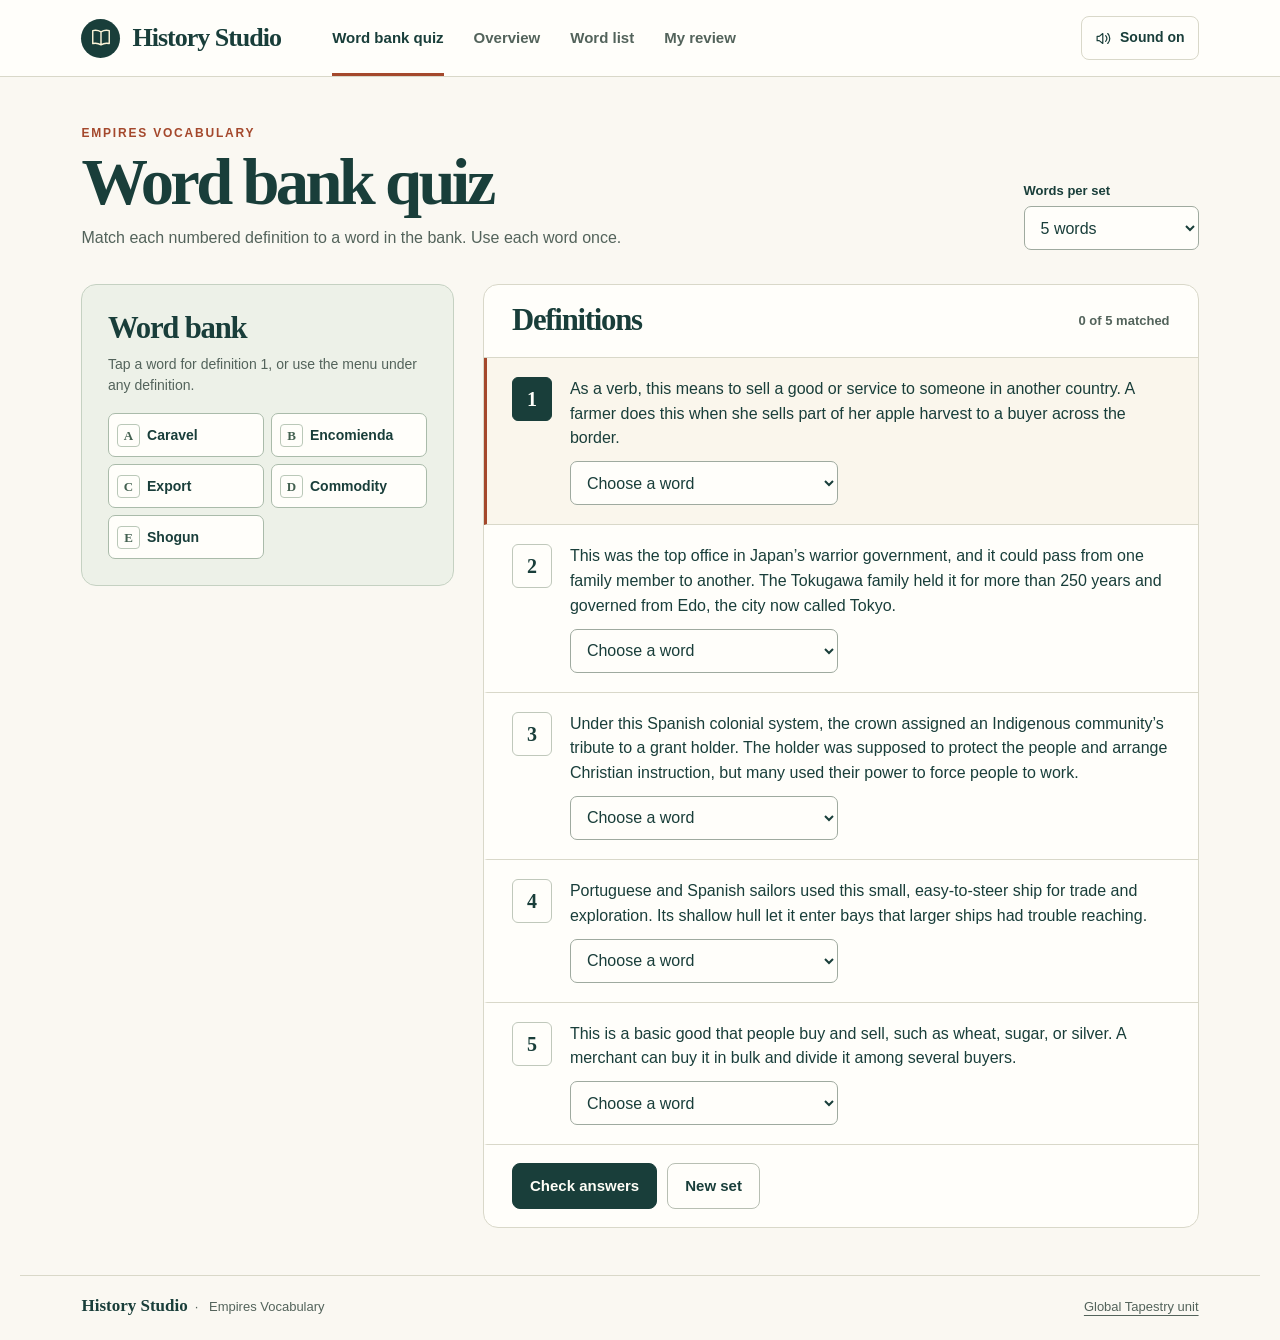
<file: history/empires/index.html>
<!doctype html>
<html lang="en">
<head>
  <meta charset="utf-8">
  <meta name="viewport" content="width=device-width,initial-scale=1,viewport-fit=cover">
  <meta name="theme-color" content="#193f3b">
  <meta name="description" content="Match numbered definitions to a shared word bank. Practice all 20 Empires vocabulary terms with three different definitions for each word.">
  <title>Empires Vocabulary · History Studio</title>
  <link rel="icon" href="../icon-192.png">
  <link rel="apple-touch-icon" href="../icon-192.png">
  <link rel="manifest" href="manifest.webmanifest">
  <link rel="stylesheet" href="style.css">
  <script defer src="core.js"></script>
  <script defer src="terms.js"></script>
  <script defer src="matching.js"></script>
  <script defer src="practice.js"></script>
  <script defer src="app.js"></script>
</head>
<body>
  <a class="skip" href="#main">Skip to study area</a>
  <header class="topbar">
    <div class="top-inner">
      <a href="#overview" class="brand" aria-label="History Studio, Empires overview"><span class="brand-icon" data-icon="book"></span><span>History Studio</span></a>
      <nav aria-label="Empires unit">
        <a href="#matching" data-nav="matching">Word bank quiz</a>
        <a href="#overview" data-nav="overview">Overview</a>
        <a href="#vocabulary" data-nav="vocabulary">Word list</a>
        <a href="#review" data-nav="review">My review <span id="review-nav-count"></span></a>
      </nav>
      <button id="sound" class="sound" aria-label="Turn quiz sounds off" title="Quiz feedback sound" aria-pressed="true"><span data-icon="sound"></span><span class="sound-label">Sound on</span></button>
    </div>
  </header>
  <main id="main" tabindex="-1">
    <p id="storage-note" class="storage" role="status" hidden>Your browser couldn’t save this session. You can keep studying while this tab is open.</p>
    <div id="matching-view" hidden></div>
    <div id="overview-view" hidden></div>
    <div id="library-view" hidden></div>
    <div id="review-view" hidden></div>
    <div id="practice-view" class="panel" hidden></div>
  </main>
  <footer><div><span class="foot-brand">History Studio</span><span class="dot">·</span> Empires Vocabulary</div><a href="../">Global Tapestry unit</a></footer>
  <div id="status" class="sr" role="status" aria-live="polite"></div>
  <noscript><p>Please enable JavaScript to open the vocabulary and practice activities.</p></noscript>
</body>
</html>
</file>
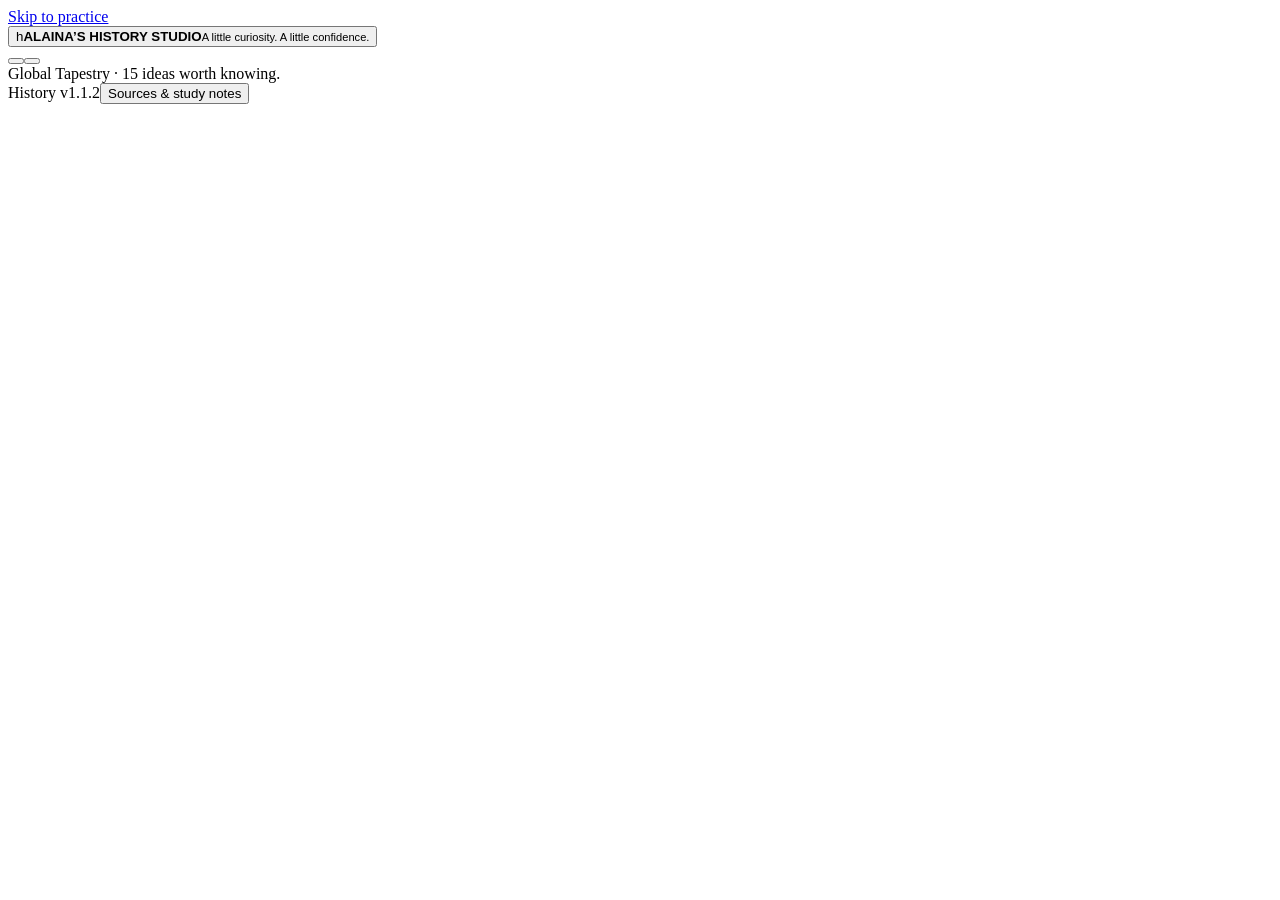
<file: history-src/shell.html>
<!doctype html>
<html lang="en"><head><meta charset="utf-8"><meta name="viewport" content="width=device-width,initial-scale=1,viewport-fit=cover"><meta name="app-version" content="1.1.2"><meta name="theme-color" content="#173b3d"><meta name="description" content="Alaina’s independent Global Tapestry history practice: 15 terms, flashcards, meaning quizzes, recall and listening."><meta name="apple-mobile-web-app-title" content="Alaina’s History"><meta name="apple-mobile-web-app-capable" content="yes"><title>Alaina’s History Studio</title><link rel="manifest" href="./manifest.webmanifest"><link rel="icon" href="./icon-192.png"><link rel="apple-touch-icon" href="./icon-192.png"><style>/*__STYLE__*/</style></head><body>
<a class="skip-link" href="#main">Skip to practice</a><header><button class="brand" data-action="home" aria-label="Alaina’s History Studio home"><span class="seal" aria-hidden="true">h</span><span><strong>ALAINA’S HISTORY STUDIO</strong><small>A little curiosity. A little confidence.</small></span></button><nav class="header-actions" aria-label="App controls"><button class="icon-button" id="words" data-action="library" aria-label="Browse all terms"></button><button class="icon-button" id="settings" data-action="settings" aria-label="Settings"></button></nav></header>
<p class="storage-warning" id="storage-warning" role="status" hidden>This browser is not saving progress. Practice still works, but a reload may lose your results.</p><main id="main" tabindex="-1"></main><footer><span>Global Tapestry · 15 ideas worth knowing.<br><span id="version">History v1.1.2</span></span><button data-action="about">Sources & study notes</button></footer><div class="sr-only" id="announcer" role="status" aria-live="polite"></div><div class="toast" id="toast" role="status" hidden></div><dialog id="modal" aria-labelledby="modal-title"></dialog><noscript><p style="padding:30px">Please enable JavaScript to use History Studio.</p></noscript><script id="history-data" type="application/json">__DATA__</script><script>/*__CORE__*/</script><script>/*__APP__*/</script></body></html>
</file>
<file: history/empires/style.css>
:root {
  color-scheme: light;
  --ink:#193e3a; --soft:#53635b; --paper:#faf8f2; --white:#fffefa;
  --line:#d9d8c9; --rust:#a4482c; --green:#e5ede4; --tint:#f0eadb;
  --serif:Georgia,'Times New Roman',serif; --sans:-apple-system,BlinkMacSystemFont,'Segoe UI',sans-serif;
}
*{box-sizing:border-box}
body{margin:0;color:var(--ink);background:var(--paper);font:16px/1.55 var(--sans);-webkit-text-size-adjust:100%}
a{color:inherit;text-underline-offset:4px} button,input{font:inherit;color:inherit} button,a{touch-action:manipulation}
button{cursor:pointer} button:disabled{cursor:default} button{border:0} h1,h2,h3,p,figure{margin:0}
[hidden]{display:none!important} :focus-visible{outline:3px solid #bb562f;outline-offset:4px}
.sr,.skip:not(:focus){position:absolute;width:1px;height:1px;overflow:hidden;clip-path:inset(50%);white-space:nowrap}
.skip:focus{position:fixed;top:5px;left:6px;padding:12px;background:white;z-index:5}
.glyph{width:21px;height:21px;flex:none;vertical-align:middle}
.topbar{border-bottom:1px solid var(--line);background:var(--white)}
.top-inner,main,footer{max-width:1240px;margin:auto;padding-inline:clamp(20px,4.8vw,66px)}
.top-inner{min-height:76px;display:flex;align-items:center;gap:clamp(18px,4vw,62px)}
.brand{display:inline-flex;align-items:center;gap:12px;font:700 26px/1.1 var(--serif);letter-spacing:-1px;text-decoration:none;white-space:nowrap}
.brand-icon{width:39px;height:39px;display:grid;place-items:center;background:var(--ink);border-radius:50%;color:#fff6d9}
.brand-icon .glyph{width:22px;height:22px;stroke-width:1.55}
.top-inner nav{display:flex;align-self:stretch;gap:30px}
.top-inner nav a{font-size:15px;display:flex;align-items:center;gap:6px;text-decoration:none;position:relative;color:var(--soft);font-weight:600}
.top-inner nav a[aria-current]{color:var(--ink)}
.top-inner nav a[aria-current]::after{position:absolute;content:'';height:3px;background:var(--rust);bottom:0;left:0;right:0}
#review-nav-count:not(:empty){background:var(--green);font-size:12px;border-radius:1em;padding:0 6px}
.sound,.icon-button{background:transparent;border:1px solid var(--line);border-radius:8px;display:inline-flex;align-items:center;justify-content:center;gap:8px;min-height:44px}
.sound{margin-left:auto;padding:7px 13px;font-size:14px;font-weight:600}.sound .glyph{width:17px}
main{min-height:calc(100vh - 170px);outline:none}
main:focus-visible{outline:none}
.crumb{display:flex;gap:8px;align-items:center;font-size:13px;line-height:1.4;color:var(--soft);padding:23px 0 18px}
.crumb a{text-decoration:none}.crumb .glyph{width:13px;height:13px;color:#81877d}.crumb span{color:var(--ink)}
.hero{border:1px solid #cfc9b4;border-radius:20px;overflow:hidden;display:grid;grid-template-columns:1fr 1.04fr;background:#f1ecde}
.hero-copy{padding:clamp(27px,3.7vw,53px);align-self:center}
.eyebrow{font:700 12px/1.4 var(--sans);letter-spacing:1.8px;text-transform:uppercase;color:var(--rust);display:flex;align-items:center;gap:10px}
.rule{display:inline-block;width:30px;height:2px;background:var(--rust)}
h1,h2{font-family:var(--serif);font-weight:600}
.hero h1{font-size:clamp(55px,5.8vw,83px);line-height:.99;letter-spacing:-.052em;margin:18px 0 16px}
.hero h1 em{font-weight:400;color:#8c472e;letter-spacing:-.063em}
.hero-copy>p{font-size:clamp(16px,1.22vw,18px);color:#43564a;max-width:440px;line-height:1.6}
.hero-figure{position:relative;min-height:320px;isolation:isolate;overflow:hidden;background:#e8c99c}
.hero-figure img{position:absolute;width:100%;height:100%;object-fit:cover;object-position:center 54%;display:block}
.hero-figure figcaption{position:absolute;left:16px;bottom:15px;padding:5px 10px;background:#faf4e5ed;color:#284139;border:1px solid #69573624;border-radius:4px;font:italic 14px/1.3 var(--serif)}
.hero-figure figcaption span{padding:0 3px}
.actions,.practice-actions,.practice-controls{display:flex;flex-wrap:wrap;gap:10px;align-items:center}
.actions{margin-top:25px}
.primary,.secondary,.practice-choice{min-height:46px;padding:10px 17px;border-radius:8px;display:inline-flex;align-items:center;justify-content:center;gap:9px;text-decoration:none;font-size:15px;font-weight:650;line-height:1.35}
.primary{background:var(--ink);border:1px solid var(--ink);color:#fffef7}
.secondary{background:var(--white);border:1px solid #b8bfb3;color:var(--ink)}
.primary:hover{background:#2a5048}.secondary:hover,.icon-button:hover,.sound:hover{background:#f1f1e7}
.section-title,.review-head,.entry-head,.practice-top,.resume-box,.progress-card,footer{display:flex;align-items:center;gap:18px;justify-content:space-between}
.section-title h2,.progress-card h2{font-size:clamp(27px,2.55vw,36px);line-height:1.2;letter-spacing:-.045em}
.section-title>span{font-size:14px;color:var(--soft)}
.practice-section{margin:34px 0 24px}
.modes{display:grid;grid-template-columns:repeat(5,minmax(0,1fr));gap:12px;margin-top:17px}
.mode-card{display:flex;flex-direction:column;align-items:flex-start;border:1px solid var(--line);border-radius:12px;background:var(--white);padding:18px 17px;text-decoration:none;transition:border-color .15s,transform .15s}
.mode-card:hover{border-color:#7d948b;transform:translateY(-2px)}
.mode-icon{height:39px;width:39px;border-radius:10px;display:inline-grid;place-items:center;color:var(--ink);background:#e0ebe3}
.mode-card:nth-child(2) .mode-icon{background:#ede4d5;color:#7c5832}
.mode-card:nth-child(3) .mode-icon{background:#f3e2d7;color:#98472b}
.mode-card:nth-child(4) .mode-icon{background:#e3e9ee;color:#3f6377}
.mode-card:nth-child(5) .mode-icon{background:#e7e4ed;color:#665879}
.mode-card strong{font:600 22px/1.15 var(--serif);letter-spacing:-.04em;margin:15px 0 7px}
.mode-copy{color:var(--soft);font-size:14px;line-height:1.5}
.progress-card,.resume-box{border-radius:12px;padding:20px 24px;background:#e9eee5;border:1px solid #d0d9cc;margin:20px 0 32px}
.progress-card .eyebrow{color:#526652;font-size:11px}.progress-card h2{font-size:24px;margin:4px 0 7px}
.progress-card>div{width:min(100%,410px)}progress{width:100%;height:7px;border:none;overflow:hidden;border-radius:8px;accent-color:var(--ink);background:#ced7c9}
progress::-webkit-progress-bar{background:#ced7c9;border-radius:8px}progress::-webkit-progress-value{background:#346455;border-radius:8px}
progress::-moz-progress-bar{background:#346455}
.resume-box{background:#f2eadb;margin-bottom:16px}.resume-box p,.storage{font-size:14px;color:var(--soft)}
.storage{background:#fbe9da;color:#6f3326;padding:10px;margin:12px 0}
footer{color:var(--soft);font-size:13px;border-top:1px solid var(--line);padding-top:20px;padding-bottom:22px;margin-top:35px}
.foot-brand{font:600 17px var(--serif);color:var(--ink)}.dot{margin:0 7px}
.page-title{margin:8px 0 27px}.page-title h1{font-size:clamp(39px,5vw,64px);line-height:1.08;letter-spacing:-.055em;margin:7px 0 12px}
.page-title p,.review-grid p,.empty p{color:var(--soft)}
.notebook{display:grid;grid-template-columns:minmax(210px,.42fr) minmax(0,1fr);gap:22px;align-items:start}
.index,.entry,.empty,.review-grid article,.practice-card{border:1px solid var(--line);border-radius:15px;background:var(--white)}
.index{padding:15px;position:sticky;top:12px}
.search-box{display:flex;align-items:center;border:1px solid #b6c0b2;border-radius:8px;padding:0 10px;gap:8px}
.search-box .glyph{width:17px;color:var(--soft)}.search-box input{min-width:0;width:100%;border:0;background:none;padding:12px 0;font-size:15px}
.search-box:focus-within{outline:2px solid var(--rust)}.search-box input:focus{outline:0}
.list-count{color:var(--soft);font-size:13px;margin:13px 4px 6px}
#term-list{max-height:60vh;overflow-y:auto;display:grid;scrollbar-width:thin}
#term-list a{padding:9px 10px;display:flex;align-items:center;justify-content:space-between;min-height:40px;font-size:15px;border-radius:6px;text-decoration:none}
#term-list a[aria-current]{background:var(--green);font-weight:700}#term-list a:hover{background:#f1f1e7}
#term-list .glyph{width:14px;height:14px}
.entry{padding:clamp(20px,3vw,34px)}.entry-head{align-items:start;margin-bottom:19px}
.entry-head h2{font-size:clamp(33px,4.5vw,53px);line-height:1.05;letter-spacing:-.05em}.entry-head .eyebrow{font-size:11px;margin-bottom:7px}
.entry-tools{display:flex;gap:6px}.icon-button{width:42px;height:44px;flex:none;background:var(--white)}.icon-button[aria-pressed=true]{background:var(--green)}
.icon-button[aria-pressed=true] .glyph{fill:#2b544a;color:#2b544a}
.entry h3{font:600 22px/1.25 var(--serif);letter-spacing:-.03em;margin:21px 0 10px}
.definition-list{display:grid;gap:11px}.definition-list>div{border-left:3px solid #d4d7c7;padding-left:14px}
.definition-list b{color:#55634d;font-size:13px}.definition-list p,.entry .example,.draw-area p{font-size:16px;line-height:1.65}
.entry .example,.practice-card blockquote{border-left:3px solid #c48a5c;background:#f6f0e3;padding:12px 15px}
.draw-area{display:grid;grid-template-columns:minmax(0,.92fr) minmax(0,1.12fr);gap:20px;align-items:center;margin-top:24px}
.draw-area figure,.practice-sketch .sketch{border:1px dashed #b2beb1;border-radius:10px;background:#f1f4ea}
.sketch{max-width:100%;width:100%;display:block;height:auto;aspect-ratio:260/140}
.draw-area h3{font-size:19px;margin:10px 0 4px}.draw-area p{font-size:15px}.situations{border-top:1px solid var(--line);margin-top:24px;padding-top:16px}
.situations summary{cursor:pointer;font-weight:650;padding:4px 0}.situations li{margin-bottom:8px}
.stepper{display:flex;justify-content:space-between;margin-top:21px;border-top:1px solid var(--line);padding-top:13px}
.stepper a{display:flex;align-items:center;gap:4px;text-decoration:none;font-weight:600;min-height:40px;font-size:14px}
.stepper .glyph{width:15px;height:15px}.empty{padding:32px;max-width:760px}.empty h2{font-size:30px;letter-spacing:-.03em;margin:10px 0}.empty p{margin:7px 0 17px}
.review-grid{display:grid;grid-template-columns:1fr 1fr;gap:14px;margin-top:18px}.review-grid article{padding:20px}.review-head{margin-bottom:10px}.review-head>a{font:600 24px var(--serif)}.small-link{background:none;text-decoration:underline;min-height:44px}
#practice-view{max-width:820px;margin:32px auto 46px;min-height:60vh}.practice-top{align-items:center;margin-bottom:20px}.practice-top h2{font:600 clamp(32px,4.5vw,53px)/1.1 var(--serif);letter-spacing:-.05em}
.practice-card{padding:clamp(21px,4vw,42px)}.practice-card h3{font:600 clamp(25px,3vw,36px)/1.22 var(--serif);letter-spacing:-.035em;margin:18px 0 12px}
.practice-card h3:first-child{margin-top:0}.practice-card p{margin:8px 0 12px}.practice-card blockquote{margin:16px 0}
.practice-controls{margin:16px 0}.practice-controls button[aria-pressed=true],.practice-choice.is-selected{background:var(--green);border-color:var(--ink);box-shadow:inset 0 0 0 1px var(--ink)}
.practice-actions{margin-top:22px}.practice-choices{display:grid;grid-template-columns:1fr 1fr;gap:12px;margin:22px 0}
.practice-choice{border:1px solid #aebbae;background:#f8f9f2;justify-content:flex-start;text-align:left;min-height:55px}
.practice-choices .is-correct,.practice-feedback.is-correct{border-color:#47725d;background:#e6f1e6}
.practice-choices .is-incorrect,.practice-feedback.is-incorrect{border-color:#ae6753;background:#f9eae3}
.practice-feedback{padding:16px 18px;background:#f5f2e8;border:1px solid var(--line);border-radius:10px;margin-top:16px}
.practice-feedback p:last-child{margin-bottom:0}.practice-note{color:var(--soft)}.practice-stats{display:flex;align-items:center;gap:15px;margin:12px 0;font-size:14px;color:var(--soft)}
.practice-stats progress{max-width:250px}.practice-sketch .sketch{max-width:310px}
#practice-form label{font-size:14px;font-weight:600;display:block;margin:18px 0 6px}
#practice-form input{width:100%;border:1px solid #acb8a8;border-radius:8px;padding:12px;background:var(--paper);font-size:17px}
#practice-error{color:var(--rust)}.practice-review li{margin-bottom:9px}
@media(max-width:940px){.modes{grid-template-columns:repeat(3,minmax(0,1fr))}.hero-copy{padding:29px}.hero{grid-template-columns:1.04fr 1fr}.hero h1{font-size:61px}.top-inner{gap:26px}.top-inner nav{gap:19px}.mode-card strong{font-size:22px}}
@media(max-width:750px){.top-inner{flex-wrap:wrap;min-height:0;gap:0 12px;padding-top:12px}.brand{font-size:24px}.brand-icon{width:35px;height:35px}.top-inner nav{order:3;width:100%;height:42px;gap:23px}.sound{min-height:38px}.hero{grid-template-columns:1fr}.hero-copy{padding:24px}.hero h1{font-size:61px;margin:12px 0}.hero h1 br{display:none}.hero h1 em:before{content:' '}.hero-copy>p{max-width:550px}.hero-figure{min-height:0;height:clamp(185px,40vw,270px)}.hero-figure img{object-position:50% 66%}.crumb{padding:17px 0 13px}.actions{margin-top:17px}.notebook{grid-template-columns:1fr}.index{position:static}#term-list{display:flex;overflow-x:auto;white-space:nowrap;padding-bottom:3px;gap:5px}#term-list a{background:#f2f2e8;border:1px solid var(--line)}#term-list a[aria-current]{background:var(--green);border-color:#799383}#entry-wrap{scroll-margin-top:12px}.modes{grid-template-columns:repeat(2,minmax(0,1fr))}.draw-area{grid-template-columns:1fr}.draw-area figure{max-width:340px}.review-grid{grid-template-columns:1fr}.progress-card{padding:18px;align-items:flex-start}.practice-section{margin-top:25px}}
@media(max-width:490px){.top-inner,main,footer{padding-inline:16px}.hero{border-radius:14px}.hero-copy{padding:20px}.hero h1{font-size:50px}.hero h1 br{display:block}.hero h1 em:before{content:none}.primary,.secondary{padding:10px 13px}.hero-figure{height:180px}.modes{gap:9px}.mode-card{padding:14px}.mode-card strong{font-size:20px}.mode-copy{font-size:14px}.section-title>span{font-size:13px}.section-title h2{font-size:28px}.progress-card,.resume-box{flex-direction:column;align-items:stretch;gap:13px}.section-title:has(button){align-items:flex-start;flex-direction:column}.practice-choices{grid-template-columns:1fr}.practice-card{padding:17px}.practice-top{gap:10px}.practice-top h2{font-size:30px}.practice-top .secondary{font-size:13px}.entry-head{gap:8px}.entry-tools{gap:3px}.entry-head h2{font-size:33px}.icon-button{width:36px}.hero-figure figcaption{font-size:12px}.review-head{gap:6px}footer{align-items:flex-start;flex-wrap:wrap;gap:7px}}
@media(prefers-reduced-motion:reduce){*{scroll-behavior:auto!important;transition:none!important}.mode-card:hover{transform:none}}

/* Matching worksheet */
#matching-view {
  padding-block: clamp(24px, 4vw, 48px) 12px;
}
.match-heading {
  display: flex;
  align-items: end;
  justify-content: space-between;
  gap: 20px;
  margin-bottom: clamp(22px, 3vw, 34px);
}
.match-heading h1 {
  margin: 6px 0 10px;
  font-size: clamp(42px, 5.2vw, 68px);
  line-height: 1.02;
  letter-spacing: -.055em;
}
.match-heading p, .match-bank-panel > p { color: var(--soft); }
.match-size {
  flex: none;
  display: grid;
  gap: 5px;
}
.match-size label {
  font-weight: 650;
  font-size: 13px;
}
.match-size select, .match-select {
  max-width: 100%;
  min-height: 44px;
  border: 1px solid #9faa9f;
  border-radius: 7px;
  background: var(--white);
  color: var(--ink);
  padding: 7px 12px;
  font: 500 16px/1.4 var(--sans);
  cursor: pointer;
}
.match-select {
  display: block;
  width: min(100%, 268px);
  margin-top: 10px;
}
.match-select:disabled {
  opacity: 1;
  background: var(--paper);
  color: var(--soft);
  -webkit-text-fill-color: var(--soft);
  cursor: default;
}
.match-layout {
  display: grid;
  grid-template-columns: minmax(225px, .52fr) minmax(0, 1fr);
  align-items: start;
  gap: clamp(18px, 2.3vw, 30px);
}
.match-bank-panel, .match-sheet {
  min-width: 0;
  border: 1px solid var(--line);
  border-radius: 15px;
}
.match-bank-panel {
  position: sticky;
  top: 16px;
  padding: clamp(17px, 2vw, 26px);
  background: #edf1e8;
  border-color: #c5d1c2;
}
.match-bank-panel h2, .match-sheet h2 {
  font-size: clamp(25px, 2.4vw, 33px);
  line-height: 1.15;
  letter-spacing: -.04em;
}
.match-bank-panel > p {
  margin: 8px 0 17px;
  font-size: 14px;
  line-height: 1.5;
}
.match-bank {
  display: grid;
  grid-template-columns: repeat(auto-fit, minmax(min(132px,100%), 1fr));
  gap: 7px;
}
.match-word {
  display: flex;
  align-items: center;
  gap: 7px;
  min-width: 0;
  min-height: 44px;
  padding: 5px 8px;
  background: var(--white);
  border: 1px solid #aabbaa;
  border-radius: 7px;
  font-size: 14px;
  font-weight: 620;
  line-height: 1.25;
  text-align: left;
}
.match-letter {
  display: grid;
  place-items: center;
  flex: none;
  width: 23px;
  height: 23px;
  border: 1px solid #bac8b8;
  border-radius: 4px;
  color: #436050;
  font: 700 13px/1 var(--serif);
}
.match-word-name { overflow-wrap: anywhere; }
.match-word.used { background: #dde6da; border-style: dashed; }
.match-word.used .match-letter {
  border-color: var(--ink);
  background: var(--ink);
  color: white;
}
@media (hover: hover) {
  .match-word:not(:disabled):hover, .match-number:not(:disabled):hover {
    border-color: var(--ink);
    background: #e0e9dc;
  }
}
.match-sheet { background: var(--white); }
.match-sheet-head, .match-actions {
  display: flex;
  align-items: center;
  flex-wrap: wrap;
  gap: 10px;
  padding: 18px clamp(16px, 2.25vw, 28px);
}
.match-sheet-head {
  justify-content: space-between;
  border-bottom: 1px solid var(--line);
}
#match-count {
  font-size: 13px;
  font-weight: 650;
  color: var(--soft);
  font-variant-numeric: tabular-nums;
}
#match-questions { margin: 0; padding: 0; list-style: none; }
.match-row {
  display: flex;
  align-items: start;
  gap: clamp(10px, 1.4vw, 18px);
  padding: 19px clamp(13px, 2vw, 25px);
  border-inline-start: 3px solid transparent;
  border-bottom: 1px solid var(--line);
}
.match-row.active { border-inline-start-color: var(--rust); background: #faf6ec; }
.match-number {
  flex: none;
  display: grid;
  place-items: center;
  min-width: 40px;
  min-height: 44px;
  padding: 3px 5px;
  background: transparent;
  border: 1px solid #c0c8bb;
  border-radius: 6px;
  font: 600 20px/1 var(--serif);
}
.match-row.active .match-number { background: var(--ink); border-color: var(--ink); color: var(--white); }
.match-row-body { flex: 1; min-width: 0; }
.match-definition {
  display: block;
  font-size: 16px;
  line-height: 1.55;
  color: var(--ink);
}
.match-row.correct { border-inline-start-color: #53775c; }
.match-row.incorrect { border-inline-start-color: var(--rust); background: #fcf3ec; }
.match-answer { margin-top: 8px; color: #315c43; font-size: 14px; }
.match-row.incorrect .match-answer { color: #813b26; }
#match-message:not(:empty) {
  margin: 15px clamp(14px, 2vw, 27px) 0;
  color: var(--soft);
  font-size: 14px;
}
.match-result, .match-reset {
  padding: 15px 18px;
  border: 1px solid #c0cebd;
  border-radius: 9px;
  background: var(--green);
}
.match-result { margin: 16px clamp(14px, 2vw, 25px); }
.match-result strong { font: 600 23px/1.25 var(--serif); }
.match-result p { margin-top: 3px; }
.match-reset {
  display: flex;
  align-items: center;
  flex-wrap: wrap;
  gap: 9px;
  margin-bottom: 18px;
  border-color: #d2b89b;
  background: #f7ecdb;
}
.match-reset p { flex: 1 1 260px; }
.notebook-quiz { margin-top: 15px; }
@media (min-width: 761px) {
  .match-bank-panel {
    max-height: calc(100vh - 32px);
    overflow-y: auto;
    scrollbar-width: thin;
  }
}
@media (max-width: 760px) {
  .match-heading { align-items: start; }
  .match-layout { grid-template-columns: 1fr; gap: 16px; }
  .match-bank-panel { position: static; }
  .match-bank-panel > p { margin: 5px 0 12px; }
  .match-bank { grid-template-columns: repeat(auto-fit, minmax(min(138px, 100%), 1fr)); }
}
@media (max-width: 490px) {
  .match-heading { flex-direction: column; gap: 14px; margin-bottom: 18px; }
  .match-size { display: flex; align-items: center; gap: 10px; }
  .match-bank-panel { padding: 15px; }
  .match-bank { grid-template-columns: repeat(2, minmax(0, 1fr)); }
  .match-row { gap: 9px; padding: 15px 11px 16px 8px; }
  .match-number { min-width: 35px; font-size: 18px; }
  .match-select { width: 100%; }
  .top-inner nav {
    display: grid;
    grid-template-columns: minmax(0, 1.25fr) repeat(2, minmax(0, 1fr)) minmax(0, 1.2fr);
    height: auto;
    min-height: 44px;
    gap: 3px;
  }
  .top-inner nav a {
    min-width: 0;
    flex-wrap: wrap;
    justify-content: center;
    align-content: center;
    gap: 1px 3px;
    padding-block: 5px;
    font-size: clamp(12px, 3.4vw, 14px);
    line-height: 1.2;
    text-align: center;
  }
  #review-nav-count:not(:empty) { font-size: 11px; padding: 1px 4px; }
}
</file>
